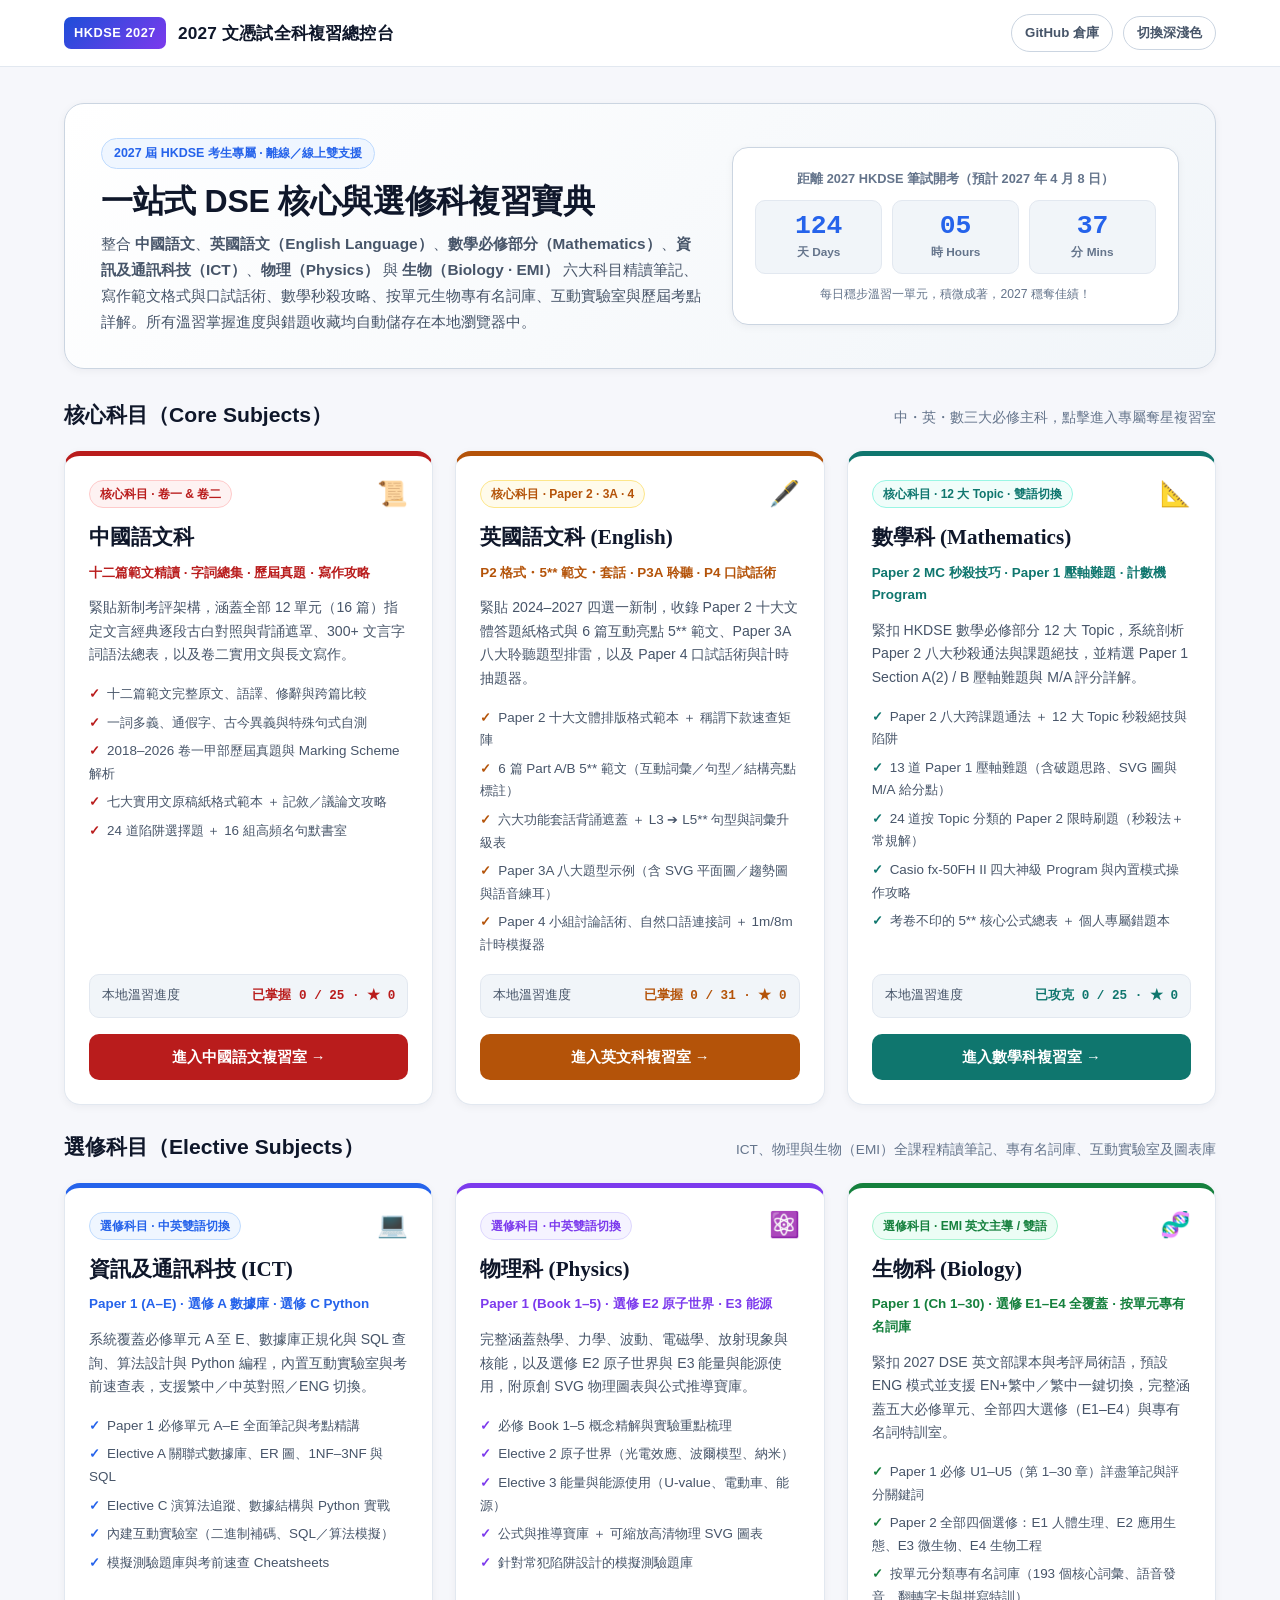
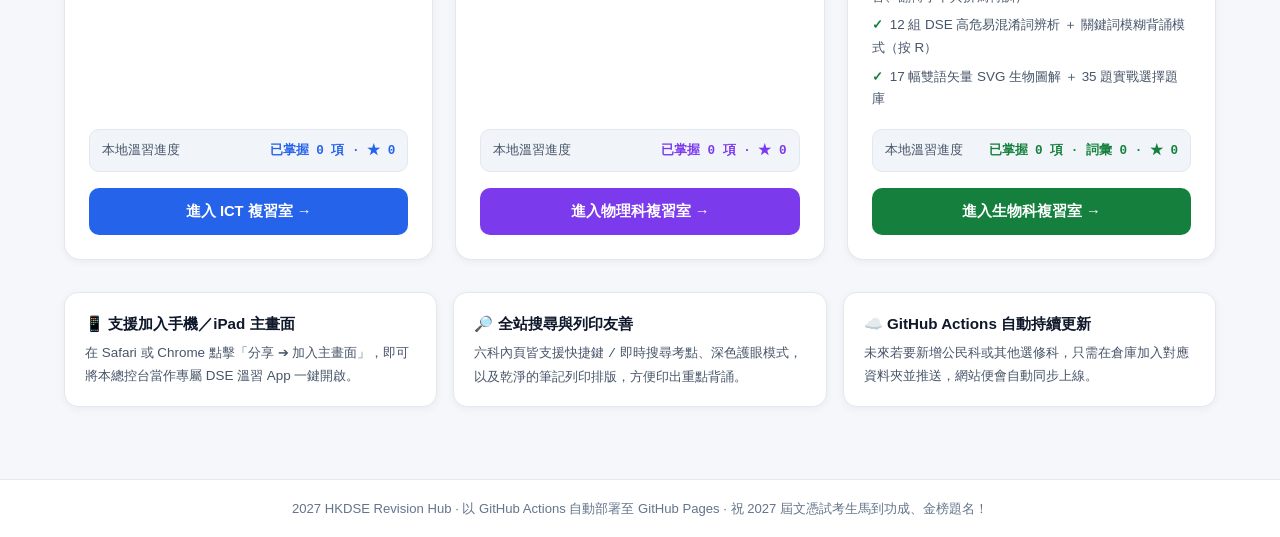
<file: index.html>
<!DOCTYPE html>
<html lang="zh-Hant" data-theme="light">
<head>
  <meta charset="UTF-8" />
  <meta name="viewport" content="width=device-width, initial-scale=1.0" />
  <title>2027 HKDSE 複習總控台 | 中國語文 · 英國語文 · 數學必修 · ICT · 物理 Physics · 生物 Biology</title>
  <style>
    :root {
      --bg: #f6f7fb;
      --surface: #ffffff;
      --surface-soft: #f1f5f9;
      --text: #0f172a;
      --text-secondary: #475569;
      --text-muted: #64748b;
      --border: #e2e8f0;
      --border-strong: #cbd5e1;

      --chi: #b91c1c;
      --chi-soft: #fef2f2;
      --chi-border: #fecaca;

      --eng: #b45309;
      --eng-soft: #fffbeb;
      --eng-border: #fde68a;

      --ict: #2563eb;
      --ict-soft: #eff6ff;
      --ict-border: #bfdbfe;

      --phy: #7c3aed;
      --phy-soft: #f5f3ff;
      --phy-border: #ddd6fe;

      --math: #0f766e;
      --math-soft: #f0fdfa;
      --math-border: #99f6e4;

      --bio: #15803d;
      --bio-soft: #ecfdf5;
      --bio-border: #a7f3d0;

      --emerald: #059669;
      --emerald-soft: #ecfdf5;

      --shadow-sm: 0 2px 8px rgba(15, 23, 42, 0.05);
      --shadow-md: 0 10px 28px rgba(15, 23, 42, 0.08);
      --shadow-lg: 0 18px 40px rgba(15, 23, 42, 0.12);

      --font-sans: "PingFang TC", "Hiragino Sans CNS", "Noto Sans TC", "Microsoft JhengHei", -apple-system, BlinkMacSystemFont, sans-serif;
      --font-serif: "Songti TC", "STSong", "Noto Serif TC", Georgia, serif;
      --font-mono: "JetBrains Mono", "SF Mono", Menlo, Consolas, monospace;
    }

    [data-theme="dark"] {
      --bg: #0b1120;
      --surface: #111827;
      --surface-soft: #1e293b;
      --text: #f8fafc;
      --text-secondary: #cbd5e1;
      --text-muted: #94a3b8;
      --border: #1e293b;
      --border-strong: #334155;

      --chi: #f87171;
      --chi-soft: rgba(185, 28, 28, 0.18);
      --chi-border: rgba(248, 113, 113, 0.35);

      --eng: #fbbf24;
      --eng-soft: rgba(217, 119, 6, 0.2);
      --eng-border: rgba(251, 191, 36, 0.38);

      --ict: #60a5fa;
      --ict-soft: rgba(37, 99, 235, 0.18);
      --ict-border: rgba(96, 165, 250, 0.35);

      --phy: #a78bfa;
      --phy-soft: rgba(124, 58, 237, 0.18);
      --phy-border: rgba(167, 139, 250, 0.35);

      --math: #2dd4bf;
      --math-soft: rgba(15, 118, 110, 0.2);
      --math-border: rgba(45, 212, 191, 0.35);

      --bio: #4ade80;
      --bio-soft: rgba(22, 163, 74, 0.18);
      --bio-border: rgba(74, 222, 128, 0.35);

      --emerald: #34d399;
      --emerald-soft: rgba(5, 150, 105, 0.18);
    }

    *, *::before, *::after { box-sizing: border-box; }
    body {
      margin: 0;
      font-family: var(--font-sans);
      background: var(--bg);
      color: var(--text);
      line-height: 1.68;
      min-height: 100vh;
      display: flex;
      flex-direction: column;
    }

    a { text-decoration: none; color: inherit; }

    /* Top Bar */
    .topbar {
      position: sticky;
      top: 0;
      z-index: 50;
      background: var(--surface);
      border-bottom: 1px solid var(--border);
      backdrop-filter: blur(10px);
    }
    .topbar-inner {
      max-width: 1200px;
      margin: 0 auto;
      padding: 14px 24px;
      display: flex;
      align-items: center;
      justify-content: space-between;
      gap: 16px;
    }
    .brand {
      display: flex;
      align-items: center;
      gap: 12px;
    }
    .brand-badge {
      background: linear-gradient(135deg, #1d4ed8, #7c3aed);
      color: #fff;
      font-weight: 800;
      font-size: 0.8rem;
      padding: 5px 10px;
      border-radius: 7px;
      letter-spacing: 0.04em;
    }
    .brand-title {
      font-weight: 800;
      font-size: 1.08rem;
      letter-spacing: 0.01em;
    }
    .topbar-actions {
      display: flex;
      align-items: center;
      gap: 10px;
    }
    .pill-btn {
      display: inline-flex;
      align-items: center;
      gap: 6px;
      padding: 7px 13px;
      border-radius: 999px;
      border: 1px solid var(--border-strong);
      background: var(--surface);
      color: var(--text-secondary);
      font-size: 0.83rem;
      font-weight: 600;
      cursor: pointer;
      transition: all 0.16s ease;
    }
    .pill-btn:hover {
      background: var(--surface-soft);
      color: var(--text);
    }

    /* Main Container */
    .container {
      max-width: 1200px;
      width: 100%;
      margin: 0 auto;
      padding: 36px 24px 72px;
      flex: 1;
    }

    /* Hero Banner */
    .hero {
      background: linear-gradient(135deg, var(--surface) 0%, var(--surface-soft) 100%);
      border: 1px solid var(--border-strong);
      border-radius: 20px;
      padding: 34px 36px;
      margin-bottom: 28px;
      box-shadow: var(--shadow-sm);
      display: grid;
      grid-template-columns: 1.35fr 1fr;
      gap: 28px;
      align-items: center;
    }
    .hero-eyebrow {
      display: inline-flex;
      align-items: center;
      gap: 7px;
      font-size: 0.78rem;
      font-weight: 700;
      color: var(--ict);
      background: var(--ict-soft);
      border: 1px solid var(--ict-border);
      padding: 4px 12px;
      border-radius: 999px;
      margin-bottom: 12px;
    }
    .hero h1 {
      margin: 0 0 10px;
      font-size: 2rem;
      line-height: 1.25;
      font-weight: 900;
      letter-spacing: -0.01em;
    }
    .hero p {
      margin: 0;
      color: var(--text-secondary);
      font-size: 0.96rem;
    }

    /* Countdown Box */
    .countdown-card {
      background: var(--surface);
      border: 1px solid var(--border-strong);
      border-radius: 16px;
      padding: 20px 22px;
      box-shadow: var(--shadow-sm);
      text-align: center;
    }
    .countdown-label {
      font-size: 0.8rem;
      font-weight: 700;
      color: var(--text-muted);
      margin-bottom: 10px;
    }
    .countdown-grid {
      display: grid;
      grid-template-columns: repeat(3, 1fr);
      gap: 10px;
    }
    .cd-unit {
      background: var(--surface-soft);
      border: 1px solid var(--border);
      border-radius: 10px;
      padding: 10px 6px;
    }
    .cd-num {
      font-family: var(--font-mono);
      font-size: 1.65rem;
      font-weight: 800;
      color: var(--ict);
      line-height: 1.15;
    }
    .cd-cap {
      font-size: 0.74rem;
      color: var(--text-muted);
      margin-top: 2px;
      font-weight: 600;
    }
    .countdown-note {
      margin-top: 10px;
      font-size: 0.76rem;
      color: var(--text-muted);
    }

    /* Subject Cards Grid */
    .section-head {
      display: flex;
      align-items: baseline;
      justify-content: space-between;
      flex-wrap: wrap;
      gap: 10px;
      margin: 8px 0 18px;
    }
    .section-head h2 {
      margin: 0;
      font-size: 1.32rem;
      font-weight: 800;
    }
    .section-head span {
      font-size: 0.85rem;
      color: var(--text-muted);
    }

    .subjects-grid {
      display: grid;
      grid-template-columns: repeat(3, minmax(0, 1fr));
      gap: 22px;
      margin-bottom: 32px;
    }
    .subjects-grid-core {
      display: grid;
      grid-template-columns: repeat(3, minmax(0, 1fr));
      gap: 22px;
      margin-bottom: 24px;
    }

    .subject-card {
      background: var(--surface);
      border: 1px solid var(--border);
      border-top: 5px solid var(--accent);
      border-radius: 16px;
      padding: 24px;
      display: flex;
      flex-direction: column;
      box-shadow: var(--shadow-sm);
      transition: transform 0.2s ease, box-shadow 0.2s ease, border-color 0.2s ease;
    }
    .subject-card:hover {
      transform: translateY(-4px);
      box-shadow: var(--shadow-lg);
    }
    .card-chi { --accent: var(--chi); --accent-soft: var(--chi-soft); --accent-border: var(--chi-border); }
    .card-eng { --accent: var(--eng); --accent-soft: var(--eng-soft); --accent-border: var(--eng-border); }
    .card-math { --accent: var(--math); --accent-soft: var(--math-soft); --accent-border: var(--math-border); }
    .card-ict { --accent: var(--ict); --accent-soft: var(--ict-soft); --accent-border: var(--ict-border); }
    .card-phy { --accent: var(--phy); --accent-soft: var(--phy-soft); --accent-border: var(--phy-border); }
    .card-bio { --accent: var(--bio); --accent-soft: var(--bio-soft); --accent-border: var(--bio-border); }

    .card-top {
      display: flex;
      align-items: center;
      justify-content: space-between;
      gap: 10px;
      margin-bottom: 12px;
    }
    .subject-tag {
      font-size: 0.75rem;
      font-weight: 800;
      padding: 3px 10px;
      border-radius: 999px;
      background: var(--accent-soft);
      color: var(--accent);
      border: 1px solid var(--accent-border);
    }
    .subject-icon {
      font-size: 1.55rem;
      line-height: 1;
    }
    .subject-card h3 {
      margin: 0 0 6px;
      font-size: 1.32rem;
      font-weight: 800;
      font-family: var(--font-serif);
    }
    .subject-sub {
      font-size: 0.84rem;
      font-weight: 600;
      color: var(--accent);
      margin-bottom: 12px;
    }
    .subject-desc {
      margin: 0 0 16px;
      font-size: 0.88rem;
      color: var(--text-secondary);
    }

    .feature-list {
      list-style: none;
      padding: 0;
      margin: 0 0 18px;
      display: flex;
      flex-direction: column;
      gap: 6px;
      font-size: 0.84rem;
      color: var(--text-secondary);
      flex: 1;
    }
    .feature-list li::before {
      content: "✓";
      color: var(--accent);
      font-weight: 800;
      margin-right: 7px;
    }

    .progress-mini {
      background: var(--surface-soft);
      border: 1px solid var(--border);
      border-radius: 10px;
      padding: 10px 12px;
      margin-bottom: 16px;
      font-size: 0.79rem;
      display: flex;
      justify-content: space-between;
      align-items: center;
      color: var(--text-secondary);
    }
    .progress-mini strong {
      color: var(--accent);
      font-family: var(--font-mono);
    }

    .enter-btn {
      display: flex;
      align-items: center;
      justify-content: center;
      gap: 8px;
      width: 100%;
      padding: 11px 16px;
      border-radius: 10px;
      background: var(--accent);
      color: #fff;
      font-weight: 700;
      font-size: 0.92rem;
      transition: filter 0.15s ease;
    }
    .enter-btn:hover {
      filter: brightness(1.08);
    }

    /* Feature Strip */
    .tips-grid {
      display: grid;
      grid-template-columns: repeat(3, minmax(0, 1fr));
      gap: 16px;
    }
    .tip-card {
      background: var(--surface);
      border: 1px solid var(--border);
      border-radius: 14px;
      padding: 18px 20px;
      box-shadow: var(--shadow-sm);
    }
    .tip-card h4 {
      margin: 0 0 6px;
      font-size: 0.95rem;
      font-weight: 800;
    }
    .tip-card p {
      margin: 0;
      font-size: 0.84rem;
      color: var(--text-secondary);
    }

    footer {
      border-top: 1px solid var(--border);
      background: var(--surface);
      padding: 18px 24px;
      text-align: center;
      font-size: 0.82rem;
      color: var(--text-muted);
    }

    @media (max-width: 1080px) {
      .subjects-grid-core, .subjects-grid {
        grid-template-columns: repeat(2, minmax(0, 1fr));
      }
    }
    @media (max-width: 960px) {
      .hero, .subjects-grid, .subjects-grid-core, .tips-grid {
        grid-template-columns: 1fr;
      }
      .hero { padding: 24px 22px; }
      .hero h1 { font-size: 1.65rem; }
    }
  </style>
</head>
<body>
  <header class="topbar">
    <div class="topbar-inner">
      <div class="brand">
        <span class="brand-badge">HKDSE 2027</span>
        <span class="brand-title">2027 文憑試全科複習總控台</span>
      </div>
      <div class="topbar-actions">
        <a class="pill-btn" href="https://github.com/mulv888/hkdse-2027" target="_blank" rel="noopener">GitHub 倉庫</a>
        <button class="pill-btn" id="themeBtn" type="button">切換深淺色</button>
      </div>
    </div>
  </header>

  <main class="container">
    <section class="hero">
      <div>
        <div class="hero-eyebrow">2027 屆 HKDSE 考生專屬 · 離線／線上雙支援</div>
        <h1>一站式 DSE 核心與選修科複習寶典</h1>
        <p>整合 <strong>中國語文</strong>、<strong>英國語文（English Language）</strong>、<strong>數學必修部分（Mathematics）</strong>、<strong>資訊及通訊科技（ICT）</strong>、<strong>物理（Physics）</strong> 與 <strong>生物（Biology · EMI）</strong> 六大科目精讀筆記、寫作範文格式與口試話術、數學秒殺攻略、按單元生物專有名詞庫、互動實驗室與歷屆考點詳解。所有溫習掌握進度與錯題收藏均自動儲存在本地瀏覽器中。</p>
      </div>
      <div class="countdown-card">
        <div class="countdown-label">距離 2027 HKDSE 筆試開考（預計 2027 年 4 月 8 日）</div>
        <div class="countdown-grid">
          <div class="cd-unit">
            <div class="cd-num" id="cdDays">--</div>
            <div class="cd-cap">天 Days</div>
          </div>
          <div class="cd-unit">
            <div class="cd-num" id="cdHours">--</div>
            <div class="cd-cap">時 Hours</div>
          </div>
          <div class="cd-unit">
            <div class="cd-num" id="cdMins">--</div>
            <div class="cd-cap">分 Mins</div>
          </div>
        </div>
        <div class="countdown-note">每日穩步溫習一單元，積微成著，2027 穩奪佳績！</div>
      </div>
    </section>

    <div class="section-head">
      <h2>核心科目（Core Subjects）</h2>
      <span>中・英・數三大必修主科，點擊進入專屬奪星複習室</span>
    </div>

    <section class="subjects-grid-core">
      <!-- Chinese -->
      <article class="subject-card card-chi">
        <div class="card-top">
          <span class="subject-tag">核心科目 · 卷一 &amp; 卷二</span>
          <span class="subject-icon">📜</span>
        </div>
        <h3>中國語文科</h3>
        <div class="subject-sub">十二篇範文精讀 · 字詞總集 · 歷屆真題 · 寫作攻略</div>
        <p class="subject-desc">緊貼新制考評架構，涵蓋全部 12 單元（16 篇）指定文言經典逐段古白對照與背誦遮罩、300+ 文言字詞語法總表，以及卷二實用文與長文寫作。</p>
        <ul class="feature-list">
          <li>十二篇範文完整原文、語譯、修辭與跨篇比較</li>
          <li>一詞多義、通假字、古今異義與特殊句式自測</li>
          <li>2018–2026 卷一甲部歷屆真題與 Marking Scheme 解析</li>
          <li>七大實用文原稿紙格式範本 ＋ 記敘／議論文攻略</li>
          <li>24 道陷阱選擇題 ＋ 16 組高頻名句默書室</li>
        </ul>
        <div class="progress-mini">
          <span>本地溫習進度</span>
          <strong id="progChi">已掌握 0 項 · ★ 0</strong>
        </div>
        <a class="enter-btn" href="./chinese/index.html">進入中國語文複習室 →</a>
      </article>

      <!-- English -->
      <article class="subject-card card-eng">
        <div class="card-top">
          <span class="subject-tag">核心科目 · Paper 2 · 3A · 4</span>
          <span class="subject-icon">🖋️</span>
        </div>
        <h3>英國語文科 (English)</h3>
        <div class="subject-sub">P2 格式・5** 範文・套話 · P3A 聆聽 · P4 口試話術</div>
        <p class="subject-desc">緊貼 2024–2027 四選一新制，收錄 Paper 2 十大文體答題紙格式與 6 篇互動亮點 5** 範文、Paper 3A 八大聆聽題型排雷，以及 Paper 4 口試話術與計時抽題器。</p>
        <ul class="feature-list">
          <li>Paper 2 十大文體排版格式範本 ＋ 稱謂下款速查矩陣</li>
          <li>6 篇 Part A/B 5** 範文（互動詞彙／句型／結構亮點標註）</li>
          <li>六大功能套話背誦遮蓋 ＋ L3 ➔ L5** 句型與詞彙升級表</li>
          <li>Paper 3A 八大題型示例（含 SVG 平面圖／趨勢圖與語音練耳）</li>
          <li>Paper 4 小組討論話術、自然口語連接詞 ＋ 1m/8m 計時模擬器</li>
        </ul>
        <div class="progress-mini">
          <span>本地溫習進度</span>
          <strong id="progEng">已掌握 0 / 31 · ★ 0</strong>
        </div>
        <a class="enter-btn" href="./english/index.html">進入英文科複習室 →</a>
      </article>

      <!-- Mathematics -->
      <article class="subject-card card-math">
        <div class="card-top">
          <span class="subject-tag">核心科目 · 12 大 Topic · 雙語切換</span>
          <span class="subject-icon">📐</span>
        </div>
        <h3>數學科 (Mathematics)</h3>
        <div class="subject-sub">Paper 2 MC 秒殺技巧 · Paper 1 壓軸難題 · 計數機 Program</div>
        <p class="subject-desc">緊扣 HKDSE 數學必修部分 12 大 Topic，系統剖析 Paper 2 八大秒殺通法與課題絕技，並精選 Paper 1 Section A(2) / B 壓軸難題與 M/A 評分詳解。</p>
        <ul class="feature-list">
          <li>Paper 2 八大跨課題通法 ＋ 12 大 Topic 秒殺絕技與陷阱</li>
          <li>13 道 Paper 1 壓軸難題（含破題思路、SVG 圖與 M/A 給分點）</li>
          <li>24 道按 Topic 分類的 Paper 2 限時刷題（秒殺法＋常規解）</li>
          <li>Casio fx-50FH II 四大神級 Program 與內置模式操作攻略</li>
          <li>考卷不印的 5** 核心公式總表 ＋ 個人專屬錯題本</li>
        </ul>
        <div class="progress-mini">
          <span>本地溫習進度</span>
          <strong id="progMath">已攻克 0 / 25 · ★ 0</strong>
        </div>
        <a class="enter-btn" href="./maths/index.html">進入數學科複習室 →</a>
      </article>
    </section>

    <div class="section-head">
      <h2>選修科目（Elective Subjects）</h2>
      <span>ICT、物理與生物（EMI）全課程精讀筆記、專有名詞庫、互動實驗室及圖表庫</span>
    </div>

    <section class="subjects-grid">

      <!-- ICT -->
      <article class="subject-card card-ict">
        <div class="card-top">
          <span class="subject-tag">選修科目 · 中英雙語切換</span>
          <span class="subject-icon">💻</span>
        </div>
        <h3>資訊及通訊科技 (ICT)</h3>
        <div class="subject-sub">Paper 1 (A–E) · 選修 A 數據庫 · 選修 C Python</div>
        <p class="subject-desc">系統覆蓋必修單元 A 至 E、數據庫正規化與 SQL 查詢、算法設計與 Python 編程，內置互動實驗室與考前速查表，支援繁中／中英對照／ENG 切換。</p>
        <ul class="feature-list">
          <li>Paper 1 必修單元 A–E 全面筆記與考點精講</li>
          <li>Elective A 關聯式數據庫、ER 圖、1NF–3NF 與 SQL</li>
          <li>Elective C 演算法追蹤、數據結構與 Python 實戰</li>
          <li>內建互動實驗室（二進制補碼、SQL／算法模擬）</li>
          <li>模擬測驗題庫與考前速查 Cheatsheets</li>
        </ul>
        <div class="progress-mini">
          <span>本地溫習進度</span>
          <strong id="progIct">已掌握 0 項 · ★ 0</strong>
        </div>
        <a class="enter-btn" href="./ict/index.html">進入 ICT 複習室 →</a>
      </article>

      <!-- Physics -->
      <article class="subject-card card-phy">
        <div class="card-top">
          <span class="subject-tag">選修科目 · 中英雙語切換</span>
          <span class="subject-icon">⚛️</span>
        </div>
        <h3>物理科 (Physics)</h3>
        <div class="subject-sub">Paper 1 (Book 1–5) · 選修 E2 原子世界 · E3 能源</div>
        <p class="subject-desc">完整涵蓋熱學、力學、波動、電磁學、放射現象與核能，以及選修 E2 原子世界與 E3 能量與能源使用，附原創 SVG 物理圖表與公式推導寶庫。</p>
        <ul class="feature-list">
          <li>必修 Book 1–5 概念精解與實驗重點梳理</li>
          <li>Elective 2 原子世界（光電效應、波爾模型、納米）</li>
          <li>Elective 3 能量與能源使用（U-value、電動車、能源）</li>
          <li>公式與推導寶庫 ＋ 可縮放高清物理 SVG 圖表</li>
          <li>針對常犯陷阱設計的模擬測驗題庫</li>
        </ul>
        <div class="progress-mini">
          <span>本地溫習進度</span>
          <strong id="progPhy">已掌握 0 項 · ★ 0</strong>
        </div>
        <a class="enter-btn" href="./physics/index.html">進入物理科複習室 →</a>
      </article>

      <!-- Biology -->
      <article class="subject-card card-bio">
        <div class="card-top">
          <span class="subject-tag">選修科目 · EMI 英文主導 / 雙語</span>
          <span class="subject-icon">🧬</span>
        </div>
        <h3>生物科 (Biology)</h3>
        <div class="subject-sub">Paper 1 (Ch 1–30) · 選修 E1–E4 全覆蓋 · 按單元專有名詞庫</div>
        <p class="subject-desc">緊扣 2027 DSE 英文部課本與考評局術語，預設 ENG 模式並支援 EN+繁中／繁中一鍵切換，完整涵蓋五大必修單元、全部四大選修（E1–E4）與專有名詞特訓室。</p>
        <ul class="feature-list">
          <li>Paper 1 必修 U1–U5（第 1–30 章）詳盡筆記與評分關鍵詞</li>
          <li>Paper 2 全部四個選修：E1 人體生理、E2 應用生態、E3 微生物、E4 生物工程</li>
          <li>按單元分類專有名詞庫（193 個核心詞彙、語音發音、翻轉字卡與拼寫特訓）</li>
          <li>12 組 DSE 高危易混淆詞辨析 ＋ 關鍵詞模糊背誦模式（按 R）</li>
          <li>17 幅雙語矢量 SVG 生物圖解 ＋ 35 題實戰選擇題庫</li>
        </ul>
        <div class="progress-mini">
          <span>本地溫習進度</span>
          <strong id="progBio">已掌握 0 項 · 詞彙 0</strong>
        </div>
        <a class="enter-btn" href="./biology/index.html">進入生物科複習室 →</a>
      </article>
    </section>

    <section class="tips-grid">
      <div class="tip-card">
        <h4>📱 支援加入手機／iPad 主畫面</h4>
        <p>在 Safari 或 Chrome 點擊「分享 ➔ 加入主畫面」，即可將本總控台當作專屬 DSE 溫習 App 一鍵開啟。</p>
      </div>
      <div class="tip-card">
        <h4>🔎 全站搜尋與列印友善</h4>
        <p>六科內頁皆支援快捷鍵 <code>/</code> 即時搜尋考點、深色護眼模式，以及乾淨的筆記列印排版，方便印出重點背誦。</p>
      </div>
      <div class="tip-card">
        <h4>☁️ GitHub Actions 自動持續更新</h4>
        <p>未來若要新增公民科或其他選修科，只需在倉庫加入對應資料夾並推送，網站便會自動同步上線。</p>
      </div>
    </section>
  </main>

  <footer>
    2027 HKDSE Revision Hub · 以 GitHub Actions 自動部署至 GitHub Pages · 祝 2027 屆文憑試考生馬到功成、金榜題名！
  </footer>

  <script>
    (function () {
      /* Theme Toggle */
      var savedTheme = localStorage.getItem("dse2027_hub_theme");
      if (savedTheme === "dark" || savedTheme === "light") {
        document.documentElement.setAttribute("data-theme", savedTheme);
      }
      document.getElementById("themeBtn").addEventListener("click", function () {
        var next = document.documentElement.getAttribute("data-theme") === "dark" ? "light" : "dark";
        document.documentElement.setAttribute("data-theme", next);
        try { localStorage.setItem("dse2027_hub_theme", next); } catch (e) {}
      });

      /* 2027 HKDSE Countdown (Estimated 2027-04-08 08:30 HKT) */
      var target = new Date("2027-04-08T08:30:00+08:00").getTime();
      function tick() {
        var diff = Math.max(0, target - Date.now());
        var days = Math.floor(diff / 86400000);
        var hours = Math.floor((diff % 86400000) / 3600000);
        var mins = Math.floor((diff % 3600000) / 60000);
        document.getElementById("cdDays").textContent = String(days);
        document.getElementById("cdHours").textContent = String(hours).padStart(2, "0");
        document.getElementById("cdMins").textContent = String(mins).padStart(2, "0");
      }
      tick();
      setInterval(tick, 30000);

      /* Read Real-time Progress Across All 5 Subjects from Shared Origin localStorage */
      function countObj(key) {
        try {
          var v = JSON.parse(localStorage.getItem(key) || "{}");
          return Array.isArray(v) ? v.length : Object.keys(v).length;
        } catch (e) { return 0; }
      }
      document.getElementById("progChi").textContent =
        "已掌握 " + countObj("dse2027_chi_done_v1") + " / 25 · ★ " + countObj("dse2027_chi_star_v1");
      document.getElementById("progEng").textContent =
        "已掌握 " + countObj("dse2027_eng_mastered") + " / 31 · ★ " + countObj("dse2027_eng_bookmarks");
      document.getElementById("progMath").textContent =
        "已攻克 " + countObj("dse2027_math_mastered") + " / 25 · ★ " + countObj("dse2027_math_bookmarks");
      document.getElementById("progIct").textContent =
        "已掌握 " + countObj("dse_ict_2027_mastered") + " 項 · ★ " + countObj("dse_ict_2027_bookmarks");
      document.getElementById("progPhy").textContent =
        "已掌握 " + countObj("dse2027_phy_mastered") + " 項 · ★ " + countObj("dse2027_phy_bookmarks");
      document.getElementById("progBio").textContent =
        "已掌握 " + countObj("dse2027_bio_mastered") + " 項 · 詞彙 " + countObj("dse2027_bio_vocab_mastered") + " · ★ " + countObj("dse2027_bio_bookmarks");
    })();
  </script>
</body>
</html>
</file>
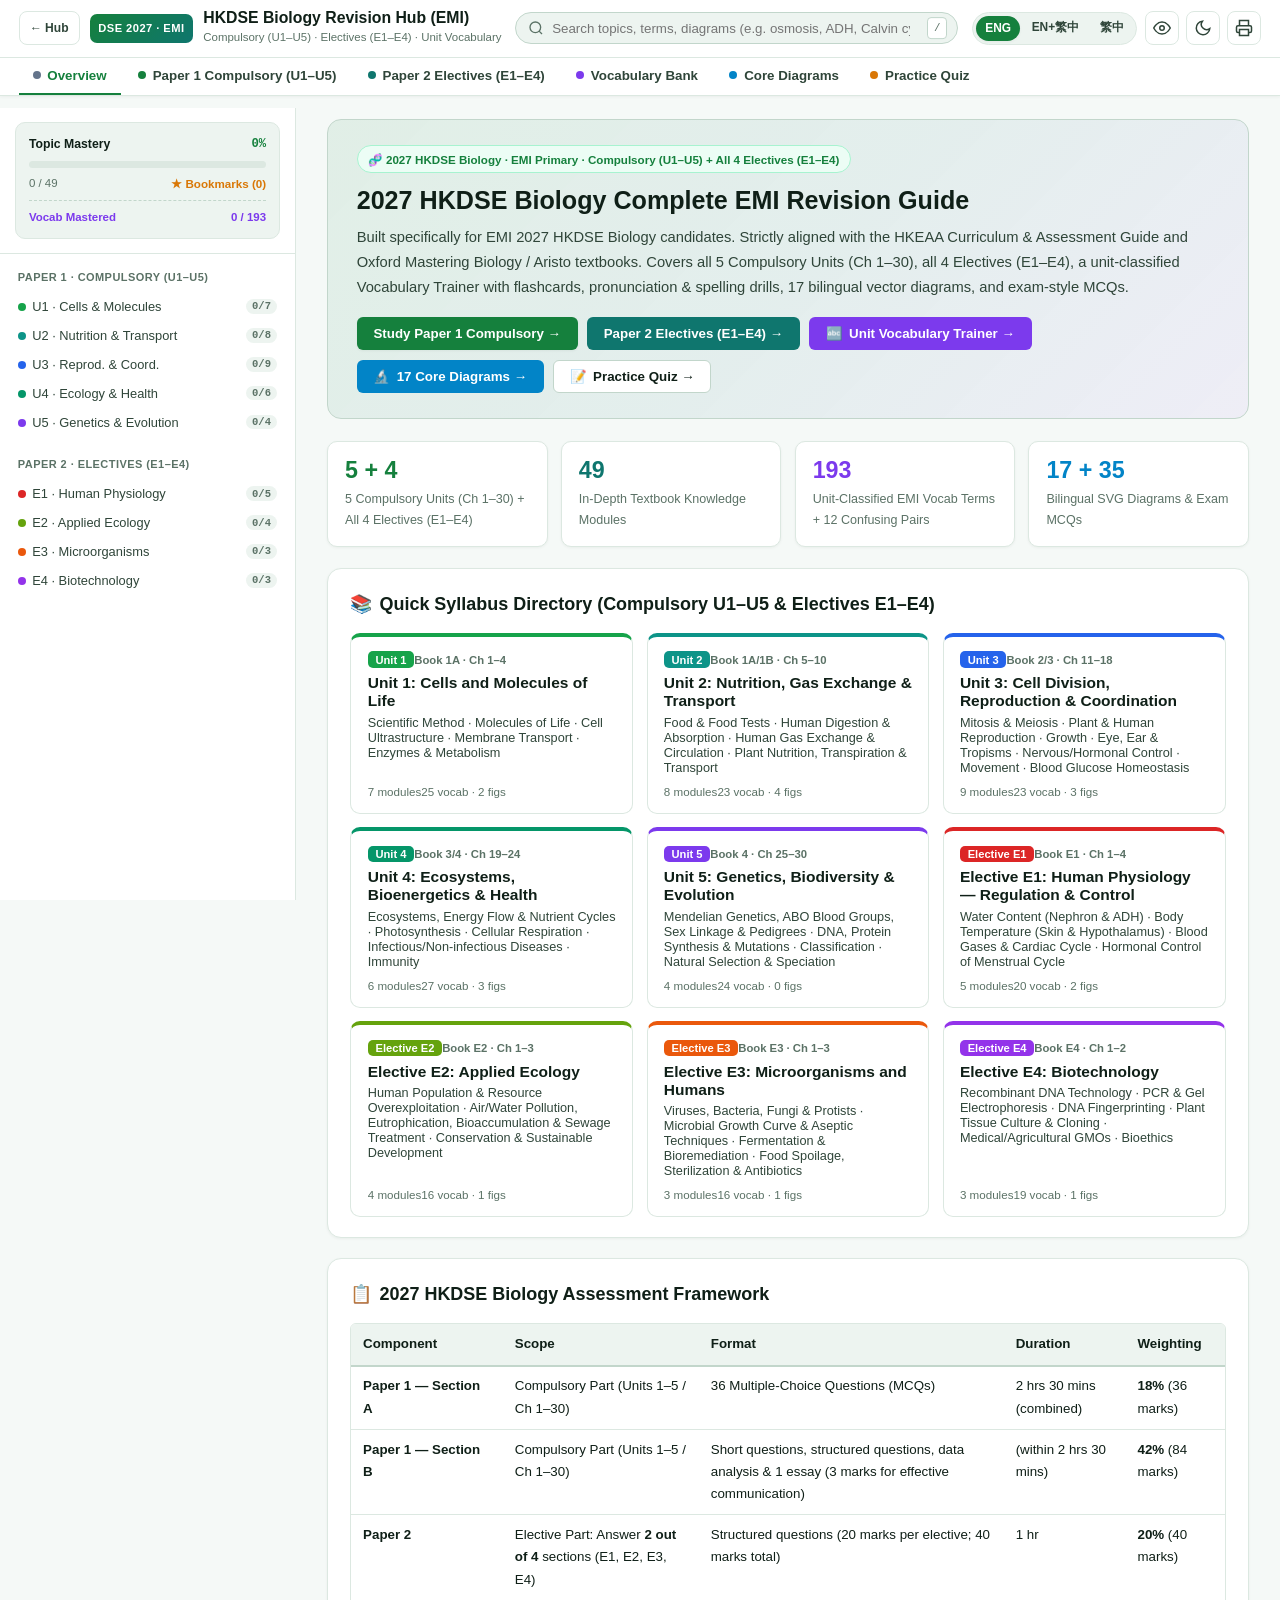
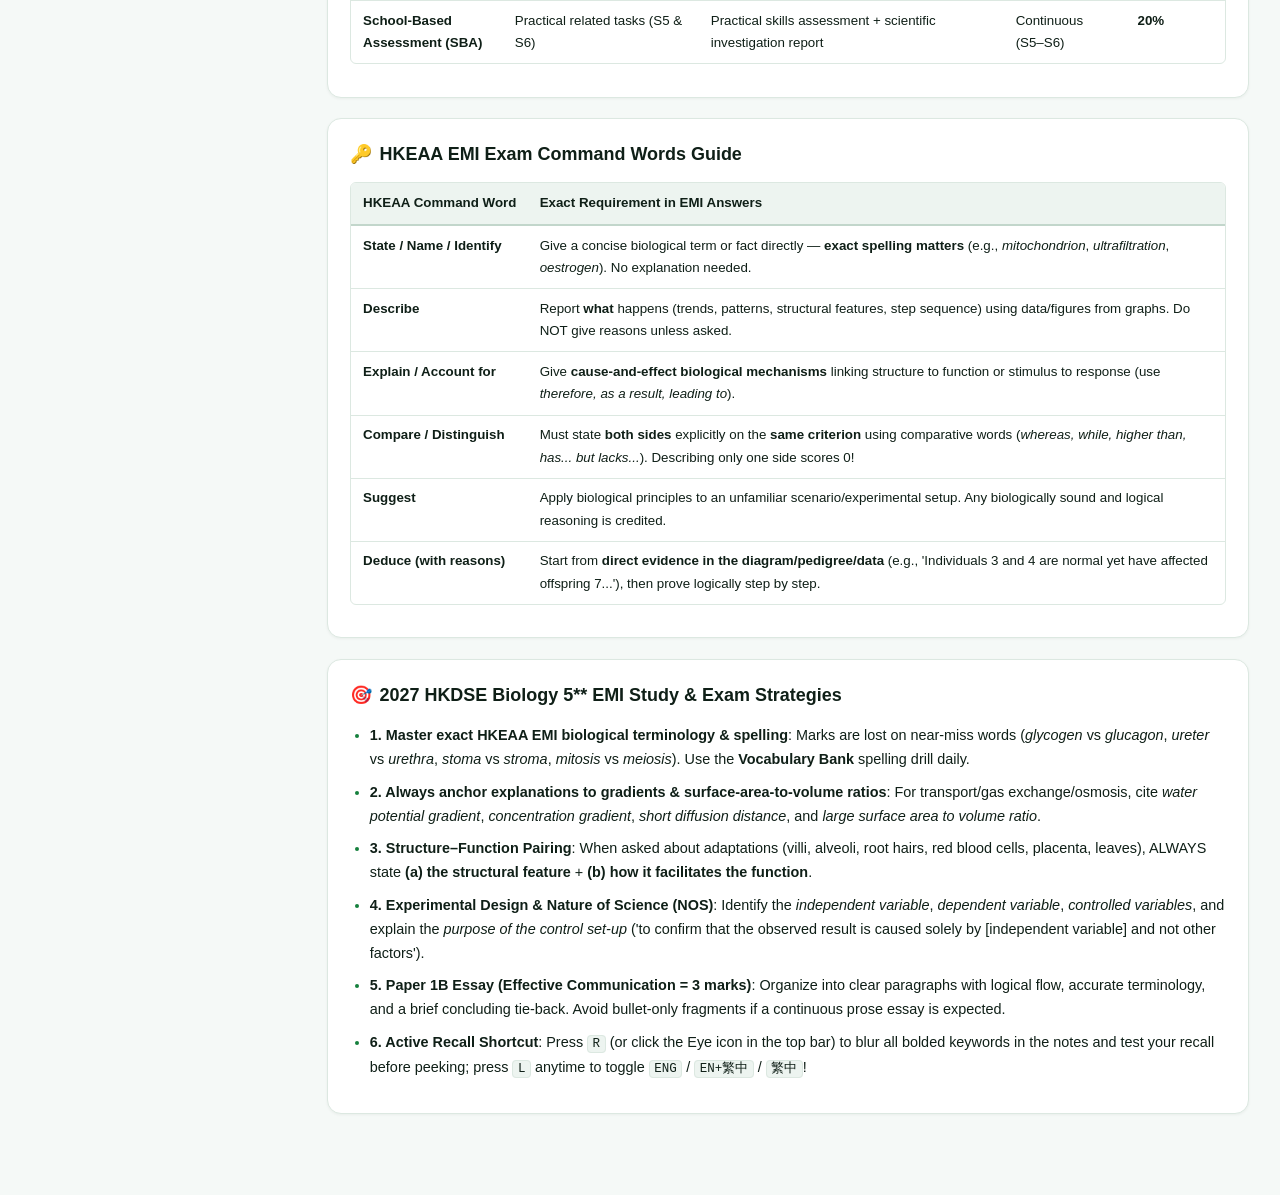
<file: biology/index.html>
<!DOCTYPE html>
<html lang="en" data-theme="light" data-lang="en">
<head>
  <meta charset="UTF-8" />
  <meta name="viewport" content="width=device-width, initial-scale=1.0" />
  <title>2027 HKDSE Biology Revision Hub (EMI) | Compulsory (U1–U5) · Electives (E1–E4) · Vocabulary</title>
  <link rel="stylesheet" href="css/styles.css" />
</head>
<body>
  <!-- Sticky Top Header -->
  <header class="topbar" id="topbar">
    <div class="topbar-inner">
      <div class="topbar-left">
        <button class="icon-btn mobile-menu-btn" id="mobileMenuBtn" aria-label="Toggle navigation menu" title="Menu / 目錄">
          <svg width="20" height="20" viewBox="0 0 24 24" fill="none" stroke="currentColor" stroke-width="2" stroke-linecap="round"><line x1="3" y1="6" x2="21" y2="6"/><line x1="3" y1="12" x2="21" y2="12"/><line x1="3" y1="18" x2="21" y2="18"/></svg>
        </button>
        <a href="../index.html" class="icon-btn back-hub-btn" title="Back to 2027 HKDSE Hub / 返回科目總覽">← Hub</a>
        <a href="#overview" class="brand" id="brandLink">
          <span class="brand-badge">DSE 2027 · EMI</span>
          <span class="brand-text">
            <span class="brand-title" data-i18n="siteTitle">HKDSE Biology Revision Hub</span>
            <span class="brand-sub" data-i18n="siteSub">Compulsory (Ch 1–30) · Electives E1–E4 · Unit Vocabulary</span>
          </span>
        </a>
      </div>

      <!-- Global Search -->
      <div class="search-wrap" id="searchWrap">
        <svg class="search-icon" width="16" height="16" viewBox="0 0 24 24" fill="none" stroke="currentColor" stroke-width="2"><circle cx="11" cy="11" r="8"/><line x1="21" y1="21" x2="16.65" y2="16.65"/></svg>
        <input type="search" id="globalSearch" class="search-input" autocomplete="off" placeholder="Search topics, terms, diagrams (e.g. osmosis, ADH, Calvin cycle, PCR, 滲透)..." />
        <kbd class="search-kbd">/</kbd>
        <div class="search-results" id="searchResults" hidden></div>
      </div>

      <!-- Header Controls -->
      <div class="topbar-right">
        <div class="lang-switch" role="group" aria-label="Language mode">
          <button class="lang-btn active" data-set-lang="en" title="English EMI Primary (Press L to switch)">ENG</button>
          <button class="lang-btn" data-set-lang="both" title="Bilingual EN + TC (Press L to switch)">EN+繁中</button>
          <button class="lang-btn" data-set-lang="zh" title="繁體中文（按 L 切換）">繁中</button>
        </div>
        <button class="icon-btn" id="recallToggle" aria-label="Toggle active recall blur" title="Active Recall Mode: Hide/Reveal bold keywords (Press R)">
          <svg width="18" height="18" viewBox="0 0 24 24" fill="none" stroke="currentColor" stroke-width="2"><path d="M1 12s4-8 11-8 11 8 11 8-4 8-11 8-11-8-11-8z"/><circle cx="12" cy="12" r="3"/></svg>
        </button>
        <button class="icon-btn" id="themeToggle" aria-label="Toggle dark mode" title="Toggle Dark/Light Theme">
          <svg class="icon-sun" width="18" height="18" viewBox="0 0 24 24" fill="none" stroke="currentColor" stroke-width="2"><circle cx="12" cy="12" r="5"/><line x1="12" y1="1" x2="12" y2="3"/><line x1="12" y1="21" x2="12" y2="23"/><line x1="4.22" y1="4.22" x2="5.64" y2="5.64"/><line x1="18.36" y1="18.36" x2="19.78" y2="19.78"/><line x1="1" y1="12" x2="3" y2="12"/><line x1="21" y1="12" x2="23" y2="12"/><line x1="4.22" y1="19.78" x2="5.64" y2="18.36"/><line x1="18.36" y1="5.64" x2="19.78" y2="4.22"/></svg>
          <svg class="icon-moon" width="18" height="18" viewBox="0 0 24 24" fill="none" stroke="currentColor" stroke-width="2"><path d="M21 12.79A9 9 0 1 1 11.21 3 7 7 0 0 0 21 12.79z"/></svg>
        </button>
        <button class="icon-btn print-btn" id="printBtn" aria-label="Print current page" title="Print Notes / Vocab List">
          <svg width="18" height="18" viewBox="0 0 24 24" fill="none" stroke="currentColor" stroke-width="2"><polyline points="6 9 6 2 18 2 18 9"/><path d="M6 18H4a2 2 0 0 1-2-2v-5a2 2 0 0 1 2-2h16a2 2 0 0 1 2 2v5a2 2 0 0 1-2 2h-2"/><rect x="6" y="14" width="12" height="8"/></svg>
        </button>
      </div>
    </div>

    <!-- Primary Section Tabs -->
    <nav class="section-tabs" id="sectionTabs" aria-label="Primary sections">
      <div class="section-tabs-inner">
        <button class="tab-btn active" data-view="overview" id="tab-overview">
          <span class="tab-dot dot-slate"></span>
          <span data-i18n="navOverview">Overview</span>
        </button>
        <button class="tab-btn" data-view="compulsory" id="tab-compulsory">
          <span class="tab-dot dot-core"></span>
          <span data-i18n="navCompulsory">Paper 1 Compulsory (U1–U5)</span>
        </button>
        <button class="tab-btn" data-view="electives" id="tab-electives">
          <span class="tab-dot dot-elec"></span>
          <span data-i18n="navElectives">Paper 2 Electives (E1–E4)</span>
        </button>
        <button class="tab-btn" data-view="vocab" id="tab-vocab">
          <span class="tab-dot dot-vocab"></span>
          <span data-i18n="navVocab">Vocabulary Bank</span>
        </button>
        <button class="tab-btn" data-view="diagrams" id="tab-diagrams">
          <span class="tab-dot dot-diag"></span>
          <span data-i18n="navDiagrams">Core Diagrams</span>
        </button>
        <button class="tab-btn" data-view="quiz" id="tab-quiz">
          <span class="tab-dot dot-quiz"></span>
          <span data-i18n="navQuiz">Practice Quiz</span>
        </button>
      </div>
    </nav>
  </header>

  <!-- Main Workspace Layout -->
  <div class="app-shell">
    <!-- Left Sidebar -->
    <aside class="sidebar" id="sidebar" aria-label="Syllabus navigation">
      <div class="sidebar-header">
        <div class="progress-widget">
          <div class="progress-row">
            <span class="progress-label" data-i18n="masteryProgress">Topic Mastery</span>
            <span class="progress-pct" id="masteryPct">0%</span>
          </div>
          <div class="progress-track">
            <div class="progress-fill" id="masteryFill" style="width: 0%"></div>
          </div>
          <div class="progress-meta">
            <span id="masteryCount">0 / 0</span>
            <button class="text-link-btn" id="filterBookmarksBtn">★ Bookmarks (0)</button>
          </div>
          <div class="progress-meta vocab-meta">
            <span data-i18n="vocabMastery">Vocab Mastered</span>
            <strong id="vocabMasteryCount">0 / 0</strong>
          </div>
        </div>
      </div>
      <div class="sidebar-nav" id="sidebarNav"></div>
    </aside>

    <!-- Mobile Backdrop -->
    <div class="sidebar-backdrop" id="sidebarBackdrop"></div>

    <!-- Main Content -->
    <main class="main-content" id="mainContent"></main>
  </div>

  <!-- Diagram Zoom Lightbox Modal -->
  <div class="modal-overlay" id="diagramModal" hidden aria-modal="true" role="dialog">
    <div class="modal-card">
      <div class="modal-header">
        <div class="modal-title-wrap" id="modalTitle"></div>
        <button class="icon-btn" id="closeModalBtn" aria-label="Close">
          <svg width="20" height="20" viewBox="0 0 24 24" fill="none" stroke="currentColor" stroke-width="2.2"><line x1="18" y1="6" x2="6" y2="18"/><line x1="6" y1="6" x2="18" y2="18"/></svg>
        </button>
      </div>
      <div class="modal-body" id="modalBody"></div>
    </div>
  </div>

  <!-- Back to top -->
  <button class="back-to-top" id="backToTop" aria-label="Back to top" title="Back to top">
    <svg width="18" height="18" viewBox="0 0 24 24" fill="none" stroke="currentColor" stroke-width="2.5"><polyline points="18 15 12 9 6 15"/></svg>
  </button>

  <!-- Global Data Registries (file:// friendly, zero CORS / zero external CDN) -->
  <script>
    window.BIO_META = {};
    window.BIO_UNITS = [];
    window.BIO_VOCAB = [];
    window.BIO_CONFUSING_PAIRS = [];
    window.BIO_DIAGRAMS_DATA = [];
    window.BIO_QUIZZES = [];
  </script>

  <!-- Offline Text & SVG Diagram Engines -->
  <script src="js/text.js"></script>
  <script src="js/diagrams.js"></script>

  <!-- Metadata & Syllabus Data Modules -->
  <script src="data/meta.js"></script>
  <script src="data/unit1_cells.js"></script>
  <script src="data/unit2_organisms.js"></script>
  <script src="data/unit3_coordination.js"></script>
  <script src="data/unit4_ecology_health.js"></script>
  <script src="data/unit5_genetics_evo.js"></script>
  <script src="data/elective_e1.js"></script>
  <script src="data/elective_e2.js"></script>
  <script src="data/elective_e3.js"></script>
  <script src="data/elective_e4.js"></script>

  <!-- Vocabulary, Diagrams Metadata & Quizzes -->
  <script src="data/vocab_core.js"></script>
  <script src="data/vocab_electives.js"></script>
  <script src="data/diagrams_data.js"></script>
  <script src="data/quizzes.js"></script>

  <!-- Interactive Modules & Main SPA Controller -->
  <script src="js/vocab.js"></script>
  <script src="js/quiz.js"></script>
  <script src="js/app.js"></script>
</body>
</html>
</file>
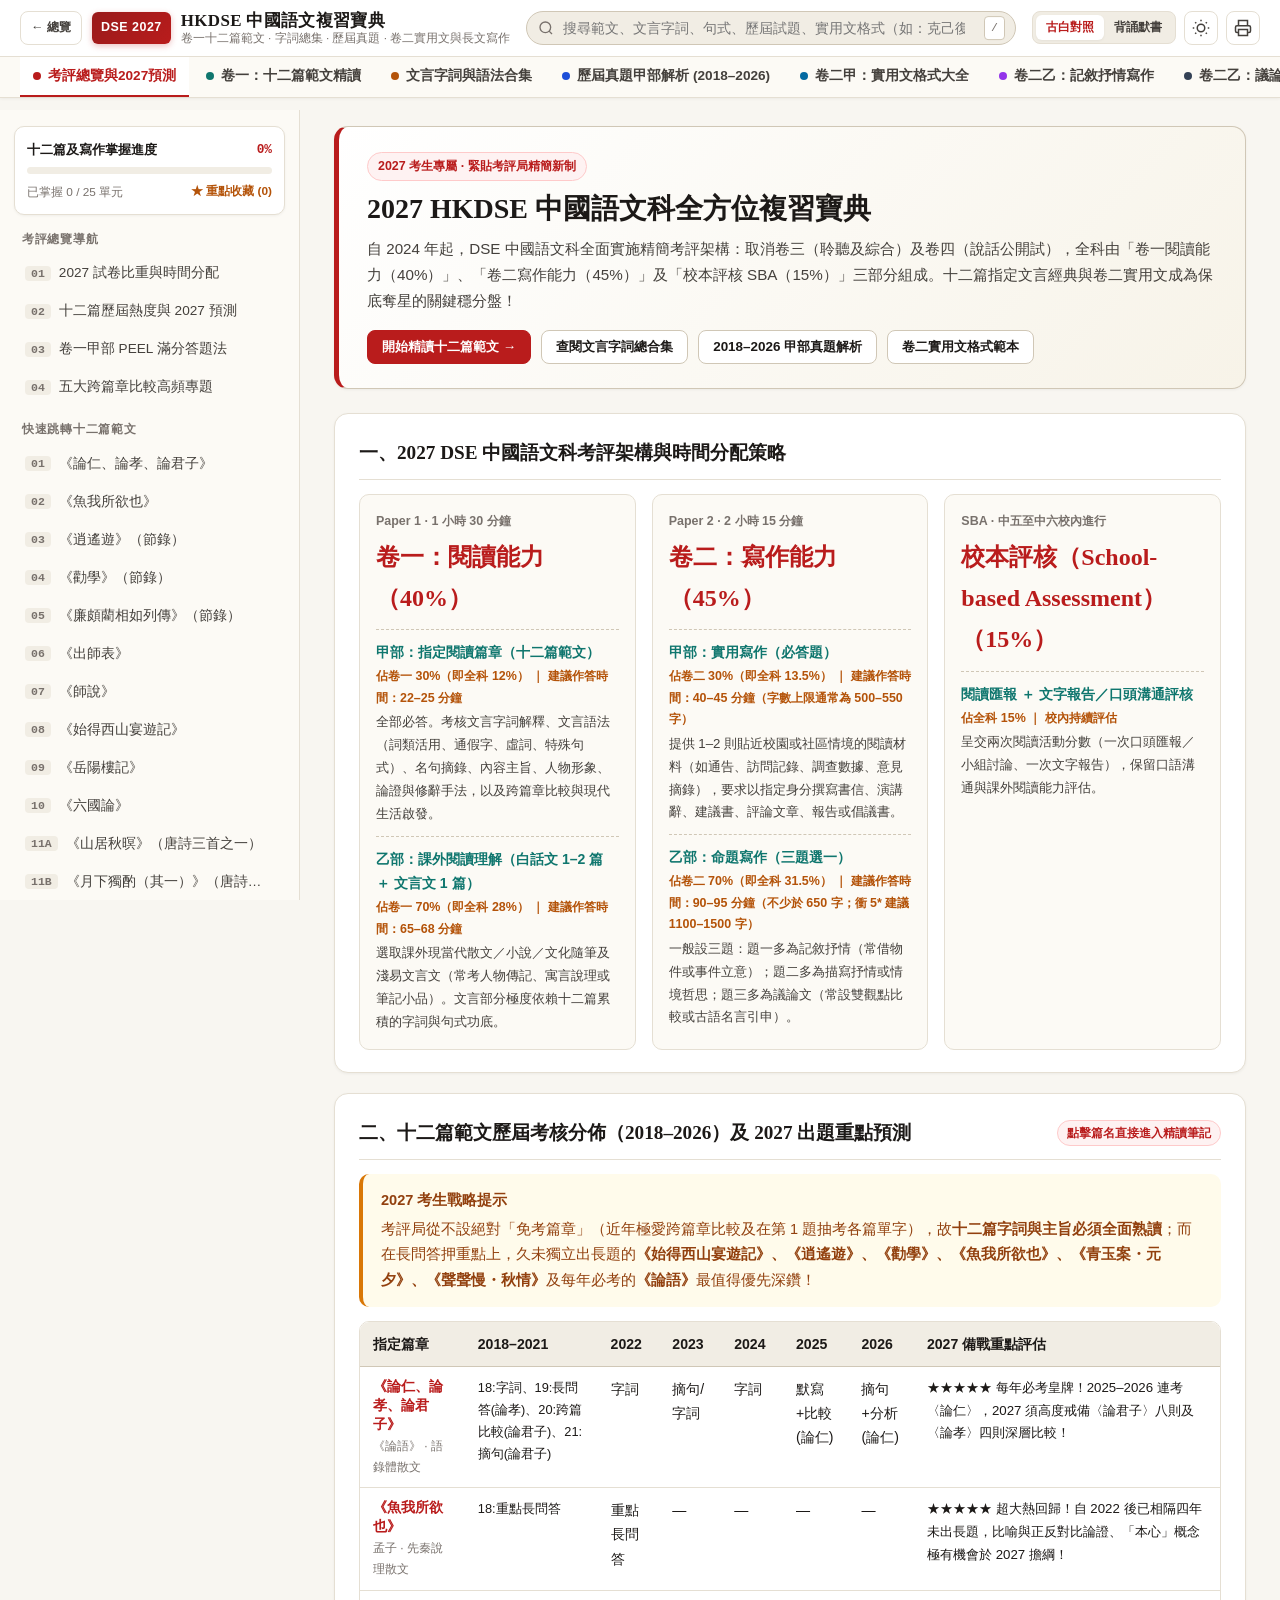
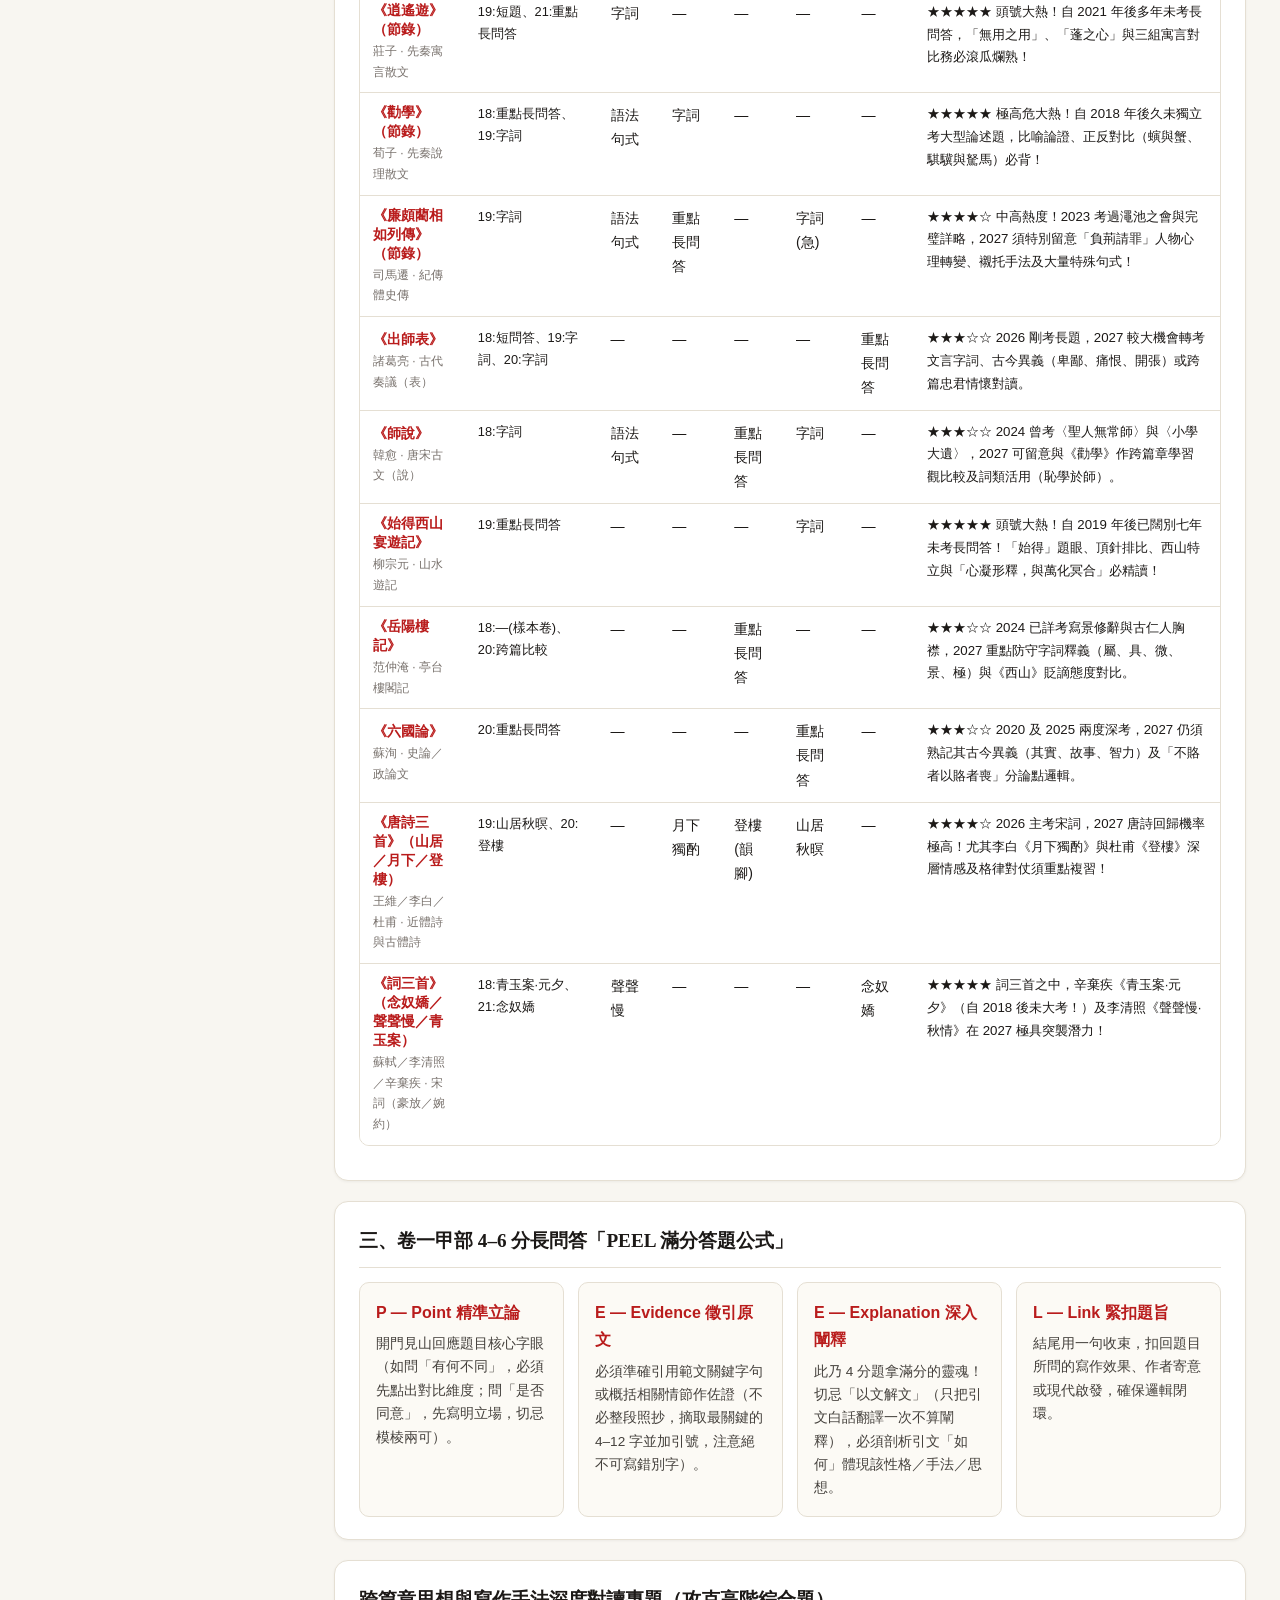
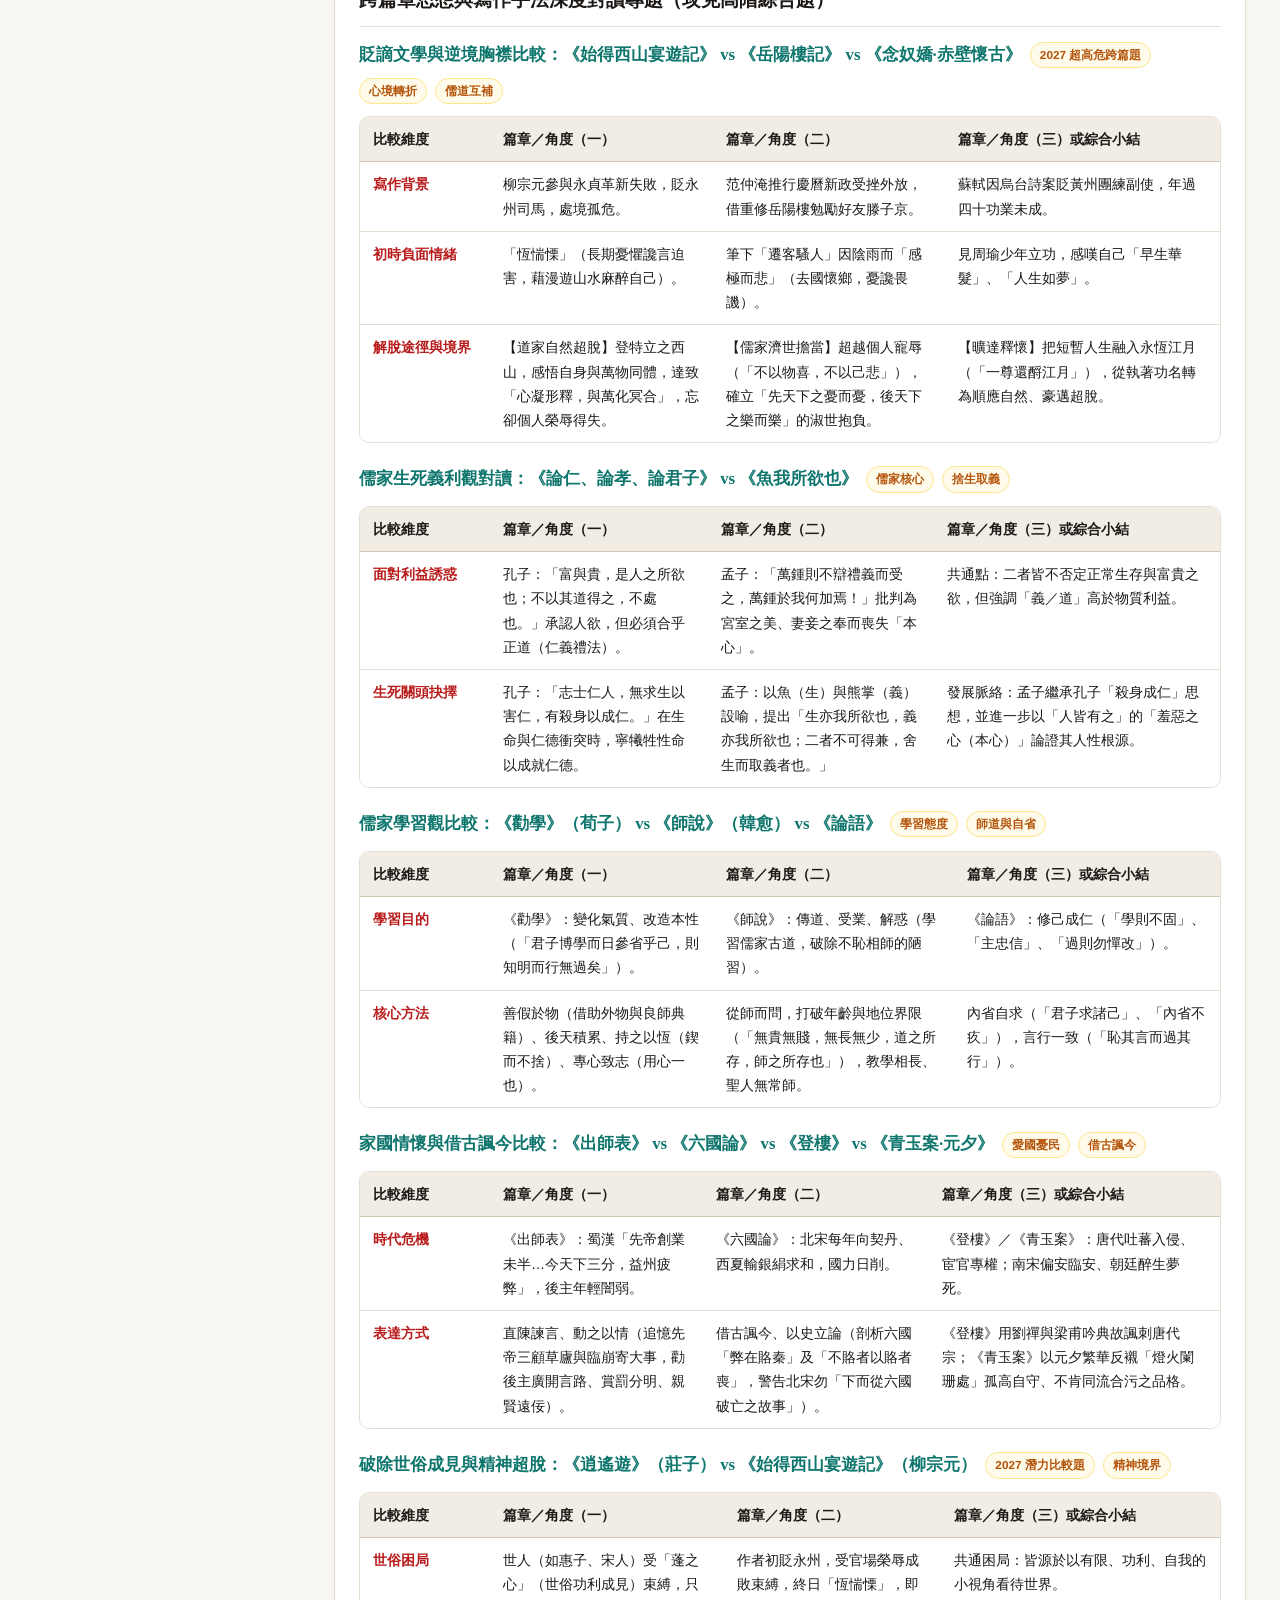
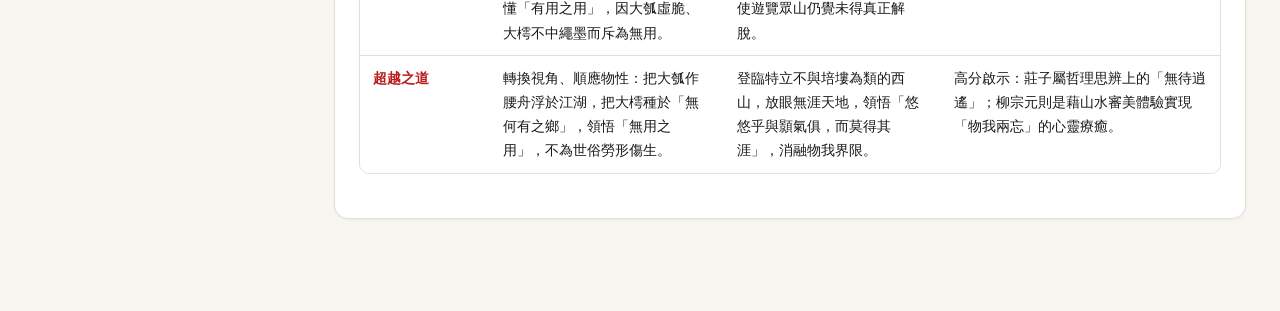
<file: chinese/index.html>
<!DOCTYPE html>
<html lang="zh-Hant" data-theme="light" data-readmode="parallel">
<head>
  <meta charset="UTF-8" />
  <meta name="viewport" content="width=device-width, initial-scale=1.0" />
  <title>2027 HKDSE 中國語文複習全攻略 | 十二篇範文精讀 · 文言字詞合集 · 歷屆真題 · 卷二實用文與命題寫作</title>
  <link rel="stylesheet" href="css/styles.css" />
</head>
<body>
  <!-- Sticky Top Header -->
  <header class="topbar" id="topbar">
    <div class="topbar-inner">
      <div class="topbar-left">
        <button class="icon-btn mobile-menu-btn" id="mobileMenuBtn" aria-label="開啟目錄選單" title="目錄選單">
          <svg width="20" height="20" viewBox="0 0 24 24" fill="none" stroke="currentColor" stroke-width="2" stroke-linecap="round"><line x1="3" y1="6" x2="21" y2="6"/><line x1="3" y1="12" x2="21" y2="12"/><line x1="3" y1="18" x2="21" y2="18"/></svg>
        </button>
        <a href="../index.html" class="icon-btn" style="width:auto;padding:0 10px;font-size:0.78rem;font-weight:700;gap:4px;text-decoration:none;" title="返回 2027 DSE 科目總覽">← 總覽</a>
        <a href="#overview" class="brand" id="brandLink">
          <span class="brand-badge">DSE 2027</span>
          <span class="brand-text">
            <span class="brand-title">HKDSE 中國語文複習寶典</span>
            <span class="brand-sub">卷一十二篇範文 · 字詞總集 · 歷屆真題 · 卷二實用文與長文寫作</span>
          </span>
        </a>
      </div>

      <!-- Global Instant Search -->
      <div class="search-wrap" id="searchWrap">
        <svg class="search-icon" width="16" height="16" viewBox="0 0 24 24" fill="none" stroke="currentColor" stroke-width="2"><circle cx="11" cy="11" r="8"/><line x1="21" y1="21" x2="16.65" y2="16.65"/></svg>
        <input type="search" id="globalSearch" class="search-input" autocomplete="off" placeholder="搜尋範文、文言字詞、句式、歷屆試題、實用文格式（如：克己復禮、陟罰臧否、建議書、駁論）..." />
        <kbd class="search-kbd">/</kbd>
        <div class="search-results" id="searchResults" hidden></div>
      </div>

      <!-- Header Controls -->
      <div class="topbar-right">
        <div class="mode-switch" role="group" aria-label="範文閱讀模式">
          <button class="mode-btn active" data-set-mode="parallel" title="古文與白話語譯並列對照">古白對照</button>
          <button class="mode-btn" data-set-mode="recite" title="隱藏語譯，方便背誦與自我測試">背誦默書</button>
        </div>
        <button class="icon-btn" id="themeToggle" aria-label="切換深色或淺色模式" title="切換深色／淺色護眼模式">
          <svg class="icon-sun" width="18" height="18" viewBox="0 0 24 24" fill="none" stroke="currentColor" stroke-width="2"><circle cx="12" cy="12" r="5"/><line x1="12" y1="1" x2="12" y2="3"/><line x1="12" y1="21" x2="12" y2="23"/><line x1="4.22" y1="4.22" x2="5.64" y2="5.64"/><line x1="18.36" y1="18.36" x2="19.78" y2="19.78"/><line x1="1" y1="12" x2="3" y2="12"/><line x1="21" y1="12" x2="23" y2="12"/><line x1="4.22" y1="19.78" x2="5.64" y2="18.36"/><line x1="18.36" y1="5.64" x2="19.78" y2="4.22"/></svg>
          <svg class="icon-moon" width="18" height="18" viewBox="0 0 24 24" fill="none" stroke="currentColor" stroke-width="2"><path d="M21 12.79A9 9 0 1 1 11.21 3 7 7 0 0 0 21 12.79z"/></svg>
        </button>
        <button class="icon-btn print-btn" id="printBtn" aria-label="列印當前溫習筆記" title="列印當前溫習筆記">
          <svg width="18" height="18" viewBox="0 0 24 24" fill="none" stroke="currentColor" stroke-width="2"><polyline points="6 9 6 2 18 2 18 9"/><path d="M6 18H4a2 2 0 0 1-2-2v-5a2 2 0 0 1 2-2h16a2 2 0 0 1 2 2v5a2 2 0 0 1-2 2h-2"/><rect x="6" y="14" width="12" height="8"/></svg>
        </button>
      </div>
    </div>

    <!-- Primary Section Navigation Tabs -->
    <nav class="section-tabs" id="sectionTabs" aria-label="主要複習單元">
      <div class="section-tabs-inner">
        <button class="tab-btn active" data-view="overview" id="tab-overview">
          <span class="tab-dot dot-vermilion"></span>
          <span>考評總覽與2027預測</span>
        </button>
        <button class="tab-btn" data-view="classics" id="tab-classics">
          <span class="tab-dot dot-jade"></span>
          <span>卷一：十二篇範文精讀</span>
        </button>
        <button class="tab-btn" data-view="lexicon" id="tab-lexicon">
          <span class="tab-dot dot-amber"></span>
          <span>文言字詞與語法合集</span>
        </button>
        <button class="tab-btn" data-view="pastpapers" id="tab-pastpapers">
          <span class="tab-dot dot-indigo"></span>
          <span>歷屆真題甲部解析 (2018–2026)</span>
        </button>
        <button class="tab-btn" data-view="practical" id="tab-practical">
          <span class="tab-dot dot-cyan"></span>
          <span>卷二甲：實用文格式大全</span>
        </button>
        <button class="tab-btn" data-view="narrative" id="tab-narrative">
          <span class="tab-dot dot-plum"></span>
          <span>卷二乙：記敘抒情寫作</span>
        </button>
        <button class="tab-btn" data-view="argumentative" id="tab-argumentative">
          <span class="tab-dot dot-slate"></span>
          <span>卷二乙：議論文思辨攻略</span>
        </button>
        <button class="tab-btn" data-view="quiz" id="tab-quiz">
          <span class="tab-dot dot-emerald"></span>
          <span>自測題庫與名句默書</span>
        </button>
      </div>
    </nav>
  </header>

  <!-- Main Workspace Layout -->
  <div class="app-shell">
    <!-- Left Context Sidebar -->
    <aside class="sidebar" id="sidebar" aria-label="章節導航">
      <div class="sidebar-header">
        <div class="progress-widget">
          <div class="progress-row">
            <span class="progress-label">十二篇及寫作掌握進度</span>
            <span class="progress-pct" id="masteryPct">0%</span>
          </div>
          <div class="progress-track">
            <div class="progress-fill" id="masteryFill" style="width: 0%"></div>
          </div>
          <div class="progress-meta">
            <span id="masteryCount">已掌握 0 / 0 個核心單元</span>
            <button class="text-link-btn" id="filterBookmarksBtn">★ 重點收藏 (0)</button>
          </div>
        </div>
      </div>
      <div class="sidebar-nav" id="sidebarNav"></div>
    </aside>

    <!-- Mobile Drawer Backdrop -->
    <div class="sidebar-backdrop" id="sidebarBackdrop"></div>

    <!-- Main Dynamic View -->
    <main class="main-content" id="mainContent"></main>
  </div>

  <!-- Back to top button -->
  <button class="back-to-top" id="backToTop" aria-label="回到頂部" title="回到頂部">
    <svg width="18" height="18" viewBox="0 0 24 24" fill="none" stroke="currentColor" stroke-width="2.5"><polyline points="18 15 12 9 6 15"/></svg>
  </button>

  <!-- Global Data Registries (100% offline file:// compatible, zero external CDN) -->
  <script>
    window.CHI_META = {};
    window.CHI_CLASSICS = [];
    window.CHI_COMPARISONS = [];
    window.CHI_LEXICON = {};
    window.CHI_PASTPAPERS = [];
    window.CHI_PRACTICAL = {};
    window.CHI_NARRATIVE = {};
    window.CHI_ARGUMENTATIVE = {};
    window.CHI_QUIZZES = {};
  </script>

  <!-- Data Modules -->
  <script src="data/meta.js"></script>
  <script src="data/classics_1_preqin.js"></script>
  <script src="data/classics_2_hanhan.js"></script>
  <script src="data/classics_3_tangsong.js"></script>
  <script src="data/classics_4_poetry.js"></script>
  <script src="data/lexicon.js"></script>
  <script src="data/pastpapers.js"></script>
  <script src="data/paper2_practical.js"></script>
  <script src="data/paper2_narrative.js"></script>
  <script src="data/paper2_argumentative.js"></script>
  <script src="data/quizzes.js"></script>

  <!-- Interactive Application Scripts -->
  <script src="js/quiz.js"></script>
  <script src="js/app.js"></script>
</body>
</html>
</file>
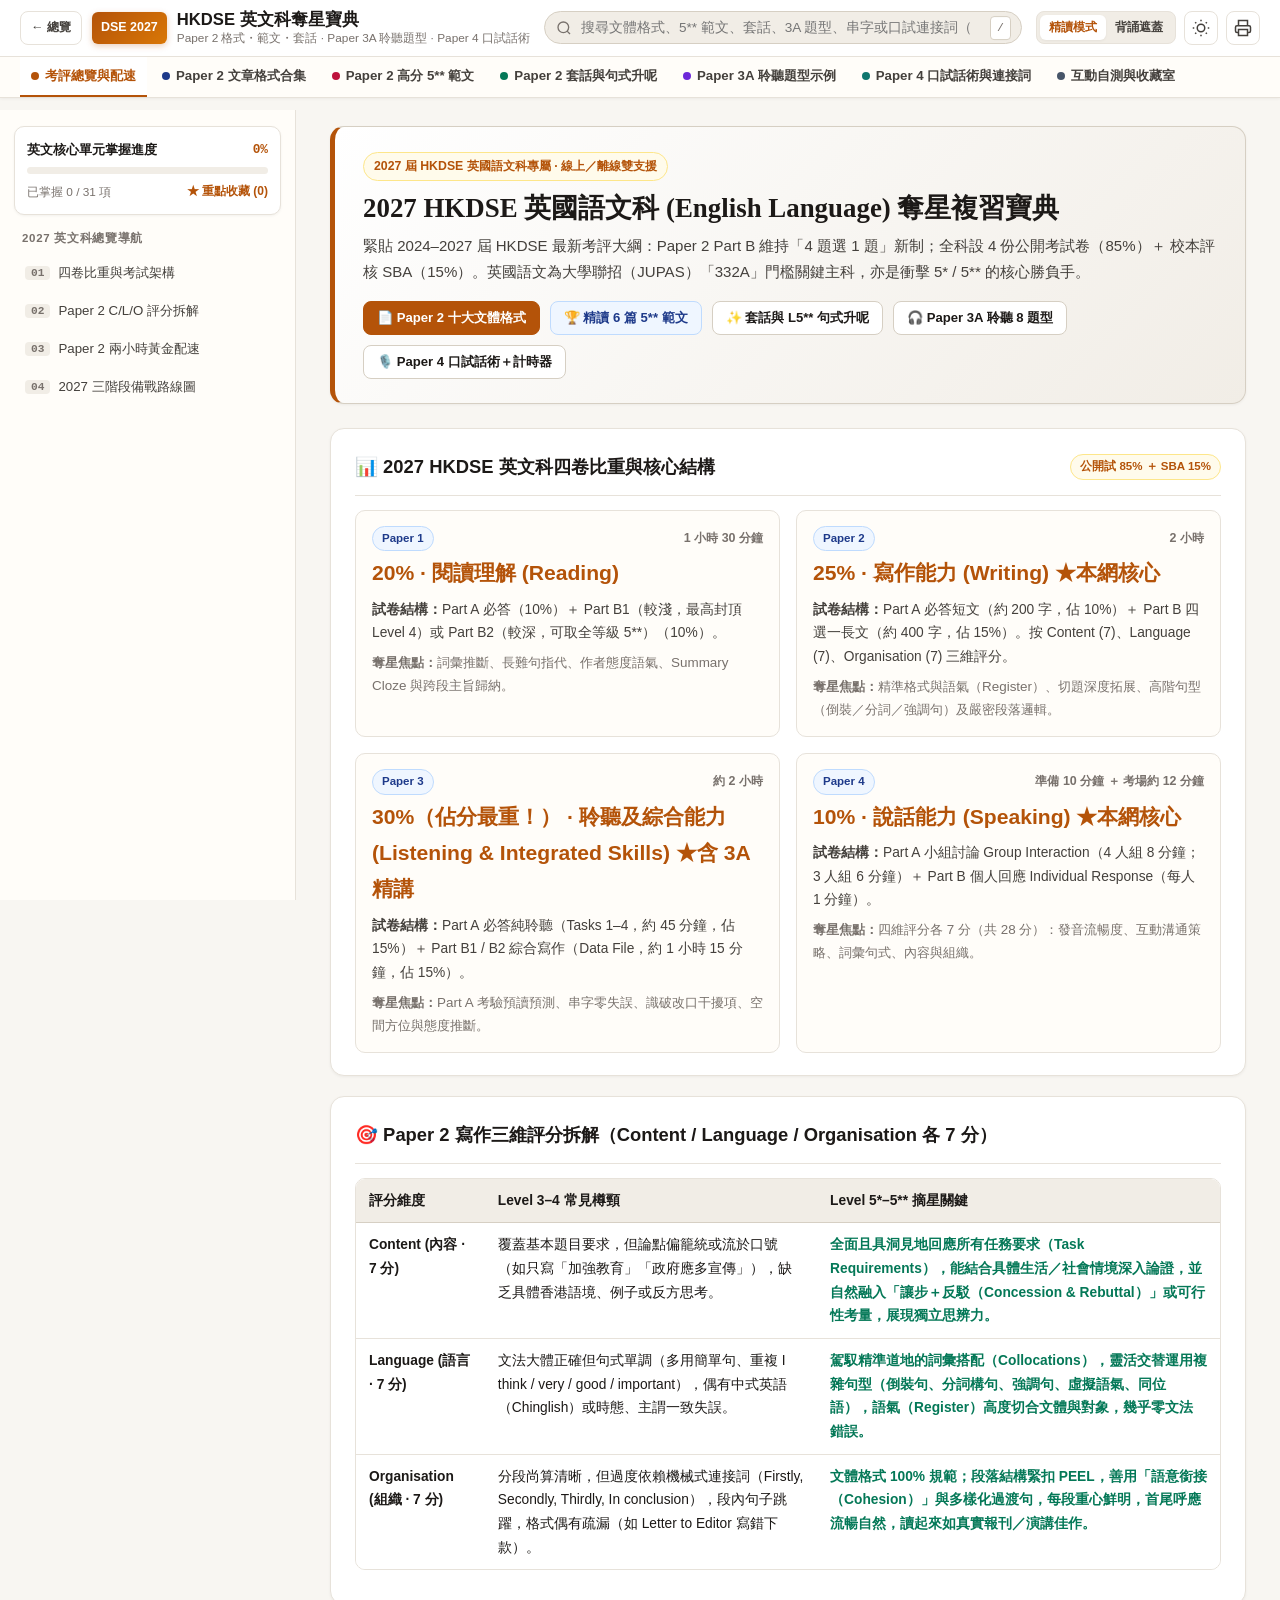
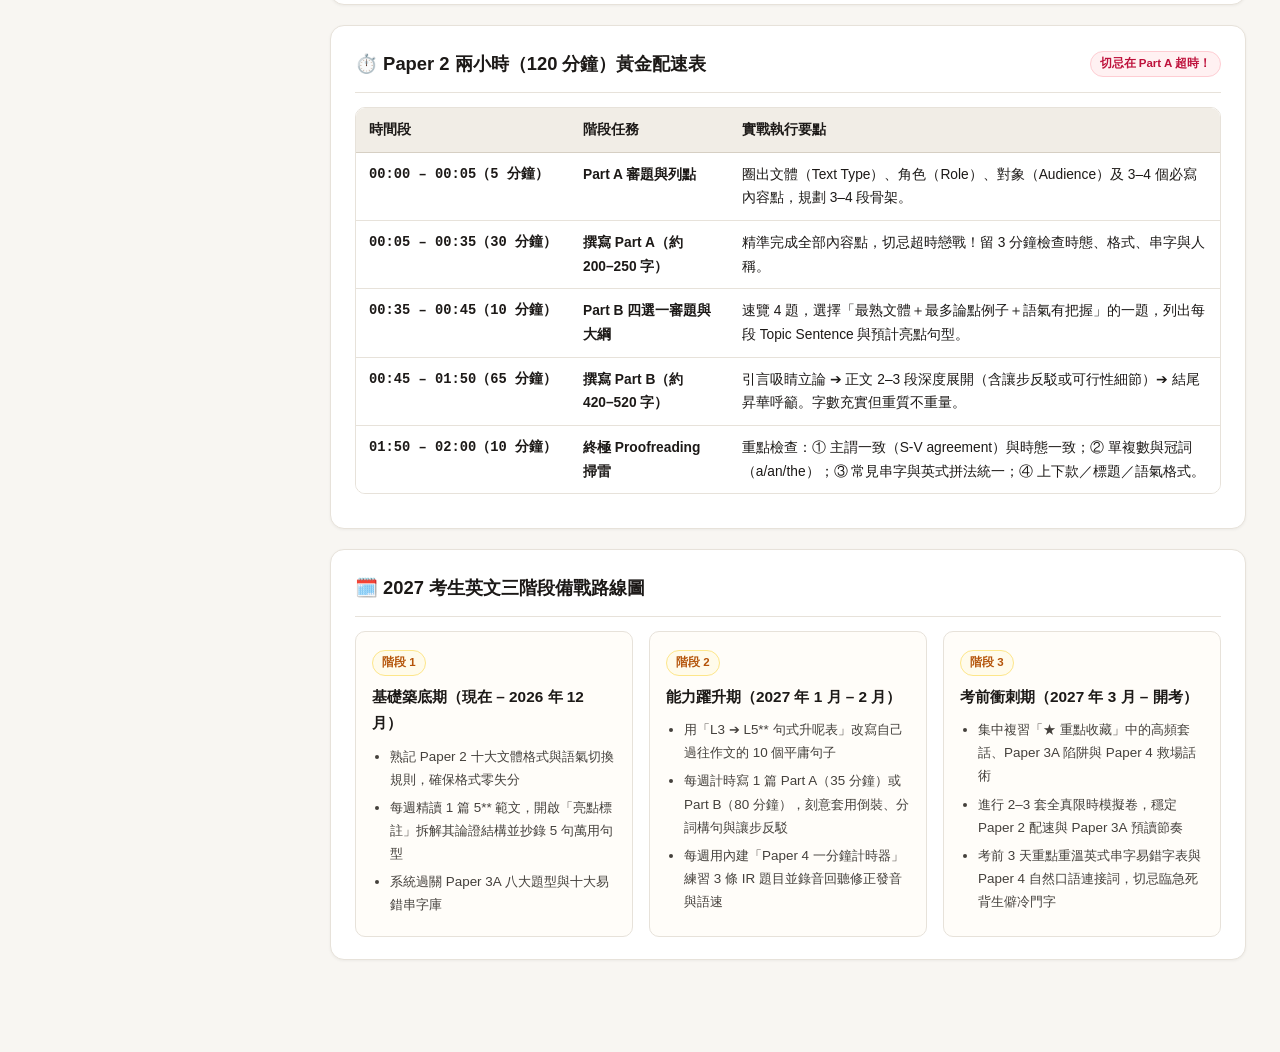
<file: english/index.html>
<!DOCTYPE html>
<html lang="zh-Hant" data-theme="light" data-cloze="off">
<head>
  <meta charset="UTF-8" />
  <meta name="viewport" content="width=device-width, initial-scale=1.0" />
  <title>2027 HKDSE 英國語文科複習寶典 | Paper 2 格式・5** 範文・套話 · Paper 3A 聆聽題型 · Paper 4 口試話術</title>
  <link rel="stylesheet" href="css/styles.css" />
</head>
<body>
  <!-- Sticky Top Header -->
  <header class="topbar" id="topbar">
    <div class="topbar-inner">
      <div class="topbar-left">
        <button class="icon-btn mobile-menu-btn" id="mobileMenuBtn" aria-label="開啟目錄選單" title="目錄選單">
          <svg width="20" height="20" viewBox="0 0 24 24" fill="none" stroke="currentColor" stroke-width="2" stroke-linecap="round"><line x1="3" y1="6" x2="21" y2="6"/><line x1="3" y1="12" x2="21" y2="12"/><line x1="3" y1="18" x2="21" y2="18"/></svg>
        </button>
        <a href="../index.html" class="icon-btn back-hub-btn" title="返回 2027 DSE 全科複習總控台">← 總覽</a>
        <a href="#overview" class="brand" id="brandLink">
          <span class="brand-badge">DSE 2027</span>
          <span class="brand-text">
            <span class="brand-title">HKDSE 英文科奪星寶典</span>
            <span class="brand-sub">Paper 2 格式・範文・套話 · Paper 3A 聆聽題型 · Paper 4 口試話術</span>
          </span>
        </a>
      </div>

      <!-- Global Instant Search -->
      <div class="search-wrap" id="searchWrap">
        <svg class="search-icon" width="16" height="16" viewBox="0 0 24 24" fill="none" stroke="currentColor" stroke-width="2"><circle cx="11" cy="11" r="8"/><line x1="21" y1="21" x2="16.65" y2="16.65"/></svg>
        <input type="search" id="globalSearch" class="search-input" autocomplete="off" placeholder="搜尋文體格式、5** 範文、套話、3A 題型、串字或口試連接詞（如：Editor、Proposal、倒裝、Sceptical、Having said that）..." />
        <kbd class="search-kbd">/</kbd>
        <div class="search-results" id="searchResults" hidden></div>
      </div>

      <!-- Header Controls -->
      <div class="topbar-right">
        <div class="mode-switch" role="group" aria-label="套話與話術背誦模式">
          <button class="mode-btn active" data-set-cloze="off" title="完整顯示所有英文例句與搭配">精讀模式</button>
          <button class="mode-btn" data-set-cloze="on" title="遮蓋高分關鍵詞，點擊逐項揭曉自測">背誦遮蓋</button>
        </div>
        <button class="icon-btn" id="themeToggle" aria-label="切換深淺色模式" title="切換深色／淺色護眼模式">
          <svg class="icon-sun" width="18" height="18" viewBox="0 0 24 24" fill="none" stroke="currentColor" stroke-width="2"><circle cx="12" cy="12" r="5"/><line x1="12" y1="1" x2="12" y2="3"/><line x1="12" y1="21" x2="12" y2="23"/><line x1="4.22" y1="4.22" x2="5.64" y2="5.64"/><line x1="18.36" y1="18.36" x2="19.78" y2="19.78"/><line x1="1" y1="12" x2="3" y2="12"/><line x1="21" y1="12" x2="23" y2="12"/><line x1="4.22" y1="19.78" x2="5.64" y2="18.36"/><line x1="18.36" y1="5.64" x2="19.78" y2="4.22"/></svg>
          <svg class="icon-moon" width="18" height="18" viewBox="0 0 24 24" fill="none" stroke="currentColor" stroke-width="2"><path d="M21 12.79A9 9 0 1 1 11.21 3 7 7 0 0 0 21 12.79z"/></svg>
        </button>
        <button class="icon-btn print-btn" id="printBtn" aria-label="列印當前筆記" title="列印當前溫習筆記">
          <svg width="18" height="18" viewBox="0 0 24 24" fill="none" stroke="currentColor" stroke-width="2"><polyline points="6 9 6 2 18 2 18 9"/><path d="M6 18H4a2 2 0 0 1-2-2v-5a2 2 0 0 1 2-2h16a2 2 0 0 1 2 2v5a2 2 0 0 1-2 2h-2"/><rect x="6" y="14" width="12" height="8"/></svg>
        </button>
      </div>
    </div>

    <!-- Primary Section Tabs -->
    <nav class="section-tabs" id="sectionTabs" aria-label="英文科主要複習單元">
      <div class="section-tabs-inner">
        <button class="tab-btn active" data-view="overview" id="tab-overview">
          <span class="tab-dot dot-amber"></span>
          <span>考評總覽與配速</span>
        </button>
        <button class="tab-btn" data-view="p2formats" id="tab-p2formats">
          <span class="tab-dot dot-navy"></span>
          <span>Paper 2 文章格式合集</span>
        </button>
        <button class="tab-btn" data-view="p2essays" id="tab-p2essays">
          <span class="tab-dot dot-crimson"></span>
          <span>Paper 2 高分 5** 範文</span>
        </button>
        <button class="tab-btn" data-view="p2phrases" id="tab-p2phrases">
          <span class="tab-dot dot-emerald"></span>
          <span>Paper 2 套話與句式升呢</span>
        </button>
        <button class="tab-btn" data-view="p3a" id="tab-p3a">
          <span class="tab-dot dot-violet"></span>
          <span>Paper 3A 聆聽題型示例</span>
        </button>
        <button class="tab-btn" data-view="p4" id="tab-p4">
          <span class="tab-dot dot-teal"></span>
          <span>Paper 4 口試話術與連接詞</span>
        </button>
        <button class="tab-btn" data-view="practice" id="tab-practice">
          <span class="tab-dot dot-slate"></span>
          <span>互動自測與收藏室</span>
        </button>
      </div>
    </nav>
  </header>

  <!-- Main Workspace Layout -->
  <div class="app-shell">
    <!-- Left Context Sidebar -->
    <aside class="sidebar" id="sidebar" aria-label="章節導航">
      <div class="sidebar-header">
        <div class="progress-widget">
          <div class="progress-row">
            <span class="progress-label">英文核心單元掌握進度</span>
            <span class="progress-pct" id="masteryPct">0%</span>
          </div>
          <div class="progress-track">
            <div class="progress-fill" id="masteryFill" style="width: 0%"></div>
          </div>
          <div class="progress-meta">
            <span id="masteryCount">已掌握 0 / 31 項</span>
            <button class="text-link-btn" id="openBookmarksBtn">★ 重點收藏 (0)</button>
          </div>
        </div>
      </div>
      <div class="sidebar-nav" id="sidebarNav"></div>
    </aside>

    <!-- Mobile Backdrop -->
    <div class="sidebar-backdrop" id="sidebarBackdrop"></div>

    <!-- Main Dynamic View -->
    <main class="main-content" id="mainContent"></main>
  </div>

  <!-- Toast Notification -->
  <div class="toast" id="toast" role="status" aria-live="polite"></div>

  <!-- Back to top -->
  <button class="back-to-top" id="backToTop" aria-label="回到頂部" title="回到頂部">
    <svg width="18" height="18" viewBox="0 0 24 24" fill="none" stroke="currentColor" stroke-width="2.5"><polyline points="18 15 12 9 6 15"/></svg>
  </button>

  <!-- Global Data Registries (100% offline file:// compatible) -->
  <script>
    window.ENG_META = {};
    window.ENG_P2_FORMATS = {};
    window.ENG_P2_ESSAYS = [];
    window.ENG_P2_PHRASES = {};
    window.ENG_P3A = {};
    window.ENG_P4 = {};
    window.ENG_QUIZZES = [];
  </script>

  <!-- Data Modules -->
  <script src="data/meta.js"></script>
  <script src="data/p2_formats.js"></script>
  <script src="data/p2_essays.js"></script>
  <script src="data/p2_phrases.js"></script>
  <script src="data/p3a_listening.js"></script>
  <script src="data/p4_speaking.js"></script>
  <script src="data/quizzes.js"></script>

  <!-- Interactive App & Practice Controllers -->
  <script src="js/practice.js"></script>
  <script src="js/app.js"></script>
</body>
</html>
</file>
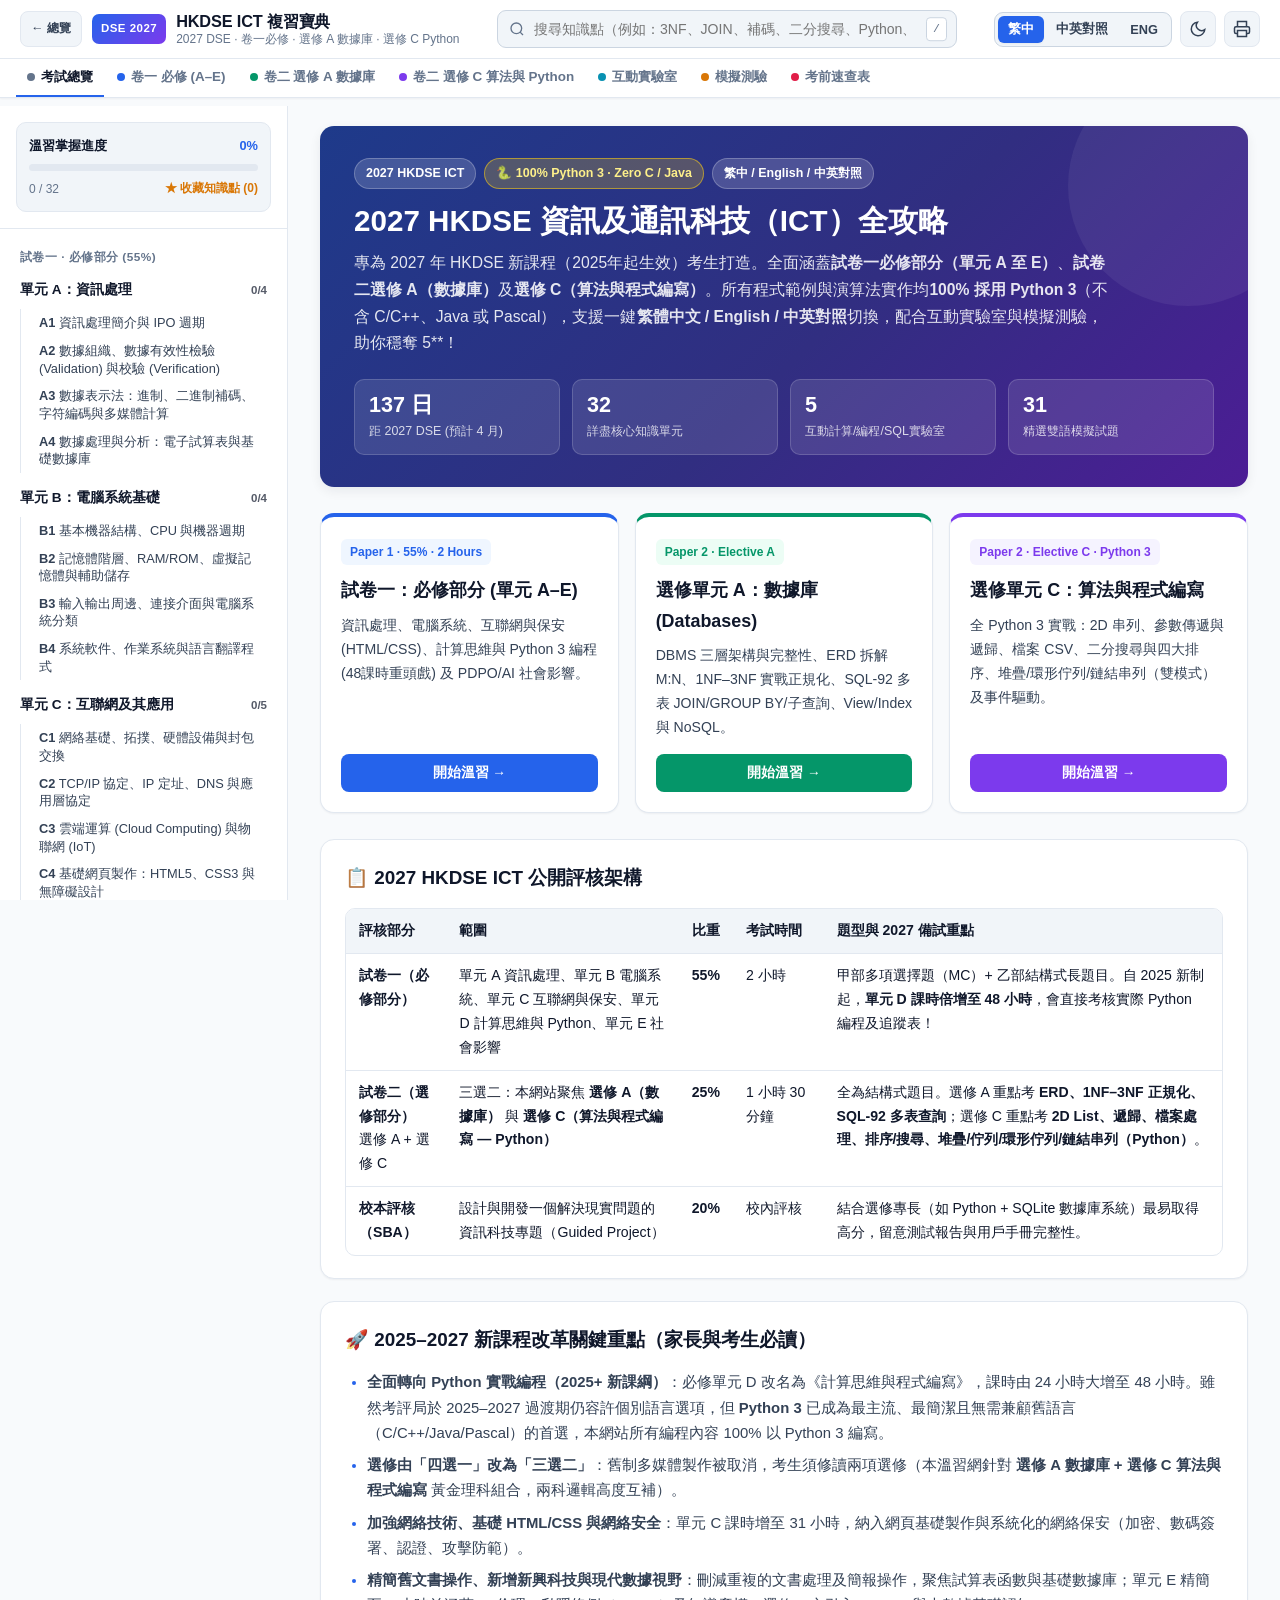
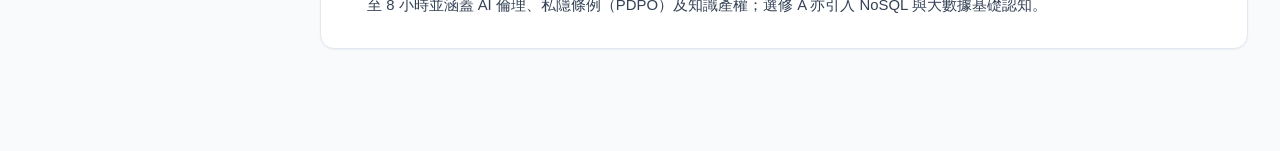
<file: ict/index.html>
<!DOCTYPE html>
<html lang="zh-Hant" data-theme="light" data-lang="zh">
<head>
  <meta charset="UTF-8" />
  <meta name="viewport" content="width=device-width, initial-scale=1.0" />
  <title>2027 HKDSE ICT 複習全攻略 | Paper 1 · Elective A · Elective C (Python)</title>
  <link rel="stylesheet" href="css/styles.css" />
</head>
<body>
  <!-- Top Sticky Header -->
  <header class="topbar" id="topbar">
    <div class="topbar-inner">
      <div class="topbar-left">
        <button class="icon-btn mobile-menu-btn" id="mobileMenuBtn" aria-label="Toggle navigation menu" title="Menu">
          <svg width="20" height="20" viewBox="0 0 24 24" fill="none" stroke="currentColor" stroke-width="2" stroke-linecap="round"><line x1="3" y1="6" x2="21" y2="6"/><line x1="3" y1="12" x2="21" y2="12"/><line x1="3" y1="18" x2="21" y2="18"/></svg>
        </button>
        <a href="../index.html" class="icon-btn" style="width:auto;padding:0 10px;font-size:0.78rem;font-weight:700;gap:4px;text-decoration:none;" title="返回 2027 DSE 科目總覽 / Back to Hub">← 總覽</a>
        <a href="#overview" class="brand" id="brandLink">
          <span class="brand-badge">DSE 2027</span>
          <span class="brand-text">
            <span class="brand-title" data-i18n="siteTitle">HKDSE ICT 複習寶典</span>
            <span class="brand-sub" data-i18n="siteSub">Paper 1 · 選修 A 數據庫 · 選修 C Python</span>
          </span>
        </a>
      </div>

      <!-- Search Box -->
      <div class="search-wrap" id="searchWrap">
        <svg class="search-icon" width="16" height="16" viewBox="0 0 24 24" fill="none" stroke="currentColor" stroke-width="2"><circle cx="11" cy="11" r="8"/><line x1="21" y1="21" x2="16.65" y2="16.65"/></svg>
        <input type="search" id="globalSearch" class="search-input" autocomplete="off" placeholder="搜尋知識點 / Search topics (e.g. 3NF, JOIN, Python, 補碼)..." />
        <kbd class="search-kbd">/</kbd>
        <div class="search-results" id="searchResults" hidden></div>
      </div>

      <!-- Controls -->
      <div class="topbar-right">
        <!-- Bilingual Switcher -->
        <div class="lang-switch" role="group" aria-label="Language mode">
          <button class="lang-btn active" data-set-lang="zh" title="繁體中文 (按 L 切換)">繁中</button>
          <button class="lang-btn" data-set-lang="both" title="中英對照 (按 L 切換)">中英對照</button>
          <button class="lang-btn" data-set-lang="en" title="English (Press L to switch)">ENG</button>
        </div>
        <!-- Theme Toggle -->
        <button class="icon-btn" id="themeToggle" aria-label="Toggle dark mode" title="切換深色/淺色模式">
          <svg class="icon-sun" width="18" height="18" viewBox="0 0 24 24" fill="none" stroke="currentColor" stroke-width="2"><circle cx="12" cy="12" r="5"/><line x1="12" y1="1" x2="12" y2="3"/><line x1="12" y1="21" x2="12" y2="23"/><line x1="4.22" y1="4.22" x2="5.64" y2="5.64"/><line x1="18.36" y1="18.36" x2="19.78" y2="19.78"/><line x1="1" y1="12" x2="3" y2="12"/><line x1="21" y1="12" x2="23" y2="12"/><line x1="4.22" y1="19.78" x2="5.64" y2="18.36"/><line x1="18.36" y1="5.64" x2="19.78" y2="4.22"/></svg>
          <svg class="icon-moon" width="18" height="18" viewBox="0 0 24 24" fill="none" stroke="currentColor" stroke-width="2"><path d="M21 12.79A9 9 0 1 1 11.21 3 7 7 0 0 0 21 12.79z"/></svg>
        </button>
        <!-- Print Button -->
        <button class="icon-btn print-btn" id="printBtn" aria-label="Print current notes" title="列印當前筆記 / Print Notes">
          <svg width="18" height="18" viewBox="0 0 24 24" fill="none" stroke="currentColor" stroke-width="2"><polyline points="6 9 6 2 18 2 18 9"/><path d="M6 18H4a2 2 0 0 1-2-2v-5a2 2 0 0 1 2-2h16a2 2 0 0 1 2 2v5a2 2 0 0 1-2 2h-2"/><rect x="6" y="14" width="12" height="8"/></svg>
        </button>
      </div>
    </div>

    <!-- Primary Section Tabs -->
    <nav class="section-tabs" id="sectionTabs" aria-label="Primary sections">
      <div class="section-tabs-inner">
        <button class="tab-btn active" data-view="overview" id="tab-overview">
          <span class="tab-dot dot-slate"></span>
          <span data-i18n="navOverview">考試總覽</span>
        </button>
        <button class="tab-btn" data-view="paper1" id="tab-paper1">
          <span class="tab-dot dot-p1"></span>
          <span data-i18n="navPaper1">卷一 必修 (A–E)</span>
        </button>
        <button class="tab-btn" data-view="electiveA" id="tab-electiveA">
          <span class="tab-dot dot-ea"></span>
          <span data-i18n="navElectiveA">卷二 選修 A 數據庫</span>
        </button>
        <button class="tab-btn" data-view="electiveC" id="tab-electiveC">
          <span class="tab-dot dot-ec"></span>
          <span data-i18n="navElectiveC">卷二 選修 C 算法與 Python</span>
        </button>
        <button class="tab-btn" data-view="labs" id="tab-labs">
          <span class="tab-dot dot-lab"></span>
          <span data-i18n="navLabs">互動實驗室</span>
        </button>
        <button class="tab-btn" data-view="quiz" id="tab-quiz">
          <span class="tab-dot dot-quiz"></span>
          <span data-i18n="navQuiz">模擬測驗</span>
        </button>
        <button class="tab-btn" data-view="cheatsheets" id="tab-cheatsheets">
          <span class="tab-dot dot-cheat"></span>
          <span data-i18n="navCheat">考前速查表</span>
        </button>
      </div>
    </nav>
  </header>

  <!-- Main Workspace Layout -->
  <div class="app-shell">
    <!-- Left Sidebar -->
    <aside class="sidebar" id="sidebar" aria-label="Syllabus navigation">
      <div class="sidebar-header">
        <div class="progress-widget">
          <div class="progress-row">
            <span class="progress-label" data-i18n="masteryProgress">溫習掌握進度</span>
            <span class="progress-pct" id="masteryPct">0%</span>
          </div>
          <div class="progress-track">
            <div class="progress-fill" id="masteryFill" style="width: 0%"></div>
          </div>
          <div class="progress-meta">
            <span id="masteryCount">0 / 0</span>
            <button class="text-link-btn" id="filterBookmarksBtn" data-i18n="viewBookmarks">★ 查看收藏 (0)</button>
          </div>
        </div>
      </div>
      <div class="sidebar-nav" id="sidebarNav"></div>
    </aside>

    <!-- Backdrop for mobile drawer -->
    <div class="sidebar-backdrop" id="sidebarBackdrop"></div>

    <!-- Main Content Area -->
    <main class="main-content" id="mainContent">
      <!-- Dynamically rendered view -->
    </main>
  </div>

  <!-- Back to top button -->
  <button class="back-to-top" id="backToTop" aria-label="Back to top" title="回到頂部">
    <svg width="18" height="18" viewBox="0 0 24 24" fill="none" stroke="currentColor" stroke-width="2.5"><polyline points="18 15 12 9 6 15"/></svg>
  </button>

  <!-- Initialize Global Registries -->
  <script>
    window.ICT_META = {};
    window.ICT_MODULES = [];
    window.ICT_QUIZZES = [];
  </script>

  <!-- Data Modules (loaded as regular scripts so file:// double-click works seamlessly without CORS) -->
  <script src="data/meta.js"></script>
  <script src="data/paper1_a.js"></script>
  <script src="data/paper1_b.js"></script>
  <script src="data/paper1_c.js"></script>
  <script src="data/paper1_d.js"></script>
  <script src="data/paper1_e.js"></script>
  <script src="data/elective_a.js"></script>
  <script src="data/elective_c.js"></script>
  <script src="data/quizzes.js"></script>

  <!-- Interactive App Scripts -->
  <script src="js/labs.js"></script>
  <script src="js/quiz.js"></script>
  <script src="js/app.js"></script>
</body>
</html>
</file>
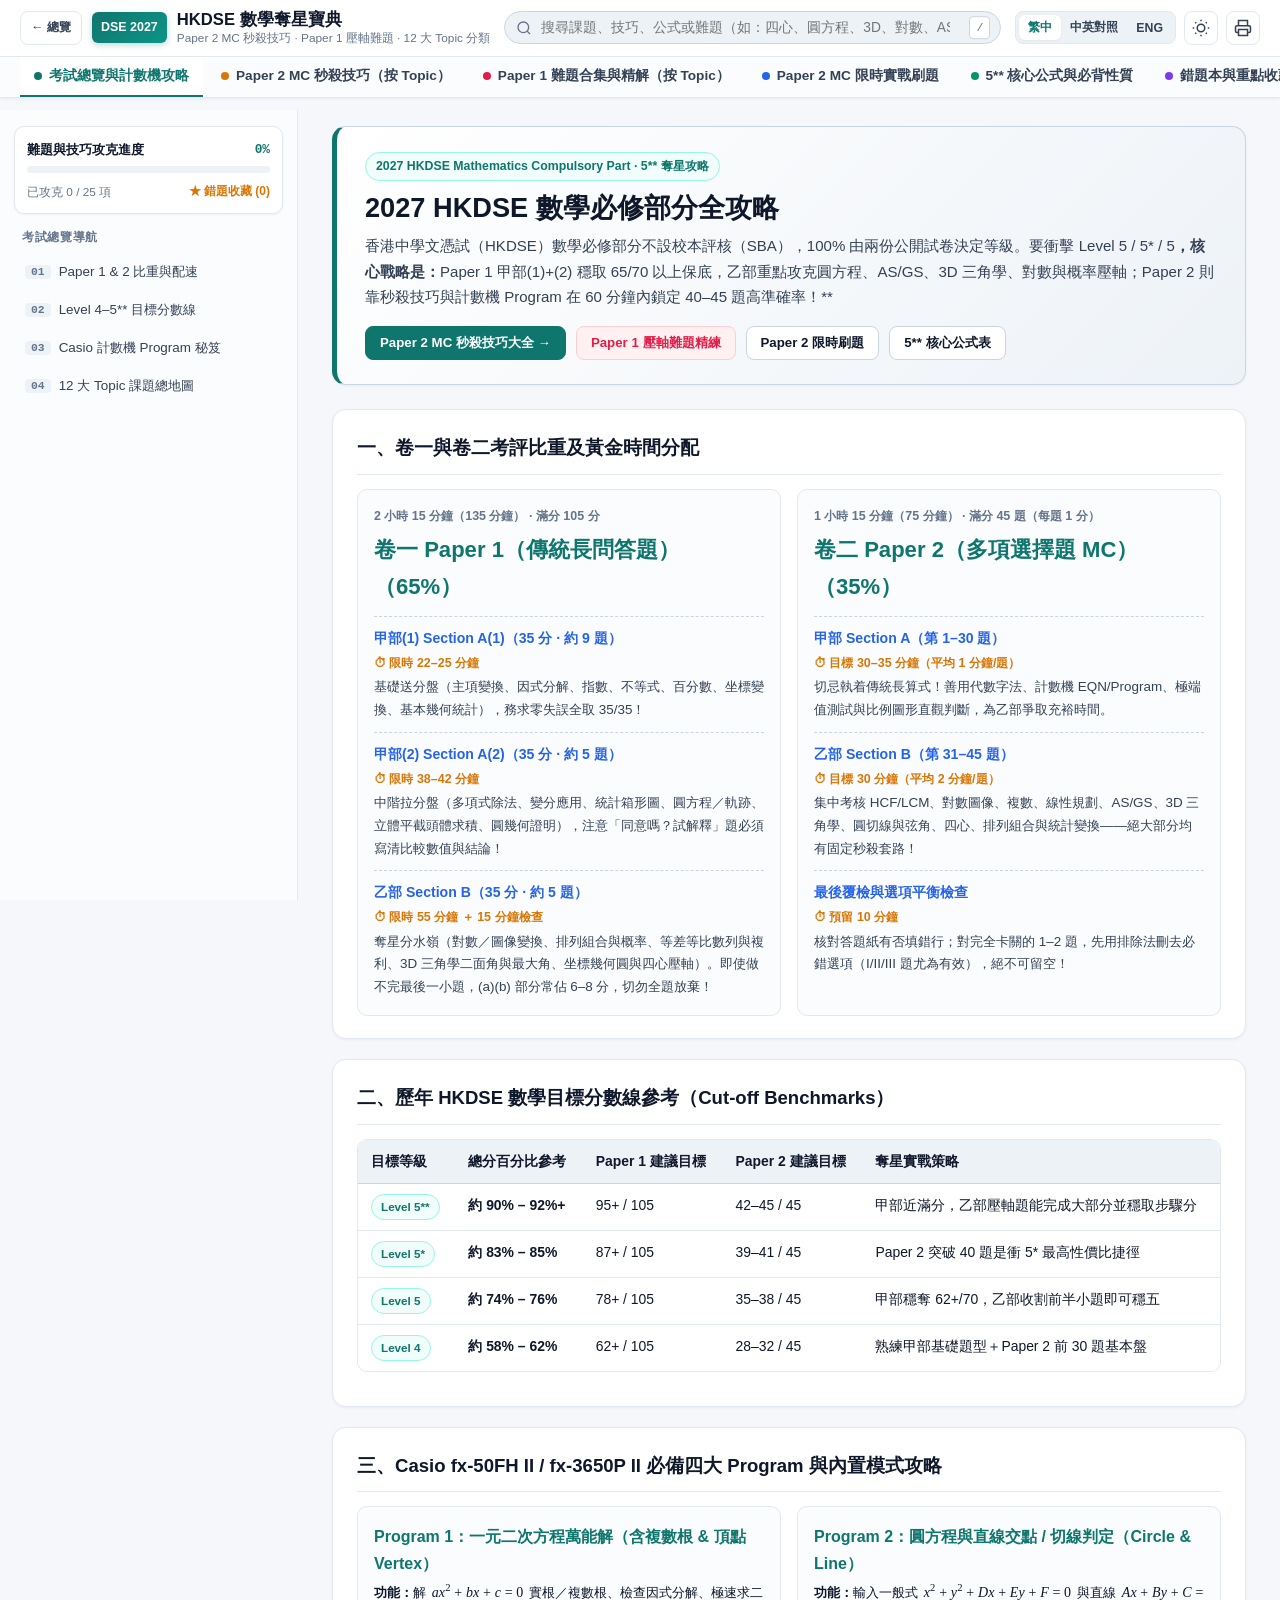
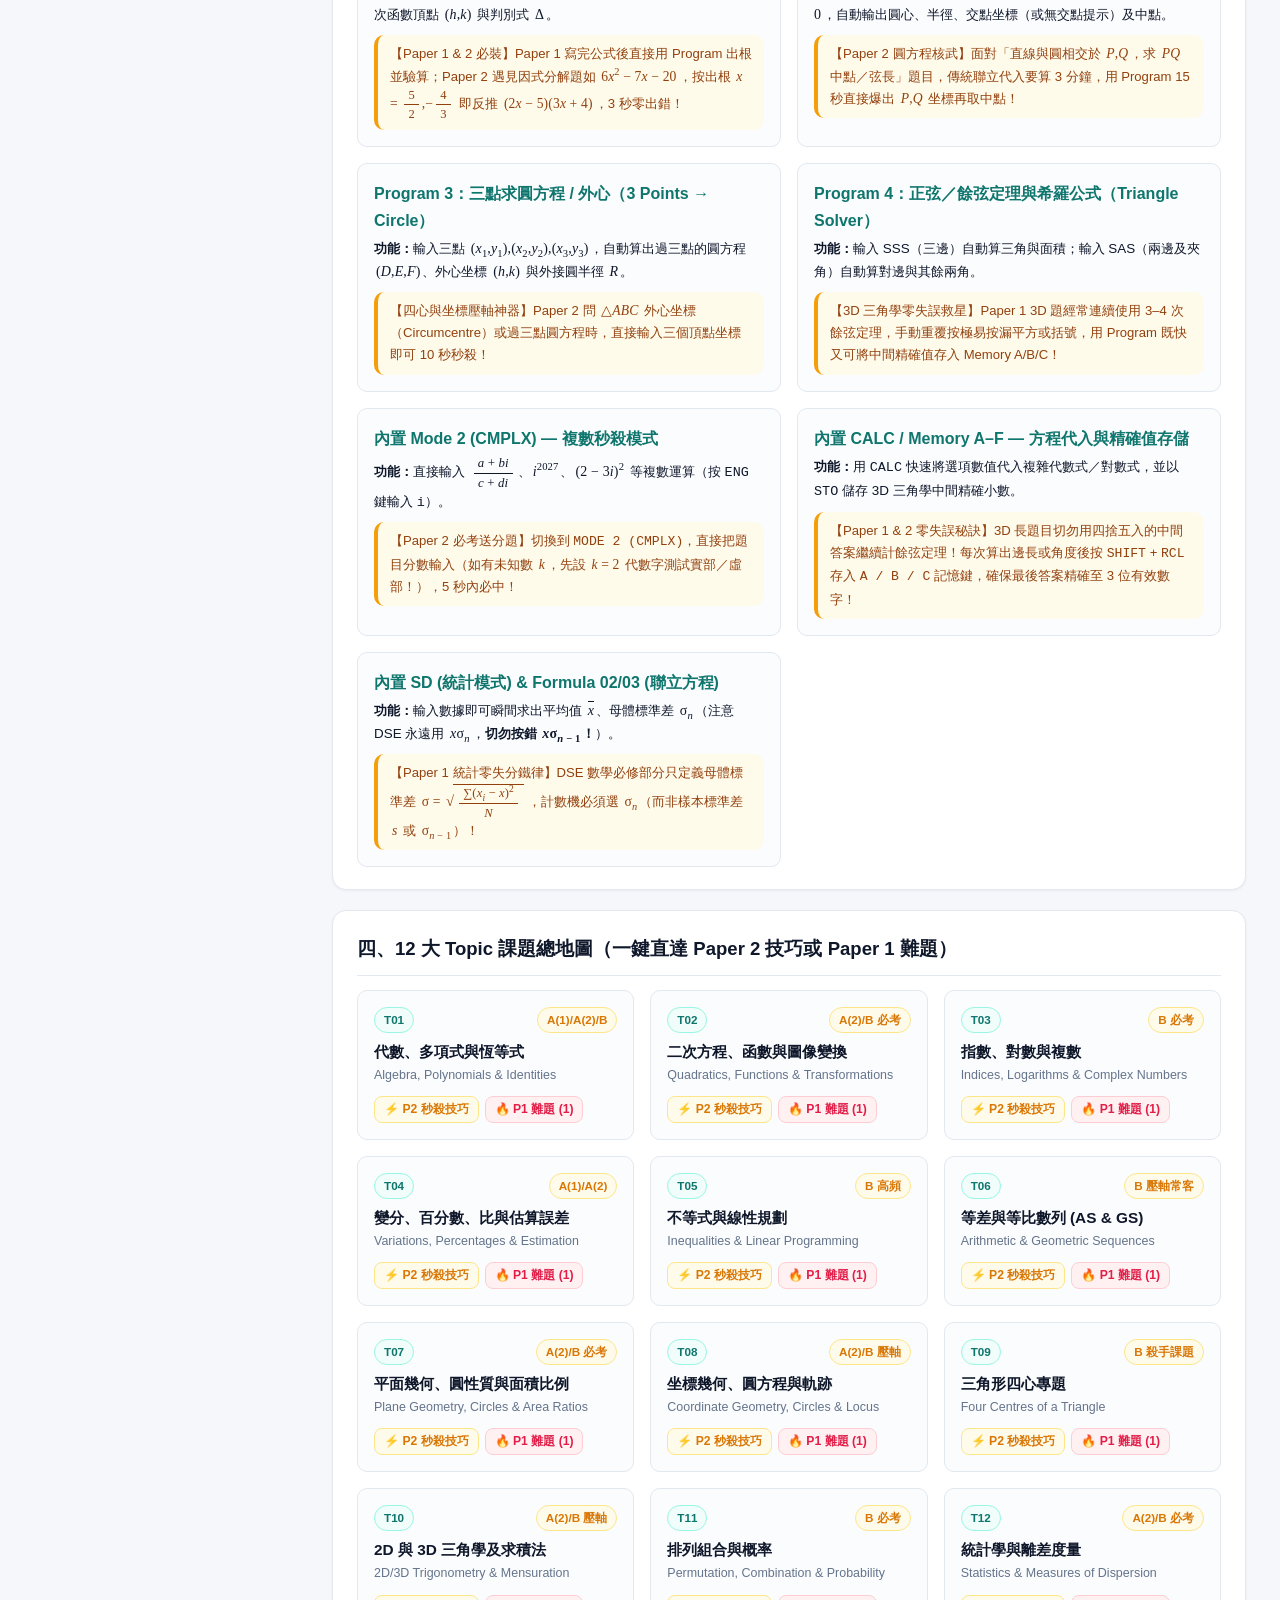
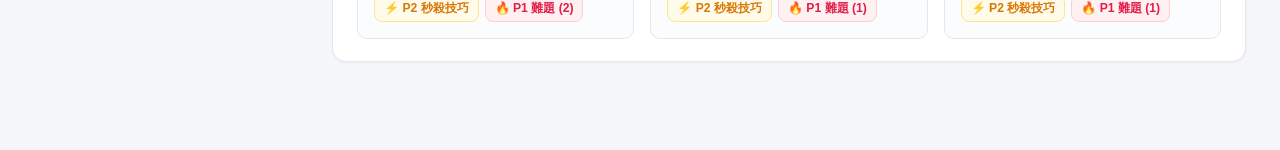
<file: maths/index.html>
<!DOCTYPE html>
<html lang="zh-Hant" data-theme="light" data-lang="zh">
<head>
  <meta charset="UTF-8" />
  <meta name="viewport" content="width=device-width, initial-scale=1.0" />
  <title>2027 HKDSE 數學必修複習全攻略 | Paper 2 MC 秒殺技巧 · Paper 1 難題精練 · 按 Topic 分類</title>
  <link rel="stylesheet" href="css/styles.css" />
</head>
<body>
  <!-- Sticky Top Header -->
  <header class="topbar" id="topbar">
    <div class="topbar-inner">
      <div class="topbar-left">
        <button class="icon-btn mobile-menu-btn" id="mobileMenuBtn" aria-label="開啟目錄選單" title="目錄 / Menu">
          <svg width="20" height="20" viewBox="0 0 24 24" fill="none" stroke="currentColor" stroke-width="2" stroke-linecap="round"><line x1="3" y1="6" x2="21" y2="6"/><line x1="3" y1="12" x2="21" y2="12"/><line x1="3" y1="18" x2="21" y2="18"/></svg>
        </button>
        <a href="../index.html" class="icon-btn" style="width:auto;padding:0 10px;font-size:0.78rem;font-weight:700;gap:4px;text-decoration:none;" title="返回 2027 DSE 科目總覽 / Back to Hub">← 總覽</a>
        <a href="#overview" class="brand" id="brandLink">
          <span class="brand-badge">DSE 2027</span>
          <span class="brand-text">
            <span class="brand-title" data-i18n="siteTitle">HKDSE 數學奪星寶典</span>
            <span class="brand-sub" data-i18n="siteSub">Paper 2 MC 秒殺技巧 · Paper 1 壓軸難題 · 12 大 Topic 分類</span>
          </span>
        </a>
      </div>

      <!-- Global Search -->
      <div class="search-wrap" id="searchWrap">
        <svg class="search-icon" width="16" height="16" viewBox="0 0 24 24" fill="none" stroke="currentColor" stroke-width="2"><circle cx="11" cy="11" r="8"/><line x1="21" y1="21" x2="16.65" y2="16.65"/></svg>
        <input type="search" id="globalSearch" class="search-input" autocomplete="off" placeholder="搜尋課題、技巧、公式或難題（如：四心、圓方程、3D、對數、AS/GS、代數字）..." />
        <kbd class="search-kbd">/</kbd>
        <div class="search-results" id="searchResults" hidden></div>
      </div>

      <!-- Header Controls -->
      <div class="topbar-right">
        <div class="lang-switch" role="group" aria-label="語言切換">
          <button class="lang-btn active" data-set-lang="zh" title="繁體中文（按 L 切換）">繁中</button>
          <button class="lang-btn" data-set-lang="both" title="中英對照（按 L 切換）">中英對照</button>
          <button class="lang-btn" data-set-lang="en" title="English Terms (Press L)">ENG</button>
        </div>
        <button class="icon-btn" id="themeToggle" aria-label="切換深淺色模式" title="切換深色／淺色護眼模式">
          <svg class="icon-sun" width="18" height="18" viewBox="0 0 24 24" fill="none" stroke="currentColor" stroke-width="2"><circle cx="12" cy="12" r="5"/><line x1="12" y1="1" x2="12" y2="3"/><line x1="12" y1="21" x2="12" y2="23"/><line x1="4.22" y1="4.22" x2="5.64" y2="5.64"/><line x1="18.36" y1="18.36" x2="19.78" y2="19.78"/><line x1="1" y1="12" x2="3" y2="12"/><line x1="21" y1="12" x2="23" y2="12"/><line x1="4.22" y1="19.78" x2="5.64" y2="18.36"/><line x1="18.36" y1="5.64" x2="19.78" y2="4.22"/></svg>
          <svg class="icon-moon" width="18" height="18" viewBox="0 0 24 24" fill="none" stroke="currentColor" stroke-width="2"><path d="M21 12.79A9 9 0 1 1 11.21 3 7 7 0 0 0 21 12.79z"/></svg>
        </button>
        <button class="icon-btn print-btn" id="printBtn" aria-label="列印當前筆記" title="列印當前筆記或題庫">
          <svg width="18" height="18" viewBox="0 0 24 24" fill="none" stroke="currentColor" stroke-width="2"><polyline points="6 9 6 2 18 2 18 9"/><path d="M6 18H4a2 2 0 0 1-2-2v-5a2 2 0 0 1 2-2h16a2 2 0 0 1 2 2v5a2 2 0 0 1-2 2h-2"/><rect x="6" y="14" width="12" height="8"/></svg>
        </button>
      </div>
    </div>

    <!-- Primary Section Tabs -->
    <nav class="section-tabs" id="sectionTabs" aria-label="主要學習分區">
      <div class="section-tabs-inner">
        <button class="tab-btn active" data-view="overview" id="tab-overview">
          <span class="tab-dot dot-teal"></span>
          <span>考試總覽與計數機攻略</span>
        </button>
        <button class="tab-btn" data-view="p2skills" id="tab-p2skills">
          <span class="tab-dot dot-amber"></span>
          <span>Paper 2 MC 秒殺技巧（按 Topic）</span>
        </button>
        <button class="tab-btn" data-view="p1hard" id="tab-p1hard">
          <span class="tab-dot dot-crimson"></span>
          <span>Paper 1 難題合集與精解（按 Topic）</span>
        </button>
        <button class="tab-btn" data-view="p2drill" id="tab-p2drill">
          <span class="tab-dot dot-indigo"></span>
          <span>Paper 2 MC 限時實戰刷題</span>
        </button>
        <button class="tab-btn" data-view="formulas" id="tab-formulas">
          <span class="tab-dot dot-emerald"></span>
          <span>5** 核心公式與必背性質</span>
        </button>
        <button class="tab-btn" data-view="bookmarks" id="tab-bookmarks">
          <span class="tab-dot dot-violet"></span>
          <span>錯題本與重點收藏</span>
        </button>
      </div>
    </nav>
  </header>

  <!-- Main Workspace Layout -->
  <div class="app-shell">
    <!-- Left Context Sidebar -->
    <aside class="sidebar" id="sidebar" aria-label="課題導航">
      <div class="sidebar-header">
        <div class="progress-widget">
          <div class="progress-row">
            <span class="progress-label">難題與技巧攻克進度</span>
            <span class="progress-pct" id="masteryPct">0%</span>
          </div>
          <div class="progress-track">
            <div class="progress-fill" id="masteryFill" style="width: 0%"></div>
          </div>
          <div class="progress-meta">
            <span id="masteryCount">已攻克 0 / 0 項</span>
            <button class="text-link-btn" id="openBookmarksBtn">★ 錯題收藏 (0)</button>
          </div>
        </div>
      </div>
      <div class="sidebar-nav" id="sidebarNav"></div>
    </aside>

    <!-- Mobile Backdrop -->
    <div class="sidebar-backdrop" id="sidebarBackdrop"></div>

    <!-- Main Dynamic Content -->
    <main class="main-content" id="mainContent"></main>
  </div>

  <!-- Back to top -->
  <button class="back-to-top" id="backToTop" aria-label="回到頂部" title="回到頂部">
    <svg width="18" height="18" viewBox="0 0 24 24" fill="none" stroke="currentColor" stroke-width="2.5"><polyline points="18 15 12 9 6 15"/></svg>
  </button>

  <!-- Global Data Registries (100% offline file:// compatible) -->
  <script>
    window.MATH_META = {};
    window.MATH_TOPICS = [];
    window.MATH_P2_UNIVERSAL = [];
    window.MATH_P2_TOPICS = [];
    window.MATH_P1_HARD = [];
    window.MATH_P2_DRILL = [];
    window.MATH_FORMULAS = [];
  </script>

  <!-- Offline Math Typesetting & SVG Geometry Engine -->
  <script src="js/math.js"></script>
  <script src="js/diagrams.js"></script>

  <!-- Syllabus & Question Data Modules -->
  <script src="data/meta.js"></script>
  <script src="data/p2_skills.js"></script>
  <script src="data/p1_hard_algebra.js"></script>
  <script src="data/p1_hard_geometry.js"></script>
  <script src="data/p2_drill.js"></script>
  <script src="data/formulas.js"></script>

  <!-- App Logic -->
  <script src="js/drill.js"></script>
  <script src="js/app.js"></script>
</body>
</html>
</file>
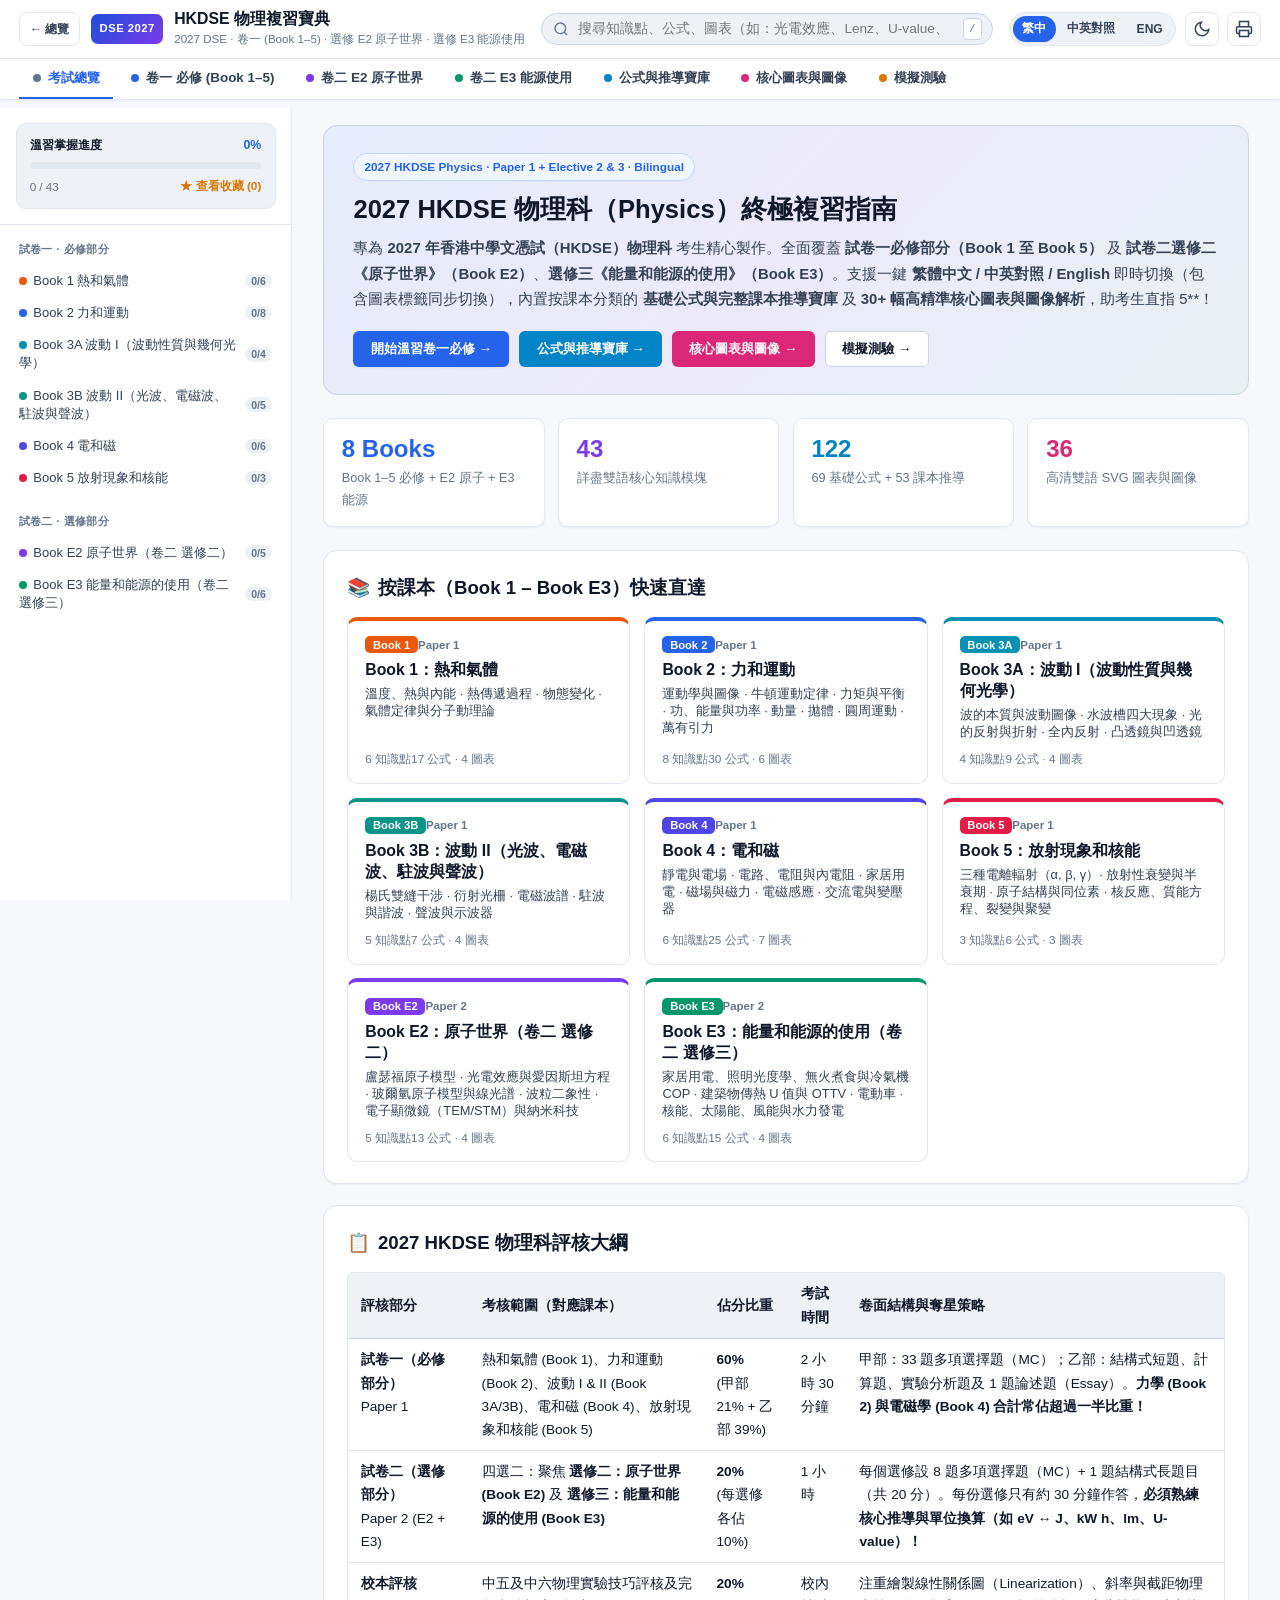
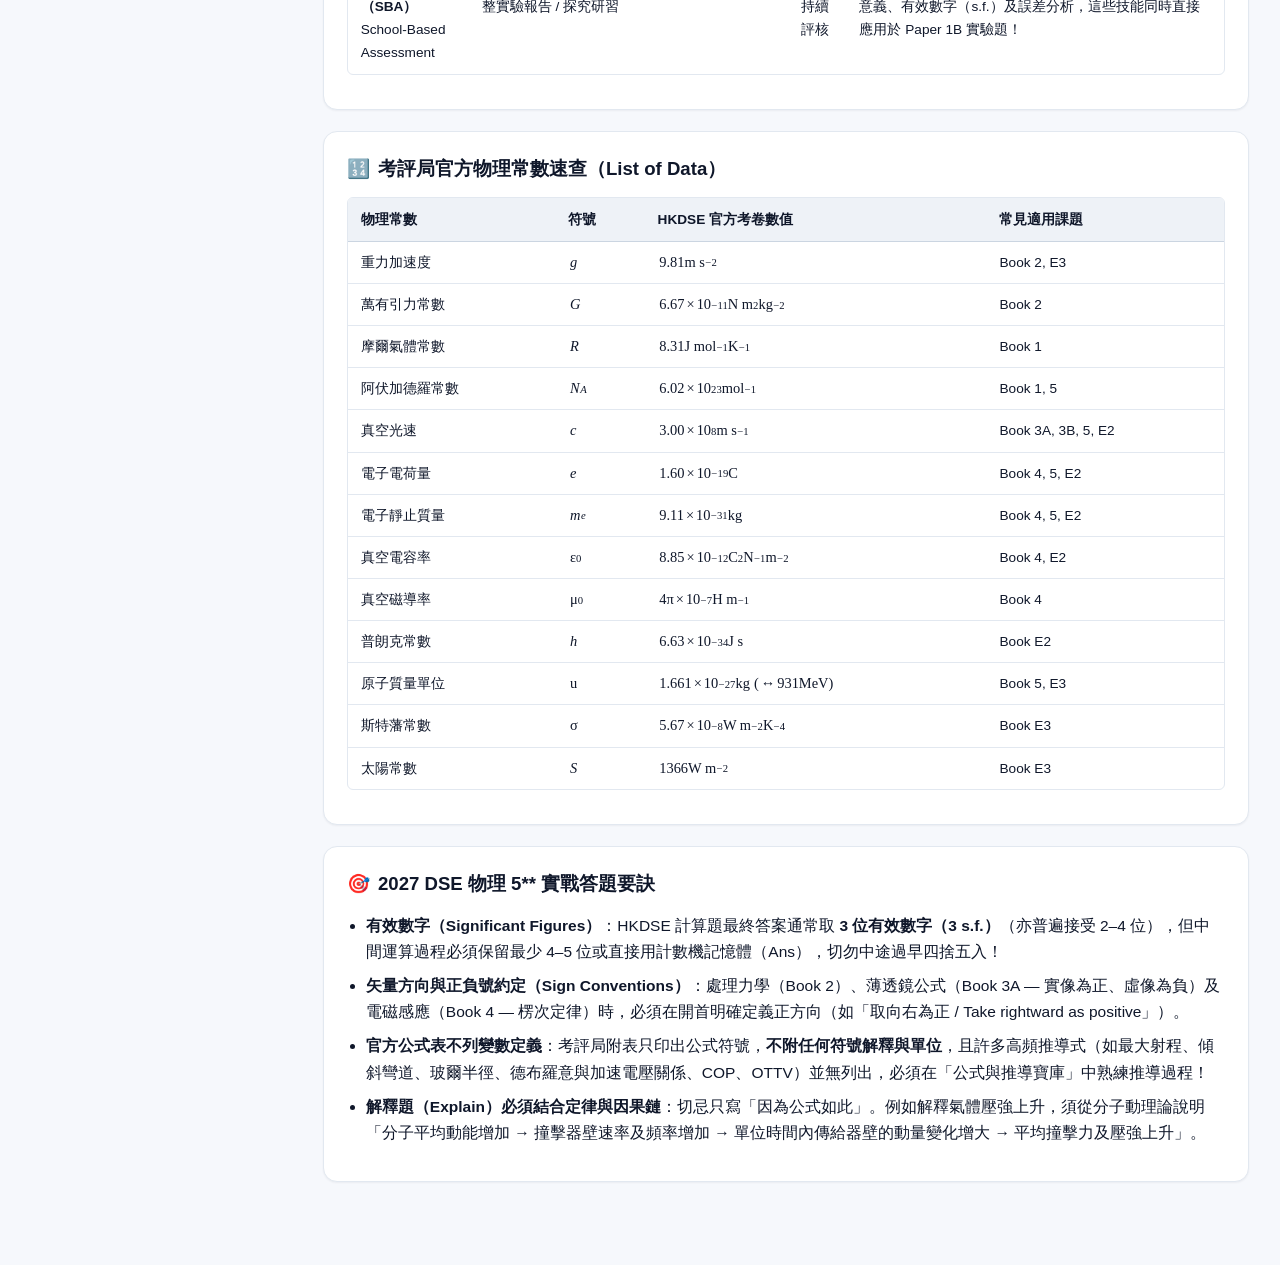
<file: physics/index.html>
<!DOCTYPE html>
<html lang="zh-Hant" data-theme="light" data-lang="zh">
<head>
  <meta charset="UTF-8" />
  <meta name="viewport" content="width=device-width, initial-scale=1.0" />
  <title>2027 HKDSE 物理複習全攻略 | Paper 1 (Book 1–5) · Elective 2 原子世界 · Elective 3 能量與能源</title>
  <link rel="stylesheet" href="css/styles.css" />
</head>
<body>
  <!-- Sticky Top Header -->
  <header class="topbar" id="topbar">
    <div class="topbar-inner">
      <div class="topbar-left">
        <button class="icon-btn mobile-menu-btn" id="mobileMenuBtn" aria-label="Toggle navigation menu" title="目錄 / Menu">
          <svg width="20" height="20" viewBox="0 0 24 24" fill="none" stroke="currentColor" stroke-width="2" stroke-linecap="round"><line x1="3" y1="6" x2="21" y2="6"/><line x1="3" y1="12" x2="21" y2="12"/><line x1="3" y1="18" x2="21" y2="18"/></svg>
        </button>
        <a href="../index.html" class="icon-btn" style="width:auto;padding:0 10px;font-size:0.78rem;font-weight:700;gap:4px;text-decoration:none;" title="返回 2027 DSE 科目總覽 / Back to Hub">← 總覽</a>
        <a href="#overview" class="brand" id="brandLink">
          <span class="brand-badge">DSE 2027</span>
          <span class="brand-text">
            <span class="brand-title" data-i18n="siteTitle">HKDSE 物理複習寶典</span>
            <span class="brand-sub" data-i18n="siteSub">Paper 1 (Book 1–5) · 選修 E2 原子世界 · 選修 E3 能源使用</span>
          </span>
        </a>
      </div>

      <!-- Global Search -->
      <div class="search-wrap" id="searchWrap">
        <svg class="search-icon" width="16" height="16" viewBox="0 0 24 24" fill="none" stroke="currentColor" stroke-width="2"><circle cx="11" cy="11" r="8"/><line x1="21" y1="21" x2="16.65" y2="16.65"/></svg>
        <input type="search" id="globalSearch" class="search-input" autocomplete="off" placeholder="搜尋知識點、公式、圖表（如：光電效應、Lenz、U-value、pV=nRT）..." />
        <kbd class="search-kbd">/</kbd>
        <div class="search-results" id="searchResults" hidden></div>
      </div>

      <!-- Header Controls -->
      <div class="topbar-right">
        <div class="lang-switch" role="group" aria-label="Language mode">
          <button class="lang-btn active" data-set-lang="zh" title="繁體中文（按 L 切換）">繁中</button>
          <button class="lang-btn" data-set-lang="both" title="中英對照（按 L 切換）">中英對照</button>
          <button class="lang-btn" data-set-lang="en" title="English (Press L to switch)">ENG</button>
        </div>
        <button class="icon-btn" id="themeToggle" aria-label="Toggle dark mode" title="切換深色/淺色模式">
          <svg class="icon-sun" width="18" height="18" viewBox="0 0 24 24" fill="none" stroke="currentColor" stroke-width="2"><circle cx="12" cy="12" r="5"/><line x1="12" y1="1" x2="12" y2="3"/><line x1="12" y1="21" x2="12" y2="23"/><line x1="4.22" y1="4.22" x2="5.64" y2="5.64"/><line x1="18.36" y1="18.36" x2="19.78" y2="19.78"/><line x1="1" y1="12" x2="3" y2="12"/><line x1="21" y1="12" x2="23" y2="12"/><line x1="4.22" y1="19.78" x2="5.64" y2="18.36"/><line x1="18.36" y1="5.64" x2="19.78" y2="4.22"/></svg>
          <svg class="icon-moon" width="18" height="18" viewBox="0 0 24 24" fill="none" stroke="currentColor" stroke-width="2"><path d="M21 12.79A9 9 0 1 1 11.21 3 7 7 0 0 0 21 12.79z"/></svg>
        </button>
        <button class="icon-btn print-btn" id="printBtn" aria-label="Print current page" title="列印筆記 / 公式表">
          <svg width="18" height="18" viewBox="0 0 24 24" fill="none" stroke="currentColor" stroke-width="2"><polyline points="6 9 6 2 18 2 18 9"/><path d="M6 18H4a2 2 0 0 1-2-2v-5a2 2 0 0 1 2-2h16a2 2 0 0 1 2 2v5a2 2 0 0 1-2 2h-2"/><rect x="6" y="14" width="12" height="8"/></svg>
        </button>
      </div>
    </div>

    <!-- Primary Section Tabs -->
    <nav class="section-tabs" id="sectionTabs" aria-label="Primary sections">
      <div class="section-tabs-inner">
        <button class="tab-btn active" data-view="overview" id="tab-overview">
          <span class="tab-dot dot-slate"></span>
          <span data-i18n="navOverview">考試總覽</span>
        </button>
        <button class="tab-btn" data-view="paper1" id="tab-paper1">
          <span class="tab-dot dot-p1"></span>
          <span data-i18n="navPaper1">卷一 必修 (Book 1–5)</span>
        </button>
        <button class="tab-btn" data-view="elective2" id="tab-elective2">
          <span class="tab-dot dot-e2"></span>
          <span data-i18n="navE2">卷二 選修 E2 原子世界</span>
        </button>
        <button class="tab-btn" data-view="elective3" id="tab-elective3">
          <span class="tab-dot dot-e3"></span>
          <span data-i18n="navE3">卷二 選修 E3 能源使用</span>
        </button>
        <button class="tab-btn" data-view="formulas" id="tab-formulas">
          <span class="tab-dot dot-formula"></span>
          <span data-i18n="navFormulas">公式與推導寶庫</span>
        </button>
        <button class="tab-btn" data-view="diagrams" id="tab-diagrams">
          <span class="tab-dot dot-diagram"></span>
          <span data-i18n="navDiagrams">核心圖表與圖像</span>
        </button>
        <button class="tab-btn" data-view="quiz" id="tab-quiz">
          <span class="tab-dot dot-quiz"></span>
          <span data-i18n="navQuiz">模擬測驗</span>
        </button>
      </div>
    </nav>
  </header>

  <!-- Main Workspace Layout -->
  <div class="app-shell">
    <!-- Left Sidebar -->
    <aside class="sidebar" id="sidebar" aria-label="Syllabus navigation">
      <div class="sidebar-header">
        <div class="progress-widget">
          <div class="progress-row">
            <span class="progress-label" data-i18n="masteryProgress">溫習掌握進度</span>
            <span class="progress-pct" id="masteryPct">0%</span>
          </div>
          <div class="progress-track">
            <div class="progress-fill" id="masteryFill" style="width: 0%"></div>
          </div>
          <div class="progress-meta">
            <span id="masteryCount">0 / 0</span>
            <button class="text-link-btn" id="filterBookmarksBtn" data-i18n="viewBookmarks">★ 查看收藏 (0)</button>
          </div>
        </div>
      </div>
      <div class="sidebar-nav" id="sidebarNav"></div>
    </aside>

    <!-- Mobile Backdrop -->
    <div class="sidebar-backdrop" id="sidebarBackdrop"></div>

    <!-- Main Content -->
    <main class="main-content" id="mainContent"></main>
  </div>

  <!-- Diagram Zoom Lightbox Modal -->
  <div class="modal-overlay" id="diagramModal" hidden aria-modal="true" role="dialog">
    <div class="modal-card">
      <div class="modal-header">
        <div class="modal-title-wrap" id="modalTitle"></div>
        <button class="icon-btn" id="closeModalBtn" aria-label="Close">
          <svg width="20" height="20" viewBox="0 0 24 24" fill="none" stroke="currentColor" stroke-width="2.2"><line x1="18" y1="6" x2="6" y2="18"/><line x1="6" y1="6" x2="18" y2="18"/></svg>
        </button>
      </div>
      <div class="modal-body" id="modalBody"></div>
    </div>
  </div>

  <!-- Back to top -->
  <button class="back-to-top" id="backToTop" aria-label="Back to top" title="回到頂部">
    <svg width="18" height="18" viewBox="0 0 24 24" fill="none" stroke="currentColor" stroke-width="2.5"><polyline points="18 15 12 9 6 15"/></svg>
  </button>

  <!-- Global Data Registries (file:// friendly, zero CORS / zero external CDN) -->
  <script>
    window.PHY_META = {};
    window.PHY_BOOKS = [];
    window.PHY_FORMULAS = [];
    window.PHY_DIAGRAMS_DATA = [];
    window.PHY_QUIZZES = [];
  </script>

  <!-- Offline Math & SVG Diagram Engines -->
  <script src="js/math.js"></script>
  <script src="js/diagrams.js"></script>

  <!-- Syllabus Data Modules -->
  <script src="data/meta.js"></script>
  <script src="data/book1_heat.js"></script>
  <script src="data/book2_mech.js"></script>
  <script src="data/book3a_wave1.js"></script>
  <script src="data/book3b_wave2.js"></script>
  <script src="data/book4_em.js"></script>
  <script src="data/book5_nuclear.js"></script>
  <script src="data/book_e2_atomic.js"></script>
  <script src="data/book_e3_energy.js"></script>

  <!-- Formulas, Diagrams Explanations & Quizzes -->
  <script src="data/formulas.js"></script>
  <script src="data/diagrams_data.js"></script>
  <script src="data/quizzes.js"></script>

  <!-- App Logic -->
  <script src="js/quiz.js"></script>
  <script src="js/app.js"></script>
</body>
</html>
</file>
<file: biology/css/styles.css>
/* ==========================================================================
   2027 HKDSE Biology Revision Hub (EMI) — Botanical Editorial Design System
   English-primary bilingual layout, unit vocabulary trainer, SVG diagrams,
   active recall blur mode, dark mode, print-friendly
   ========================================================================== */

:root {
  --bg: #f5f9f7;
  --bg-elevated: #ffffff;
  --bg-subtle: #edf4f0;
  --bg-panel: #f8fbf9;
  --text: #0f1f17;
  --text-secondary: #2f4539;
  --text-muted: #5b7266;
  --border: #dce8e1;
  --border-strong: #c2d6cb;

  /* Primary Biology Brand Accents */
  --core: #15803d;
  --core-soft: #ecfdf5;
  --core-border: #a7f3d0;

  --elec: #0f766e;
  --elec-soft: #f0fdfa;
  --elec-border: #99f6e4;

  --vocab: #7c3aed;
  --vocab-soft: #f5f3ff;
  --vocab-border: #ddd6fe;

  --diag: #0284c7;
  --diag-soft: #f0f9ff;
  --diag-border: #bae6fd;

  --quiz: #d97706;
  --quiz-soft: #fffbeb;
  --quiz-border: #fde68a;

  /* Unit-Specific Accents */
  --u1: #16a34a;
  --u2: #0d9488;
  --u3: #2563eb;
  --u4: #059669;
  --u5: #7c3aed;
  --e1: #dc2626;
  --e2: #65a30d;
  --e3: #ea580c;
  --e4: #9333ea;

  /* Callouts */
  --tip-bg: #ecfdf5;
  --tip-border: #10b981;
  --tip-text: #065f46;

  --trap-bg: #fef2f2;
  --trap-border: #ef4444;
  --trap-text: #991b1b;

  --exam-bg: #fffbeb;
  --exam-border: #f59e0b;
  --exam-text: #92400e;

  --exp-bg: #eff6ff;
  --exp-border: #3b82f6;
  --exp-text: #1e40af;

  /* SVG Diagram Theme Variables */
  --svg-bg: #ffffff;
  --svg-grid: #e2e8f0;
  --svg-axis: #334155;
  --svg-ink: #0f172a;
  --svg-muted: #64748b;
  --svg-green: #15803d;
  --svg-teal: #0f766e;
  --svg-blue: #2563eb;
  --svg-red: #dc2626;
  --svg-amber: #d97706;
  --svg-purple: #7c3aed;
  --svg-pink: #db2777;
  --svg-fill-green: #dcfce7;
  --svg-fill-blue: #dbeafe;
  --svg-fill-red: #fee2e2;
  --svg-fill-amber: #fef3c7;
  --svg-fill-purple: #f3e8ff;
  --svg-fill-teal: #ccfbf1;

  --shadow-sm: 0 1px 3px rgba(15, 31, 23, 0.05);
  --shadow-md: 0 6px 16px rgba(15, 31, 23, 0.08);
  --shadow-lg: 0 16px 36px rgba(15, 31, 23, 0.14);

  --radius-sm: 6px;
  --radius-md: 10px;
  --radius-lg: 14px;

  --font-sans: "Inter", -apple-system, BlinkMacSystemFont, "Segoe UI", "PingFang TC", "Hiragino Sans CNS", "Noto Sans TC", "Microsoft JhengHei", sans-serif;
  --font-mono: "JetBrains Mono", "SF Mono", Menlo, Monaco, Consolas, monospace;

  --header-h: 108px;
  --sidebar-w: 296px;
}

[data-theme="dark"] {
  --bg: #08120e;
  --bg-elevated: #0f1c16;
  --bg-subtle: #162920;
  --bg-panel: #12221b;
  --text: #edf7f1;
  --text-secondary: #c2d6cb;
  --text-muted: #86a394;
  --border: #1e352a;
  --border-strong: #2d4c3d;

  --core: #4ade80;
  --core-soft: rgba(22, 163, 74, 0.16);
  --core-border: rgba(74, 222, 128, 0.35);

  --elec: #2dd4bf;
  --elec-soft: rgba(15, 118, 110, 0.18);
  --elec-border: rgba(45, 212, 191, 0.35);

  --vocab: #a78bfa;
  --vocab-soft: rgba(124, 58, 237, 0.18);
  --vocab-border: rgba(167, 139, 250, 0.35);

  --diag: #38bdf8;
  --diag-soft: rgba(2, 132, 199, 0.16);
  --diag-border: rgba(56, 189, 248, 0.35);

  --quiz: #fbbf24;
  --quiz-soft: rgba(217, 119, 6, 0.18);
  --quiz-border: rgba(251, 191, 36, 0.35);

  --tip-bg: rgba(16, 185, 129, 0.12);
  --tip-border: #34d399;
  --tip-text: #6ee7b7;

  --trap-bg: rgba(239, 68, 68, 0.14);
  --trap-border: #f87171;
  --trap-text: #fca5a5;

  --exam-bg: rgba(245, 158, 11, 0.14);
  --exam-border: #fbbf24;
  --exam-text: #fde68a;

  --exp-bg: rgba(59, 130, 246, 0.14);
  --exp-border: #60a5fa;
  --exp-text: #bfdbfe;

  --svg-bg: #0c1712;
  --svg-grid: #1e352a;
  --svg-axis: #cbd5e1;
  --svg-ink: #f1f5f9;
  --svg-muted: #94a3b8;
  --svg-green: #4ade80;
  --svg-teal: #2dd4bf;
  --svg-blue: #60a5fa;
  --svg-red: #f87171;
  --svg-amber: #fbbf24;
  --svg-purple: #a78bfa;
  --svg-pink: #f472b6;
  --svg-fill-green: rgba(22, 163, 74, 0.22);
  --svg-fill-blue: rgba(37, 99, 235, 0.22);
  --svg-fill-red: rgba(220, 38, 38, 0.22);
  --svg-fill-amber: rgba(217, 119, 6, 0.22);
  --svg-fill-purple: rgba(124, 58, 237, 0.22);
  --svg-fill-teal: rgba(15, 118, 110, 0.22);
}

/* Base & Reset */
*, *::before, *::after { box-sizing: border-box; }
html { scroll-behavior: smooth; font-size: 15.5px; }
body {
  margin: 0;
  font-family: var(--font-sans);
  background: var(--bg);
  color: var(--text);
  line-height: 1.68;
  -webkit-font-smoothing: antialiased;
}
a { color: var(--core); text-decoration: none; }
button { font-family: inherit; cursor: pointer; }
code {
  font-family: var(--font-mono);
  font-size: 0.87em;
  background: var(--bg-subtle);
  padding: 0.08em 0.36em;
  border-radius: 4px;
  border: 1px solid var(--border);
}
sub, sup { font-size: 0.74em; line-height: 0; }

/* ==========================================================================
   EMI-First Bilingual Visibility Engine (EN Primary, ZH Supporting)
   ========================================================================== */
[data-lang="en"] .bi-zh { display: none !important; }
[data-lang="zh"] .bi-en { display: none !important; }
[data-lang="both"] .bi-wrap {
  display: flex;
  flex-direction: column;
  gap: 0.24rem;
}
[data-lang="both"] .bi-zh {
  color: var(--text-secondary);
  font-size: 0.92em;
  padding-left: 0.62rem;
  border-left: 2.5px solid var(--core-border);
}
[data-lang="both"] .bi-inline { display: inline; }
[data-lang="both"] .bi-inline .bi-zh {
  display: inline;
  border-left: none;
  padding-left: 0.38rem;
  color: var(--text-muted);
  font-size: 0.88em;
  font-weight: 500;
}
[data-lang="both"] .pill-btn.active .bi-zh,
[data-lang="both"] .filter-chip.active .bi-zh,
[data-lang="both"] .btn-primary .bi-zh,
[data-lang="both"] .btn-vocab .bi-zh,
[data-lang="both"] .btn-diag .bi-zh,
[data-lang="both"] .btn-elec .bi-zh,
[data-lang="both"] .unit-tag .bi-zh,
[data-lang="both"] .mini-btn.active-master .bi-zh,
[data-lang="both"] .mini-btn.active-bm .bi-zh {
  color: rgba(255, 255, 255, 0.92) !important;
}
[data-lang="both"] .callout .bi-zh,
[data-lang="both"] .tag-high .bi-zh,
[data-lang="both"] .hero-kicker .bi-zh,
[data-lang="both"] .sb-item.active .bi-zh {
  color: inherit !important;
  opacity: 0.9;
}

/* Active Recall Blur Mode (Blur bold keywords in notes, click to reveal) */
body.recall-mode .topic-body strong,
body.recall-mode .topic-body b {
  filter: blur(5px);
  background: var(--core-soft);
  border-radius: 4px;
  padding: 0 3px;
  cursor: pointer;
  transition: filter 0.16s ease, background 0.16s ease;
  user-select: none;
}
body.recall-mode .topic-body strong:hover,
body.recall-mode .topic-body strong.revealed,
body.recall-mode .topic-body b:hover,
body.recall-mode .topic-body b.revealed {
  filter: none;
  background: transparent;
}
.icon-btn.recall-active {
  background: var(--core);
  color: #fff;
  border-color: var(--core);
}

/* ==========================================================================
   Top Sticky Header
   ========================================================================== */
.topbar {
  position: sticky;
  top: 0;
  z-index: 100;
  background: var(--bg-elevated);
  border-bottom: 1px solid var(--border);
  box-shadow: var(--shadow-sm);
}
.topbar-inner {
  max-width: 1540px;
  margin: 0 auto;
  padding: 0.6rem 1.2rem;
  display: flex;
  align-items: center;
  gap: 0.9rem;
  justify-content: space-between;
}
.topbar-left {
  display: flex;
  align-items: center;
  gap: 0.65rem;
  min-width: 0;
}
.back-hub-btn {
  width: auto !important;
  padding: 0 10px !important;
  font-size: 0.78rem;
  font-weight: 700;
  gap: 4px;
  white-space: nowrap;
}
.brand {
  display: flex;
  align-items: center;
  gap: 0.65rem;
  color: var(--text);
  min-width: 0;
}
.brand-badge {
  background: linear-gradient(135deg, #15803d, #0f766e);
  color: #fff;
  font-size: 0.72rem;
  font-weight: 800;
  letter-spacing: 0.04em;
  padding: 0.32rem 0.56rem;
  border-radius: 7px;
  white-space: nowrap;
}
.brand-text { display: flex; flex-direction: column; min-width: 0; }
.brand-title { font-weight: 800; font-size: 1.02rem; line-height: 1.2; white-space: nowrap; }
.brand-sub { font-size: 0.74rem; color: var(--text-muted); white-space: nowrap; overflow: hidden; text-overflow: ellipsis; }

/* Search */
.search-wrap {
  position: relative;
  flex: 1 1 340px;
  max-width: 470px;
}
.search-icon {
  position: absolute;
  left: 0.8rem;
  top: 50%;
  transform: translateY(-50%);
  color: var(--text-muted);
  pointer-events: none;
}
.search-input {
  width: 100%;
  padding: 0.48rem 2.2rem 0.48rem 2.3rem;
  border-radius: 999px;
  border: 1px solid var(--border-strong);
  background: var(--bg-subtle);
  color: var(--text);
  font-size: 0.86rem;
  outline: none;
  transition: border-color 0.15s, background 0.15s, box-shadow 0.15s;
}
.search-input:focus {
  background: var(--bg-elevated);
  border-color: var(--core);
  box-shadow: 0 0 0 3px var(--core-soft);
}
.search-kbd {
  position: absolute;
  right: 0.7rem;
  top: 50%;
  transform: translateY(-50%);
  font-family: var(--font-mono);
  font-size: 0.7rem;
  color: var(--text-muted);
  background: var(--bg-elevated);
  border: 1px solid var(--border-strong);
  border-radius: 4px;
  padding: 0.05rem 0.36rem;
  pointer-events: none;
}
.search-results {
  position: absolute;
  top: calc(100% + 8px);
  left: 0;
  right: 0;
  max-height: 480px;
  overflow-y: auto;
  background: var(--bg-elevated);
  border: 1px solid var(--border-strong);
  border-radius: var(--radius-md);
  box-shadow: var(--shadow-lg);
  z-index: 200;
  padding: 0.4rem;
}
.search-item {
  display: flex;
  flex-direction: column;
  gap: 0.14rem;
  width: 100%;
  text-align: left;
  padding: 0.58rem 0.75rem;
  border: none;
  border-radius: var(--radius-sm);
  background: transparent;
  color: var(--text);
}
.search-item:hover { background: var(--bg-subtle); }
.search-item-head { display: flex; align-items: center; gap: 0.45rem; flex-wrap: wrap; }
.search-kind {
  font-size: 0.67rem;
  font-weight: 700;
  padding: 0.1rem 0.42rem;
  border-radius: 4px;
  background: var(--core-soft);
  color: var(--core);
}
.search-kind.kind-vocab { background: var(--vocab-soft); color: var(--vocab); }
.search-kind.kind-diag { background: var(--diag-soft); color: var(--diag); }
.search-item-title { font-weight: 700; font-size: 0.89rem; }
.search-item-sub { font-size: 0.77rem; color: var(--text-muted); }

/* Right Controls */
.topbar-right { display: flex; align-items: center; gap: 0.48rem; }
.lang-switch {
  display: inline-flex;
  background: var(--bg-subtle);
  border: 1px solid var(--border);
  border-radius: 999px;
  padding: 3px;
  gap: 2px;
}
.lang-btn {
  border: none;
  background: transparent;
  color: var(--text-secondary);
  font-size: 0.77rem;
  font-weight: 700;
  padding: 0.27rem 0.6rem;
  border-radius: 999px;
  transition: all 0.15s;
  white-space: nowrap;
}
.lang-btn.active {
  background: var(--core);
  color: #fff;
  box-shadow: var(--shadow-sm);
}
.icon-btn {
  display: inline-flex;
  align-items: center;
  justify-content: center;
  width: 34px;
  height: 34px;
  border-radius: 8px;
  border: 1px solid var(--border);
  background: var(--bg-elevated);
  color: var(--text-secondary);
  transition: background 0.15s, color 0.15s;
}
.icon-btn:hover { background: var(--bg-subtle); color: var(--text); }
.mobile-menu-btn { display: none; }
[data-theme="light"] .icon-sun { display: none; }
[data-theme="dark"] .icon-moon { display: none; }

/* Section Tabs */
.section-tabs {
  border-top: 1px solid var(--border);
  background: var(--bg-elevated);
  overflow-x: auto;
  scrollbar-width: none;
}
.section-tabs::-webkit-scrollbar { display: none; }
.section-tabs-inner {
  max-width: 1540px;
  margin: 0 auto;
  padding: 0 1.2rem;
  display: flex;
  gap: 0.22rem;
}
.tab-btn {
  display: inline-flex;
  align-items: center;
  gap: 0.44rem;
  border: none;
  background: transparent;
  color: var(--text-secondary);
  font-size: 0.86rem;
  font-weight: 700;
  padding: 0.64rem 0.9rem;
  border-bottom: 2.5px solid transparent;
  white-space: nowrap;
  transition: color 0.15s, border-color 0.15s, background 0.15s;
}
.tab-btn:hover { color: var(--text); background: var(--bg-subtle); }
.tab-btn.active { color: var(--core); border-bottom-color: var(--core); }
.tab-dot { width: 8px; height: 8px; border-radius: 50%; flex-shrink: 0; }
.dot-slate { background: #64748b; }
.dot-core { background: var(--core); }
.dot-elec { background: var(--elec); }
.dot-vocab { background: var(--vocab); }
.dot-diag { background: var(--diag); }
.dot-quiz { background: var(--quiz); }

/* ==========================================================================
   App Shell & Sidebar
   ========================================================================== */
.app-shell {
  max-width: 1540px;
  margin: 0 auto;
  display: flex;
  min-height: calc(100vh - var(--header-h));
}
.sidebar {
  width: var(--sidebar-w);
  flex-shrink: 0;
  border-right: 1px solid var(--border);
  background: var(--bg-elevated);
  position: sticky;
  top: var(--header-h);
  height: calc(100vh - var(--header-h));
  display: flex;
  flex-direction: column;
  overflow: hidden;
}
.sidebar-header {
  padding: 0.9rem 0.95rem;
  border-bottom: 1px solid var(--border);
}
.progress-widget {
  background: var(--bg-subtle);
  border: 1px solid var(--border);
  border-radius: var(--radius-md);
  padding: 0.7rem 0.85rem;
}
.progress-row { display: flex; justify-content: space-between; align-items: center; font-size: 0.79rem; font-weight: 700; margin-bottom: 0.4rem; }
.progress-pct { color: var(--core); font-family: var(--font-mono); }
.progress-track { height: 7px; border-radius: 999px; background: var(--border); overflow: hidden; }
.progress-fill { height: 100%; border-radius: 999px; background: linear-gradient(90deg, var(--core), var(--elec)); transition: width 0.3s ease; }
.progress-meta {
  display: flex;
  justify-content: space-between;
  align-items: center;
  margin-top: 0.44rem;
  font-size: 0.74rem;
  color: var(--text-muted);
}
.vocab-meta {
  padding-top: 0.4rem;
  border-top: 1px dashed var(--border-strong);
  color: var(--vocab);
  font-weight: 600;
}
.text-link-btn {
  border: none;
  background: transparent;
  color: var(--quiz);
  font-size: 0.75rem;
  font-weight: 700;
  padding: 0;
}
.text-link-btn:hover { text-decoration: underline; }
.sidebar-nav {
  flex: 1;
  overflow-y: auto;
  padding: 0.6rem 0.55rem 1.5rem;
}
.sb-group { margin-bottom: 0.85rem; }
.sb-group-title {
  font-size: 0.71rem;
  font-weight: 800;
  text-transform: uppercase;
  letter-spacing: 0.04em;
  color: var(--text-muted);
  padding: 0.35rem 0.6rem;
}
.sb-item {
  display: flex;
  align-items: center;
  justify-content: space-between;
  gap: 0.4rem;
  width: 100%;
  text-align: left;
  border: none;
  background: transparent;
  color: var(--text-secondary);
  font-size: 0.83rem;
  padding: 0.45rem 0.62rem;
  border-radius: var(--radius-sm);
  transition: background 0.14s, color 0.14s;
}
.sb-item:hover { background: var(--bg-subtle); color: var(--text); }
.sb-item.active {
  background: var(--core-soft);
  color: var(--core);
  font-weight: 700;
}
.sb-sub {
  padding-left: 1.55rem;
  font-size: 0.78rem;
}
.sb-badge {
  font-size: 0.68rem;
  font-weight: 700;
  padding: 0.08rem 0.38rem;
  border-radius: 999px;
  background: var(--bg-subtle);
  color: var(--text-muted);
  flex-shrink: 0;
  font-family: var(--font-mono);
}
.sb-item.active .sb-badge { background: var(--core); color: #fff; }
.sidebar-backdrop { display: none; }

/* Main Content */
.main-content {
  flex: 1;
  min-width: 0;
  padding: 1.5rem 2rem 4rem;
  max-width: 1200px;
}

/* ==========================================================================
   Hero, Buttons, Overview Cards
   ========================================================================== */
.hero-card {
  background: linear-gradient(135deg, rgba(21,128,61,0.09), rgba(15,118,110,0.08), rgba(124,58,237,0.06));
  border: 1px solid var(--border-strong);
  border-radius: var(--radius-lg);
  padding: 1.65rem 1.85rem;
  margin-bottom: 1.4rem;
}
.hero-kicker {
  display: inline-flex;
  align-items: center;
  gap: 0.4rem;
  font-size: 0.75rem;
  font-weight: 800;
  color: var(--core);
  background: var(--core-soft);
  border: 1px solid var(--core-border);
  padding: 0.2rem 0.65rem;
  border-radius: 999px;
  margin-bottom: 0.7rem;
}
.hero-title { margin: 0 0 0.6rem; font-size: 1.62rem; line-height: 1.28; font-weight: 800; }
.hero-desc { margin: 0 0 1.15rem; color: var(--text-secondary); font-size: 0.95rem; }
.hero-actions { display: flex; flex-wrap: wrap; gap: 0.6rem; }

.btn {
  display: inline-flex;
  align-items: center;
  gap: 0.4rem;
  padding: 0.52rem 1.02rem;
  border-radius: var(--radius-sm);
  font-size: 0.86rem;
  font-weight: 700;
  border: 1px solid transparent;
  transition: transform 0.12s, box-shadow 0.15s, background 0.15s;
}
.btn:hover { transform: translateY(-1px); }
.btn-primary { background: var(--core); color: #fff; box-shadow: var(--shadow-sm); }
.btn-elec { background: var(--elec); color: #fff; }
.btn-vocab { background: var(--vocab); color: #fff; }
.btn-diag { background: var(--diag); color: #fff; }
.btn-secondary { background: var(--bg-elevated); color: var(--text); border-color: var(--border-strong); }
.btn-secondary:hover { background: var(--bg-subtle); }

.stats-grid {
  display: grid;
  grid-template-columns: repeat(auto-fit, minmax(175px, 1fr));
  gap: 0.85rem;
  margin-bottom: 1.4rem;
}
.stat-card {
  background: var(--bg-elevated);
  border: 1px solid var(--border);
  border-radius: var(--radius-md);
  padding: 0.95rem 1.1rem;
  box-shadow: var(--shadow-sm);
}
.stat-num { font-size: 1.5rem; font-weight: 800; color: var(--core); line-height: 1.2; }
.stat-label { font-size: 0.81rem; color: var(--text-muted); margin-top: 0.25rem; }

.section-card {
  background: var(--bg-elevated);
  border: 1px solid var(--border);
  border-radius: var(--radius-lg);
  padding: 1.3rem 1.45rem;
  margin-bottom: 1.3rem;
  box-shadow: var(--shadow-sm);
}
.section-card h2 {
  margin: 0 0 0.85rem;
  font-size: 1.16rem;
  font-weight: 800;
  display: flex;
  align-items: center;
  gap: 0.45rem;
}

.units-grid {
  display: grid;
  grid-template-columns: repeat(auto-fill, minmax(265px, 1fr));
  gap: 0.85rem;
}
.unit-card {
  display: flex;
  flex-direction: column;
  text-align: left;
  background: var(--bg-elevated);
  border: 1px solid var(--border);
  border-top: 4px solid var(--core);
  border-radius: var(--radius-md);
  padding: 0.95rem 1.05rem;
  transition: transform 0.14s, box-shadow 0.14s;
  color: var(--text);
}
.unit-card:hover { transform: translateY(-2px); box-shadow: var(--shadow-md); }
.unit-card-top { display: flex; justify-content: space-between; align-items: center; margin-bottom: 0.4rem; }
.unit-tag {
  font-size: 0.72rem;
  font-weight: 800;
  padding: 0.15rem 0.5rem;
  border-radius: 5px;
  color: #fff;
}
.unit-card-title { font-weight: 800; font-size: 1rem; margin-bottom: 0.3rem; }
.unit-card-desc { font-size: 0.82rem; color: var(--text-secondary); margin-bottom: 0.65rem; flex: 1; }
.unit-card-meta { font-size: 0.75rem; color: var(--text-muted); display: flex; justify-content: space-between; }

/* Unit Selector Pills */
.unit-pills {
  display: flex;
  flex-wrap: wrap;
  gap: 0.42rem;
  margin-bottom: 1.15rem;
}
.pill-btn {
  display: inline-flex;
  align-items: center;
  gap: 0.36rem;
  padding: 0.42rem 0.8rem;
  border-radius: 999px;
  border: 1px solid var(--border-strong);
  background: var(--bg-elevated);
  color: var(--text-secondary);
  font-size: 0.81rem;
  font-weight: 700;
  transition: all 0.15s;
}
.pill-btn:hover { background: var(--bg-subtle); color: var(--text); }
.pill-btn.active { background: var(--core); border-color: var(--core); color: #fff; }
.pill-dot { width: 8px; height: 8px; border-radius: 50%; flex-shrink: 0; }

.page-head {
  display: flex;
  flex-wrap: wrap;
  justify-content: space-between;
  align-items: flex-start;
  gap: 1rem;
  margin-bottom: 1.2rem;
  padding-bottom: 0.95rem;
  border-bottom: 1px solid var(--border);
}
.page-head h1 { margin: 0.25rem 0 0.3rem; font-size: 1.5rem; line-height: 1.25; }
.page-head-sub { color: var(--text-secondary); font-size: 0.9rem; margin: 0; }
.page-head-actions { display: flex; gap: 0.45rem; flex-wrap: wrap; }

/* ==========================================================================
   Chapter & Topic Knowledge Cards
   ========================================================================== */
.chapter-block { margin-bottom: 1.75rem; }
.chapter-banner {
  display: flex;
  align-items: center;
  justify-content: space-between;
  gap: 0.75rem;
  padding: 0.7rem 1rem;
  background: var(--bg-subtle);
  border-left: 4px solid var(--core);
  border-radius: var(--radius-sm);
  margin-bottom: 0.85rem;
}
.chapter-banner h2 { margin: 0; font-size: 1.08rem; font-weight: 800; }

.topic-card {
  background: var(--bg-elevated);
  border: 1px solid var(--border);
  border-radius: var(--radius-md);
  margin-bottom: 0.95rem;
  box-shadow: var(--shadow-sm);
  overflow: hidden;
  transition: border-color 0.15s;
}
.topic-card.is-mastered { border-left: 4px solid #10b981; }
.topic-card.is-highlighted { box-shadow: 0 0 0 3px var(--core-soft); border-color: var(--core); }
.topic-head {
  display: flex;
  align-items: flex-start;
  justify-content: space-between;
  gap: 0.8rem;
  padding: 0.9rem 1.1rem;
  cursor: pointer;
  user-select: none;
}
.topic-head:hover { background: var(--bg-subtle); }
.topic-title-wrap { flex: 1; min-width: 0; }
.topic-code-row { display: flex; align-items: center; gap: 0.45rem; flex-wrap: wrap; margin-bottom: 0.2rem; }
.topic-code {
  font-family: var(--font-mono);
  font-size: 0.72rem;
  font-weight: 700;
  color: var(--core);
  background: var(--core-soft);
  padding: 0.08rem 0.45rem;
  border-radius: 4px;
}
.tag-high {
  font-size: 0.68rem;
  font-weight: 800;
  color: #b45309;
  background: #fef3c7;
  padding: 0.08rem 0.42rem;
  border-radius: 4px;
}
[data-theme="dark"] .tag-high { background: rgba(245,158,11,0.2); color: #fcd34d; }
.topic-title { margin: 0; font-size: 1.04rem; font-weight: 800; line-height: 1.35; }
.topic-actions { display: flex; align-items: center; gap: 0.35rem; flex-shrink: 0; }
.mini-btn {
  border: 1px solid var(--border);
  background: var(--bg-elevated);
  color: var(--text-secondary);
  font-size: 0.74rem;
  font-weight: 700;
  padding: 0.26rem 0.54rem;
  border-radius: 6px;
  white-space: nowrap;
}
.mini-btn:hover { background: var(--bg-subtle); color: var(--text); }
.mini-btn.active-master { background: #10b981; border-color: #10b981; color: #fff; }
.mini-btn.active-bm { background: #f59e0b; border-color: #f59e0b; color: #fff; }

.topic-body {
  padding: 0 1.15rem 1.15rem;
  border-top: 1px solid var(--border);
}
.topic-card.collapsed .topic-body { display: none; }
.topic-summary {
  margin: 0.85rem 0;
  padding: 0.72rem 0.95rem;
  background: var(--bg-panel);
  border-left: 3px solid var(--core);
  border-radius: 0 var(--radius-sm) var(--radius-sm) 0;
  font-size: 0.94rem;
}

.kp-list {
  margin: 0.65rem 0 0.85rem;
  padding-left: 1.25rem;
}
.kp-list li {
  margin-bottom: 0.52rem;
  font-size: 0.93rem;
}
.kp-list li::marker { color: var(--core); font-weight: 800; }

/* Tables */
.table-wrap {
  overflow-x: auto;
  margin: 0.8rem 0;
  border: 1px solid var(--border);
  border-radius: var(--radius-sm);
}
.bio-table {
  width: 100%;
  border-collapse: collapse;
  font-size: 0.86rem;
}
.bio-table th {
  background: var(--bg-subtle);
  color: var(--text);
  font-weight: 800;
  text-align: left;
  padding: 0.6rem 0.75rem;
  border-bottom: 2px solid var(--border-strong);
  white-space: nowrap;
}
.bio-table td {
  padding: 0.56rem 0.75rem;
  border-bottom: 1px solid var(--border);
  vertical-align: top;
}
.bio-table tr:last-child td { border-bottom: none; }
.bio-table tbody tr:hover { background: var(--bg-panel); }

/* Callouts */
.callout {
  margin-top: 0.72rem;
  padding: 0.7rem 0.95rem;
  border-radius: var(--radius-sm);
  border-left: 4px solid;
  font-size: 0.88rem;
}
.callout-title {
  font-weight: 800;
  font-size: 0.82rem;
  margin-bottom: 0.25rem;
}
.callout-tip { background: var(--tip-bg); border-color: var(--tip-border); color: var(--tip-text); }
.callout-trap { background: var(--trap-bg); border-color: var(--trap-border); color: var(--trap-text); }
.callout-exam { background: var(--exam-bg); border-color: var(--exam-border); color: var(--exam-text); }
.callout-exp { background: var(--exp-bg); border-color: var(--exp-border); color: var(--exp-text); }

/* Equation Box */
.eq-box {
  margin: 0.75rem 0;
  padding: 0.65rem 1rem;
  background: var(--bg-subtle);
  border: 1px solid var(--border-strong);
  border-radius: var(--radius-sm);
  font-family: var(--font-mono);
  font-size: 0.9rem;
  font-weight: 700;
  text-align: center;
  color: var(--core);
  overflow-x: auto;
}

/* Inline Diagram Box inside Topic Card */
.inline-diagram-box {
  margin: 0.85rem 0;
  border: 1px solid var(--diag-border);
  border-radius: var(--radius-md);
  background: var(--bg-panel);
  overflow: hidden;
}
.inline-diagram-head {
  display: flex;
  justify-content: space-between;
  align-items: center;
  padding: 0.55rem 0.9rem;
  background: var(--diag-soft);
  color: var(--diag);
  font-weight: 800;
  font-size: 0.84rem;
}
.inline-diagram-svg {
  background: var(--svg-bg);
  padding: 0.75rem;
  display: flex;
  justify-content: center;
  cursor: zoom-in;
}
.inline-diagram-svg svg { width: 100%; max-width: 680px; height: auto; display: block; }
.inline-diagram-cap {
  padding: 0.65rem 0.95rem;
  font-size: 0.84rem;
  border-top: 1px solid var(--border);
}

/* ==========================================================================
   Dedicated Unit-Classified Vocabulary Hub
   ========================================================================== */
.vocab-mode-bar {
  display: flex;
  flex-wrap: wrap;
  justify-content: space-between;
  align-items: center;
  gap: 0.7rem;
  margin-bottom: 1rem;
  padding: 0.7rem 0.95rem;
  background: var(--bg-elevated);
  border: 1px solid var(--border);
  border-radius: var(--radius-md);
}
.vocab-mode-tabs {
  display: flex;
  flex-wrap: wrap;
  gap: 0.4rem;
}
.filter-chip {
  border: 1px solid var(--border-strong);
  background: var(--bg-elevated);
  color: var(--text-secondary);
  font-size: 0.8rem;
  font-weight: 700;
  padding: 0.38rem 0.76rem;
  border-radius: 999px;
  transition: all 0.15s;
}
.filter-chip:hover { background: var(--bg-subtle); color: var(--text); }
.filter-chip.active { background: var(--vocab); border-color: var(--vocab); color: #fff; }

.vocab-toolbar {
  display: flex;
  flex-wrap: wrap;
  align-items: center;
  gap: 0.55rem;
  margin-bottom: 1rem;
}
.vocab-search {
  flex: 1 1 220px;
  padding: 0.46rem 0.85rem;
  border-radius: 8px;
  border: 1px solid var(--border-strong);
  background: var(--bg-elevated);
  color: var(--text);
  font-size: 0.86rem;
}
.vocab-search:focus { outline: none; border-color: var(--vocab); box-shadow: 0 0 0 3px var(--vocab-soft); }

.vocab-grid {
  display: grid;
  grid-template-columns: repeat(auto-fill, minmax(320px, 1fr));
  gap: 0.8rem;
}
.vocab-card {
  background: var(--bg-elevated);
  border: 1px solid var(--border);
  border-left: 4px solid var(--vocab);
  border-radius: var(--radius-md);
  padding: 0.85rem 1rem;
  display: flex;
  flex-direction: column;
  gap: 0.42rem;
  box-shadow: var(--shadow-sm);
  transition: transform 0.14s, box-shadow 0.14s;
}
.vocab-card:hover { transform: translateY(-1px); box-shadow: var(--shadow-md); }
.vocab-card.is-mastered { border-left-color: #10b981; background: var(--bg-panel); }
.vocab-card-top {
  display: flex;
  justify-content: space-between;
  align-items: flex-start;
  gap: 0.5rem;
}
.vocab-en-row {
  display: flex;
  align-items: center;
  gap: 0.4rem;
  flex-wrap: wrap;
}
.vocab-en {
  font-size: 1.03rem;
  font-weight: 800;
  color: var(--text);
}
.vocab-zh {
  font-size: 0.92rem;
  font-weight: 700;
  color: var(--vocab);
}
.vocab-def {
  font-size: 0.85rem;
  color: var(--text-secondary);
  line-height: 1.55;
}
.vocab-tip {
  font-size: 0.78rem;
  color: var(--exam-text);
  background: var(--exam-bg);
  padding: 0.35rem 0.58rem;
  border-radius: 6px;
}
.vocab-meta-row {
  display: flex;
  justify-content: space-between;
  align-items: center;
  gap: 0.4rem;
  margin-top: auto;
  padding-top: 0.35rem;
  border-top: 1px dashed var(--border);
  font-size: 0.73rem;
  color: var(--text-muted);
}
.tts-btn {
  border: 1px solid var(--border);
  background: var(--bg-subtle);
  color: var(--text-secondary);
  border-radius: 6px;
  padding: 0.14rem 0.42rem;
  font-size: 0.75rem;
  font-weight: 700;
}
.tts-btn:hover { background: var(--vocab-soft); color: var(--vocab); border-color: var(--vocab-border); }

/* Vocab Blur Masks */
.mask-en .vocab-en { filter: blur(6px); cursor: pointer; user-select: none; }
.mask-zh .vocab-zh { filter: blur(6px); cursor: pointer; user-select: none; }
.mask-def .vocab-def { filter: blur(5px); cursor: pointer; user-select: none; }
.vocab-card:hover .vocab-en,
.vocab-card:hover .vocab-zh,
.vocab-card:hover .vocab-def,
.vocab-card.unmasked .vocab-en,
.vocab-card.unmasked .vocab-zh,
.vocab-card.unmasked .vocab-def { filter: none; }

/* Flashcard Trainer */
.flashcard-stage {
  max-width: 680px;
  margin: 0.6rem auto 1.4rem;
}
.flashcard-box {
  background: var(--bg-elevated);
  border: 2px solid var(--vocab-border);
  border-radius: 18px;
  padding: 2rem 1.8rem;
  min-height: 290px;
  display: flex;
  flex-direction: column;
  justify-content: center;
  align-items: center;
  text-align: center;
  cursor: pointer;
  box-shadow: var(--shadow-md);
  transition: transform 0.16s, border-color 0.16s;
}
.flashcard-box:hover { border-color: var(--vocab); }
.fc-badge-row { display: flex; gap: 0.45rem; margin-bottom: 1rem; flex-wrap: wrap; justify-content: center; }
.fc-term-main { font-size: 1.75rem; font-weight: 900; color: var(--text); margin-bottom: 0.45rem; }
.fc-term-sub { font-size: 1.2rem; font-weight: 700; color: var(--vocab); margin-bottom: 0.85rem; }
.fc-def { font-size: 0.96rem; color: var(--text-secondary); max-width: 560px; margin-bottom: 0.75rem; }
.fc-hint { font-size: 0.8rem; color: var(--text-muted); margin-top: 0.75rem; }
.fc-controls {
  display: flex;
  justify-content: center;
  align-items: center;
  gap: 0.6rem;
  flex-wrap: wrap;
  margin-top: 1rem;
}

/* Spelling & Match Drill */
.drill-card {
  max-width: 720px;
  margin: 0.5rem auto;
  background: var(--bg-elevated);
  border: 1px solid var(--border-strong);
  border-radius: 16px;
  padding: 1.5rem 1.6rem;
  box-shadow: var(--shadow-md);
}
.spell-input-row {
  display: flex;
  gap: 0.55rem;
  margin-top: 0.9rem;
}
.spell-input {
  flex: 1;
  padding: 0.65rem 0.95rem;
  border-radius: 9px;
  border: 2px solid var(--border-strong);
  background: var(--bg-panel);
  color: var(--text);
  font-size: 1rem;
  font-weight: 700;
}
.spell-input:focus { outline: none; border-color: var(--vocab); }

/* Confusing Pairs Cards */
.pairs-grid {
  display: grid;
  grid-template-columns: repeat(auto-fill, minmax(340px, 1fr));
  gap: 0.9rem;
}
.pair-card {
  background: var(--bg-elevated);
  border: 1px solid var(--border);
  border-top: 4px solid var(--trap-border);
  border-radius: var(--radius-md);
  padding: 1rem 1.1rem;
  box-shadow: var(--shadow-sm);
}
.pair-title {
  font-weight: 900;
  font-size: 1rem;
  color: var(--trap-text);
  margin-bottom: 0.55rem;
}
.pair-item {
  padding: 0.45rem 0.65rem;
  background: var(--bg-panel);
  border-radius: 6px;
  margin-bottom: 0.45rem;
  font-size: 0.86rem;
}

/* ==========================================================================
   Diagrams Gallery & Lightbox
   ========================================================================== */
.diagrams-grid {
  display: grid;
  grid-template-columns: repeat(auto-fill, minmax(420px, 1fr));
  gap: 1.1rem;
}
.diagram-card {
  background: var(--bg-elevated);
  border: 1px solid var(--border);
  border-radius: var(--radius-md);
  overflow: hidden;
  box-shadow: var(--shadow-sm);
  display: flex;
  flex-direction: column;
}
.diagram-card-head {
  padding: 0.8rem 1rem;
  border-bottom: 1px solid var(--border);
  display: flex;
  justify-content: space-between;
  align-items: flex-start;
  gap: 0.6rem;
}
.diagram-svg-wrap {
  background: var(--svg-bg);
  padding: 0.85rem;
  cursor: zoom-in;
  display: flex;
  justify-content: center;
  align-items: center;
}
.diagram-svg-wrap svg { width: 100%; height: auto; display: block; }
.diagram-card-body {
  padding: 0.85rem 1rem;
  font-size: 0.86rem;
  border-top: 1px solid var(--border);
  flex: 1;
}
.diagram-exam-box {
  margin-top: 0.55rem;
  padding: 0.55rem 0.75rem;
  background: var(--exam-bg);
  color: var(--exam-text);
  border-radius: 6px;
  font-size: 0.82rem;
}

/* Modal Lightbox */
.modal-overlay {
  position: fixed;
  inset: 0;
  z-index: 300;
  background: rgba(8, 18, 14, 0.72);
  backdrop-filter: blur(4px);
  display: flex;
  align-items: center;
  justify-content: center;
  padding: 1.2rem;
}
.modal-overlay[hidden] { display: none; }
.modal-card {
  background: var(--bg-elevated);
  border: 1px solid var(--border-strong);
  border-radius: 16px;
  width: min(980px, 100%);
  max-height: 92vh;
  display: flex;
  flex-direction: column;
  overflow: hidden;
  box-shadow: var(--shadow-lg);
}
.modal-header {
  display: flex;
  justify-content: space-between;
  align-items: center;
  padding: 0.9rem 1.2rem;
  border-bottom: 1px solid var(--border);
}
.modal-body {
  padding: 1.2rem;
  overflow-y: auto;
}
.modal-body svg { width: 100%; height: auto; display: block; background: var(--svg-bg); border-radius: 8px; }

/* ==========================================================================
   Quiz Cards
   ========================================================================== */
.quiz-card {
  background: var(--bg-elevated);
  border: 1px solid var(--border);
  border-radius: var(--radius-md);
  padding: 1.1rem 1.25rem;
  margin-bottom: 0.95rem;
  box-shadow: var(--shadow-sm);
}
.quiz-q-header {
  display: flex;
  justify-content: space-between;
  align-items: center;
  margin-bottom: 0.55rem;
}
.quiz-options {
  display: grid;
  grid-template-columns: repeat(auto-fit, minmax(260px, 1fr));
  gap: 0.55rem;
  margin-top: 0.8rem;
}
.quiz-opt {
  display: flex;
  align-items: flex-start;
  gap: 0.6rem;
  text-align: left;
  padding: 0.65rem 0.85rem;
  border: 1px solid var(--border-strong);
  border-radius: var(--radius-sm);
  background: var(--bg-panel);
  color: var(--text);
  font-size: 0.88rem;
  transition: all 0.15s;
}
.quiz-opt:hover:not(:disabled) { border-color: var(--core); background: var(--core-soft); }
.quiz-opt:disabled { cursor: default; }
.quiz-opt.is-correct { background: var(--tip-bg); border-color: var(--tip-border); color: var(--tip-text); font-weight: 700; }
.quiz-opt.is-wrong { background: var(--trap-bg); border-color: var(--trap-border); color: var(--trap-text); }
.quiz-opt-letter {
  width: 24px;
  height: 24px;
  border-radius: 50%;
  background: var(--bg-elevated);
  border: 1px solid var(--border-strong);
  display: inline-flex;
  align-items: center;
  justify-content: center;
  font-weight: 800;
  font-size: 0.78rem;
  flex-shrink: 0;
}
.quiz-exp {
  margin-top: 0.85rem;
  padding: 0.75rem 0.95rem;
  border-radius: var(--radius-sm);
  background: var(--bg-subtle);
  border-left: 4px solid var(--core);
  font-size: 0.86rem;
}

/* Back to Top */
.back-to-top {
  position: fixed;
  right: 1.3rem;
  bottom: 1.3rem;
  z-index: 90;
  width: 40px;
  height: 40px;
  border-radius: 50%;
  border: 1px solid var(--border-strong);
  background: var(--bg-elevated);
  color: var(--text);
  box-shadow: var(--shadow-md);
  display: none;
  align-items: center;
  justify-content: center;
}
.back-to-top.show { display: inline-flex; }

/* Responsive */
@media (max-width: 1024px) {
  .topbar-inner { flex-wrap: wrap; gap: 0.55rem; }
  .search-wrap { order: 3; flex: 1 1 100%; max-width: 100%; }
  .mobile-menu-btn { display: inline-flex; }
  .sidebar {
    position: fixed;
    left: 0;
    top: 0;
    bottom: 0;
    height: 100vh;
    z-index: 250;
    transform: translateX(-100%);
    transition: transform 0.22s ease;
  }
  .sidebar.open { transform: translateX(0); }
  .sidebar-backdrop.open {
    display: block;
    position: fixed;
    inset: 0;
    z-index: 240;
    background: rgba(0, 0, 0, 0.45);
  }
  .main-content { padding: 1.2rem 1rem 3.5rem; }
  .diagrams-grid { grid-template-columns: 1fr; }
}
@media (max-width: 720px) {
  .topbar-inner { flex-wrap: wrap; gap: 0.5rem; }
  .search-wrap { order: 3; flex: 1 1 100%; max-width: 100%; }
  .brand-sub { display: none; }
  .vocab-grid, .pairs-grid { grid-template-columns: 1fr; }
}

/* Print Friendly */
@media print {
  .topbar, .sidebar, .back-to-top, .topic-actions, .page-head-actions, .unit-pills, .vocab-mode-bar, .vocab-toolbar { display: none !important; }
  .main-content { max-width: 100%; padding: 0; }
  .topic-card.collapsed .topic-body { display: block !important; }
  .topic-card, .section-card, .vocab-card { break-inside: avoid; box-shadow: none; }
}
</file>
<file: chinese/css/styles.css>
/* ==========================================================================
   2027 HKDSE 中國語文複習寶典 — 書卷雅韻 × 現代考評視覺系統
   支援古白對照／背誦默書切換、深淺護眼主題、稿紙格式模擬、列印排版優化
   ========================================================================== */

:root {
  --bg: #f8f6f1;
  --bg-elevated: #ffffff;
  --bg-subtle: #f1ede4;
  --bg-paper: #fcfaf5;
  --bg-quote: #f7f3e8;
  --text: #1c1917;
  --text-secondary: #44403c;
  --text-muted: #78716c;
  --border: #e5dfd3;
  --border-strong: #d0c7b6;

  /* 傳統色系點綴 */
  --vermilion: #b91c1c;        /* 朱砂紅：主品牌與核心考點 */
  --vermilion-soft: #fef2f2;
  --vermilion-border: #fecaca;

  --jade: #0f766e;             /* 青瓷綠：十二篇範文 */
  --jade-soft: #f0fdfa;
  --jade-border: #99f6e4;

  --amber: #b45309;            /* 琥珀金：文言字詞與通假 */
  --amber-soft: #fffbeb;
  --amber-border: #fde68a;

  --indigo: #1d4ed8;           /* 靛青藍：歷屆真題解析 */
  --indigo-soft: #eff6ff;
  --indigo-border: #bfdbfe;

  --cyan: #0369a1;             /* 霽藍：實用文格式 */
  --cyan-soft: #f0f9ff;
  --cyan-border: #bae6fd;

  --plum: #9333ea;             /* 紫檀：記敘抒情寫作 */
  --plum-soft: #faf5ff;
  --plum-border: #e9d5ff;

  --slate-accent: #334155;     /* 墨灰：議論文思辨 */
  --slate-soft: #f1f5f9;
  --slate-border: #cbd5e1;

  --emerald: #059669;          /* 翠竹：自測與默書 */
  --emerald-soft: #ecfdf5;
  --emerald-border: #a7f3d0;

  /* 提示框顏色 */
  --tip-bg: #f0fdfa;
  --tip-border: #0d9488;
  --tip-text: #115e59;

  --trap-bg: #fef2f2;
  --trap-border: #dc2626;
  --trap-text: #991b1b;

  --exam-bg: #fffbeb;
  --exam-border: #d97706;
  --exam-text: #92400e;

  --info-bg: #eff6ff;
  --info-border: #2563eb;
  --info-text: #1e40af;

  --shadow-sm: 0 1px 3px rgba(28, 25, 23, 0.05);
  --shadow-md: 0 4px 14px rgba(28, 25, 23, 0.07);
  --shadow-lg: 0 14px 34px rgba(28, 25, 23, 0.13);

  --radius-sm: 6px;
  --radius-md: 10px;
  --radius-lg: 14px;

  --font-sans: "PingFang TC", "Hiragino Sans CNS", "Noto Sans TC", "Microsoft JhengHei", -apple-system, BlinkMacSystemFont, sans-serif;
  --font-serif: "Songti TC", "STSong", "Noto Serif TC", "PMingLiU", "Georgia", serif;
  --font-kai: "Kaiti TC", "STKaiti", "DFKai-SB", "BiauKai", "Songti TC", serif;
  --font-mono: "JetBrains Mono", "SF Mono", Menlo, Consolas, monospace;

  --header-h: 110px;
  --sidebar-w: 300px;
}

[data-theme="dark"] {
  --bg: #121316;
  --bg-elevated: #1a1d23;
  --bg-subtle: #242830;
  --bg-paper: #161920;
  --bg-quote: #1f232b;
  --text: #f3f1ec;
  --text-secondary: #d6d3cd;
  --text-muted: #9ca3af;
  --border: #2c313c;
  --border-strong: #3e4554;

  --vermilion: #f87171;
  --vermilion-soft: rgba(185, 28, 28, 0.18);
  --vermilion-border: rgba(248, 113, 113, 0.35);

  --jade: #2dd4bf;
  --jade-soft: rgba(15, 118, 110, 0.2);
  --jade-border: rgba(45, 212, 191, 0.35);

  --amber: #fbbf24;
  --amber-soft: rgba(180, 83, 9, 0.2);
  --amber-border: rgba(251, 191, 36, 0.35);

  --indigo: #60a5fa;
  --indigo-soft: rgba(29, 78, 216, 0.2);
  --indigo-border: rgba(96, 165, 250, 0.35);

  --cyan: #38bdf8;
  --cyan-soft: rgba(3, 105, 161, 0.2);
  --cyan-border: rgba(56, 189, 248, 0.35);

  --plum: #c084fc;
  --plum-soft: rgba(147, 51, 234, 0.2);
  --plum-border: rgba(192, 132, 252, 0.35);

  --slate-accent: #cbd5e1;
  --slate-soft: rgba(51, 65, 85, 0.35);
  --slate-border: rgba(148, 163, 184, 0.35);

  --emerald: #34d399;
  --emerald-soft: rgba(5, 150, 105, 0.2);
  --emerald-border: rgba(52, 211, 153, 0.35);

  --tip-bg: rgba(13, 148, 136, 0.16);
  --tip-border: #2dd4bf;
  --tip-text: #99f6e4;

  --trap-bg: rgba(220, 38, 38, 0.16);
  --trap-border: #f87171;
  --trap-text: #fecaca;

  --exam-bg: rgba(217, 119, 6, 0.16);
  --exam-border: #fbbf24;
  --exam-text: #fde68a;

  --info-bg: rgba(37, 99, 235, 0.16);
  --info-border: #60a5fa;
  --info-text: #bfdbfe;
}

/* Reset & Base */
*, *::before, *::after {
  box-sizing: border-box;
}

html {
  scroll-behavior: smooth;
  font-size: 16px;
}

body {
  margin: 0;
  font-family: var(--font-sans);
  background: var(--bg);
  color: var(--text);
  line-height: 1.72;
  -webkit-font-smoothing: antialiased;
}

a {
  color: var(--vermilion);
  text-decoration: none;
}

button, input, select, textarea {
  font-family: inherit;
}

/* ==========================================================================
   Top Sticky Header & Navigation
   ========================================================================== */
.topbar {
  position: sticky;
  top: 0;
  z-index: 100;
  background: var(--bg-elevated);
  border-bottom: 1px solid var(--border);
  box-shadow: var(--shadow-sm);
}

.topbar-inner {
  max-width: 1520px;
  margin: 0 auto;
  padding: 10px 20px;
  display: flex;
  align-items: center;
  justify-content: space-between;
  gap: 16px;
}

.topbar-left {
  display: flex;
  align-items: center;
  gap: 10px;
  flex-shrink: 0;
}

.brand {
  display: flex;
  align-items: center;
  gap: 10px;
  color: var(--text);
}

.brand-badge {
  background: linear-gradient(135deg, #991b1b, #b91c1c);
  color: #fff;
  font-weight: 700;
  font-size: 0.78rem;
  letter-spacing: 0.04em;
  padding: 5px 9px;
  border-radius: var(--radius-sm);
  box-shadow: 0 2px 6px rgba(185, 28, 28, 0.28);
}

.brand-text {
  display: flex;
  flex-direction: column;
  line-height: 1.25;
}

.brand-title {
  font-family: var(--font-serif);
  font-weight: 800;
  font-size: 1.06rem;
  letter-spacing: 0.02em;
}

.brand-sub {
  font-size: 0.74rem;
  color: var(--text-muted);
}

/* Global Search */
.search-wrap {
  position: relative;
  flex: 1;
  max-width: 540px;
}

.search-icon {
  position: absolute;
  left: 12px;
  top: 50%;
  transform: translateY(-50%);
  color: var(--text-muted);
  pointer-events: none;
}

.search-input {
  width: 100%;
  padding: 8px 36px 8px 36px;
  border-radius: 999px;
  border: 1px solid var(--border-strong);
  background: var(--bg-subtle);
  color: var(--text);
  font-size: 0.87rem;
  transition: all 0.18s ease;
}

.search-input:focus {
  outline: none;
  background: var(--bg-elevated);
  border-color: var(--vermilion);
  box-shadow: 0 0 0 3px var(--vermilion-soft);
}

.search-kbd {
  position: absolute;
  right: 11px;
  top: 50%;
  transform: translateY(-50%);
  font-family: var(--font-mono);
  font-size: 0.72rem;
  padding: 1px 6px;
  border-radius: 4px;
  border: 1px solid var(--border-strong);
  color: var(--text-muted);
  background: var(--bg-elevated);
  pointer-events: none;
}

.search-results {
  position: absolute;
  top: calc(100% + 8px);
  left: 0;
  right: 0;
  max-height: 440px;
  overflow-y: auto;
  background: var(--bg-elevated);
  border: 1px solid var(--border-strong);
  border-radius: var(--radius-md);
  box-shadow: var(--shadow-lg);
  z-index: 200;
  padding: 6px;
}

.search-item {
  display: block;
  width: 100%;
  text-align: left;
  padding: 9px 12px;
  border: none;
  background: transparent;
  border-radius: var(--radius-sm);
  cursor: pointer;
  color: var(--text);
  transition: background 0.12s;
}

.search-item:hover, .search-item:focus {
  background: var(--bg-subtle);
  outline: none;
}

.search-item-top {
  display: flex;
  align-items: center;
  gap: 8px;
  margin-bottom: 2px;
}

.search-cat {
  font-size: 0.7rem;
  font-weight: 700;
  padding: 1px 7px;
  border-radius: 99px;
  background: var(--vermilion-soft);
  color: var(--vermilion);
  border: 1px solid var(--vermilion-border);
  flex-shrink: 0;
}

.search-title {
  font-weight: 700;
  font-size: 0.88rem;
}

.search-snippet {
  font-size: 0.79rem;
  color: var(--text-muted);
  display: -webkit-box;
  -webkit-line-clamp: 2;
  -webkit-box-orient: vertical;
  overflow: hidden;
}

/* Header Controls */
.topbar-right {
  display: flex;
  align-items: center;
  gap: 8px;
  flex-shrink: 0;
}

.mode-switch {
  display: inline-flex;
  background: var(--bg-subtle);
  padding: 3px;
  border-radius: 8px;
  border: 1px solid var(--border);
}

.mode-btn {
  border: none;
  background: transparent;
  color: var(--text-secondary);
  font-size: 0.78rem;
  font-weight: 600;
  padding: 4px 10px;
  border-radius: 6px;
  cursor: pointer;
  transition: all 0.15s;
}

.mode-btn.active {
  background: var(--bg-elevated);
  color: var(--vermilion);
  box-shadow: var(--shadow-sm);
}

.icon-btn {
  display: inline-flex;
  align-items: center;
  justify-content: center;
  width: 34px;
  height: 34px;
  border-radius: 8px;
  border: 1px solid var(--border);
  background: var(--bg-elevated);
  color: var(--text-secondary);
  cursor: pointer;
  transition: all 0.15s;
}

.icon-btn:hover {
  border-color: var(--border-strong);
  background: var(--bg-subtle);
  color: var(--text);
}

[data-theme="light"] .icon-moon { display: none; }
[data-theme="dark"] .icon-sun { display: none; }

.mobile-menu-btn {
  display: none;
}

/* Section Tabs */
.section-tabs {
  border-top: 1px solid var(--border);
  background: var(--bg-paper);
  overflow-x: auto;
  scrollbar-width: none;
}

.section-tabs::-webkit-scrollbar {
  display: none;
}

.section-tabs-inner {
  max-width: 1520px;
  margin: 0 auto;
  padding: 0 20px;
  display: flex;
  align-items: center;
  gap: 4px;
}

.tab-btn {
  display: inline-flex;
  align-items: center;
  gap: 7px;
  padding: 10px 13px;
  border: none;
  border-bottom: 2.5px solid transparent;
  background: transparent;
  color: var(--text-secondary);
  font-size: 0.85rem;
  font-weight: 600;
  white-space: nowrap;
  cursor: pointer;
  transition: all 0.15s;
}

.tab-btn:hover {
  color: var(--text);
  background: var(--bg-subtle);
}

.tab-btn.active {
  color: var(--vermilion);
  border-bottom-color: var(--vermilion);
  background: var(--bg-elevated);
  font-weight: 700;
}

.tab-dot {
  width: 8px;
  height: 8px;
  border-radius: 50%;
  flex-shrink: 0;
}
.dot-vermilion { background: var(--vermilion); }
.dot-jade { background: var(--jade); }
.dot-amber { background: var(--amber); }
.dot-indigo { background: var(--indigo); }
.dot-cyan { background: var(--cyan); }
.dot-plum { background: var(--plum); }
.dot-slate { background: var(--slate-accent); }
.dot-emerald { background: var(--emerald); }

/* ==========================================================================
   Main App Shell & Sidebar
   ========================================================================== */
.app-shell {
  max-width: 1520px;
  margin: 0 auto;
  display: grid;
  grid-template-columns: var(--sidebar-w) minmax(0, 1fr);
  min-height: calc(100vh - var(--header-h));
}

.sidebar {
  position: sticky;
  top: var(--header-h);
  height: calc(100vh - var(--header-h));
  overflow-y: auto;
  border-right: 1px solid var(--border);
  background: var(--bg-paper);
  padding: 16px 14px 36px;
}

.progress-widget {
  background: var(--bg-elevated);
  border: 1px solid var(--border);
  border-radius: var(--radius-md);
  padding: 12px;
  margin-bottom: 14px;
  box-shadow: var(--shadow-sm);
}

.progress-row {
  display: flex;
  justify-content: space-between;
  align-items: center;
  font-size: 0.8rem;
  font-weight: 700;
  margin-bottom: 6px;
}

.progress-pct {
  color: var(--vermilion);
  font-family: var(--font-mono);
}

.progress-track {
  height: 7px;
  background: var(--bg-subtle);
  border-radius: 99px;
  overflow: hidden;
  margin-bottom: 8px;
}

.progress-fill {
  height: 100%;
  background: linear-gradient(90deg, var(--jade), var(--vermilion));
  border-radius: 99px;
  transition: width 0.3s ease;
}

.progress-meta {
  display: flex;
  justify-content: space-between;
  align-items: center;
  font-size: 0.74rem;
  color: var(--text-muted);
}

.text-link-btn {
  border: none;
  background: none;
  color: var(--amber);
  font-weight: 700;
  font-size: 0.74rem;
  cursor: pointer;
  padding: 0;
}

.text-link-btn:hover {
  text-decoration: underline;
}

.sidebar-group-title {
  font-size: 0.73rem;
  font-weight: 800;
  text-transform: uppercase;
  letter-spacing: 0.06em;
  color: var(--text-muted);
  margin: 14px 8px 6px;
}

.nav-item {
  display: flex;
  align-items: center;
  justify-content: space-between;
  gap: 8px;
  width: 100%;
  text-align: left;
  padding: 8px 10px;
  border: 1px solid transparent;
  border-radius: var(--radius-sm);
  background: transparent;
  color: var(--text-secondary);
  font-size: 0.85rem;
  cursor: pointer;
  transition: all 0.14s;
  margin-bottom: 2px;
}

.nav-item:hover {
  background: var(--bg-subtle);
  color: var(--text);
}

.nav-item.active {
  background: var(--vermilion-soft);
  border-color: var(--vermilion-border);
  color: var(--vermilion);
  font-weight: 700;
}

.nav-item-left {
  display: flex;
  align-items: center;
  gap: 8px;
  min-width: 0;
}

.nav-num {
  font-family: var(--font-mono);
  font-size: 0.72rem;
  font-weight: 700;
  padding: 1px 6px;
  border-radius: 4px;
  background: var(--bg-subtle);
  color: var(--text-muted);
  flex-shrink: 0;
}

.nav-item.active .nav-num {
  background: var(--vermilion);
  color: #fff;
}

.nav-label {
  overflow: hidden;
  text-overflow: ellipsis;
  white-space: nowrap;
}

.nav-status-icons {
  display: flex;
  align-items: center;
  gap: 4px;
  font-size: 0.78rem;
  flex-shrink: 0;
}

.status-done { color: var(--emerald); }
.status-star { color: var(--amber); }

/* ==========================================================================
   Main Content Area & Typography
   ========================================================================== */
.main-content {
  padding: 28px 34px 72px;
  max-width: 1120px;
  width: 100%;
}

.hero-banner {
  background: linear-gradient(135deg, var(--bg-elevated) 0%, var(--bg-quote) 100%);
  border: 1px solid var(--border-strong);
  border-left: 5px solid var(--vermilion);
  border-radius: var(--radius-lg);
  padding: 24px 28px;
  margin-bottom: 24px;
  box-shadow: var(--shadow-sm);
}

.hero-eyebrow {
  display: inline-flex;
  align-items: center;
  gap: 8px;
  font-size: 0.78rem;
  font-weight: 700;
  color: var(--vermilion);
  background: var(--vermilion-soft);
  border: 1px solid var(--vermilion-border);
  padding: 3px 10px;
  border-radius: 99px;
  margin-bottom: 10px;
}

.hero-title {
  font-family: var(--font-serif);
  font-size: 1.75rem;
  font-weight: 800;
  margin: 0 0 8px;
  line-height: 1.3;
}

.hero-desc {
  margin: 0;
  color: var(--text-secondary);
  font-size: 0.95rem;
}

.hero-actions {
  display: flex;
  flex-wrap: wrap;
  gap: 10px;
  margin-top: 16px;
}

/* Action Buttons & Badges */
.btn {
  display: inline-flex;
  align-items: center;
  gap: 6px;
  padding: 7px 14px;
  border-radius: 8px;
  border: 1px solid var(--border-strong);
  background: var(--bg-elevated);
  color: var(--text);
  font-size: 0.84rem;
  font-weight: 600;
  cursor: pointer;
  transition: all 0.15s;
}

.btn:hover {
  background: var(--bg-subtle);
}

.btn-primary {
  background: var(--vermilion);
  border-color: var(--vermilion);
  color: #fff;
}

.btn-primary:hover {
  filter: brightness(1.08);
  background: var(--vermilion);
}

.btn-done.is-active {
  background: var(--emerald-soft);
  border-color: var(--emerald-border);
  color: var(--emerald);
}

.btn-star.is-active {
  background: var(--amber-soft);
  border-color: var(--amber-border);
  color: var(--amber);
}

.badge {
  display: inline-flex;
  align-items: center;
  padding: 2px 9px;
  border-radius: 99px;
  font-size: 0.74rem;
  font-weight: 700;
  border: 1px solid transparent;
}

.badge-vermilion { background: var(--vermilion-soft); color: var(--vermilion); border-color: var(--vermilion-border); }
.badge-jade { background: var(--jade-soft); color: var(--jade); border-color: var(--jade-border); }
.badge-amber { background: var(--amber-soft); color: var(--amber); border-color: var(--amber-border); }
.badge-indigo { background: var(--indigo-soft); color: var(--indigo); border-color: var(--indigo-border); }
.badge-cyan { background: var(--cyan-soft); color: var(--cyan); border-color: var(--cyan-border); }
.badge-plum { background: var(--plum-soft); color: var(--plum); border-color: var(--plum-border); }
.badge-emerald { background: var(--emerald-soft); color: var(--emerald); border-color: var(--emerald-border); }

/* Cards & Grids */
.card {
  background: var(--bg-elevated);
  border: 1px solid var(--border);
  border-radius: var(--radius-lg);
  padding: 22px 24px;
  margin-bottom: 20px;
  box-shadow: var(--shadow-sm);
}

.card-header {
  display: flex;
  align-items: center;
  justify-content: space-between;
  flex-wrap: wrap;
  gap: 10px;
  margin-bottom: 14px;
  padding-bottom: 10px;
  border-bottom: 1px solid var(--border);
}

.card-title {
  font-family: var(--font-serif);
  font-size: 1.2rem;
  font-weight: 800;
  margin: 0;
  display: flex;
  align-items: center;
  gap: 9px;
}

.grid-2 {
  display: grid;
  grid-template-columns: repeat(2, minmax(0, 1fr));
  gap: 16px;
}

.grid-3 {
  display: grid;
  grid-template-columns: repeat(3, minmax(0, 1fr));
  gap: 16px;
}

.grid-4 {
  display: grid;
  grid-template-columns: repeat(4, minmax(0, 1fr));
  gap: 14px;
}

.stat-box {
  background: var(--bg-paper);
  border: 1px solid var(--border);
  border-radius: var(--radius-md);
  padding: 16px;
}

.stat-label {
  font-size: 0.78rem;
  color: var(--text-muted);
  font-weight: 600;
}

.stat-val {
  font-family: var(--font-serif);
  font-size: 1.5rem;
  font-weight: 800;
  color: var(--vermilion);
  margin: 4px 0;
}

.stat-sub {
  font-size: 0.8rem;
  color: var(--text-secondary);
}

/* ==========================================================================
   Classical Text & Vernacular Parallel Reader (十二篇古白對照閱讀器)
   ========================================================================== */
.passage-segment {
  background: var(--bg-paper);
  border: 1px solid var(--border);
  border-radius: var(--radius-md);
  padding: 18px 20px;
  margin-bottom: 16px;
}

.segment-head {
  display: flex;
  align-items: center;
  justify-content: space-between;
  flex-wrap: wrap;
  gap: 8px;
  margin-bottom: 12px;
}

.segment-title {
  font-weight: 800;
  font-size: 0.95rem;
  color: var(--jade);
}

.parallel-cols {
  display: grid;
  grid-template-columns: 1.05fr 1fr;
  gap: 18px;
  align-items: start;
}

.classical-box {
  background: var(--bg-elevated);
  border: 1px solid var(--border-strong);
  border-left: 4px solid var(--vermilion);
  border-radius: var(--radius-sm);
  padding: 15px 18px;
  font-family: var(--font-serif);
  font-size: 1.08rem;
  line-height: 1.95;
  letter-spacing: 0.02em;
  color: var(--text);
}

.vernacular-box {
  background: var(--bg-quote);
  border: 1px solid var(--border);
  border-left: 4px solid var(--jade);
  border-radius: var(--radius-sm);
  padding: 15px 18px;
  font-size: 0.94rem;
  line-height: 1.82;
  color: var(--text-secondary);
  position: relative;
}

.box-tag {
  display: inline-block;
  font-family: var(--font-sans);
  font-size: 0.7rem;
  font-weight: 700;
  padding: 1px 7px;
  border-radius: 4px;
  margin-bottom: 6px;
}

.tag-classical { background: var(--vermilion-soft); color: var(--vermilion); }
.tag-vernacular { background: var(--jade-soft); color: var(--jade); }

/* 背誦默書模式：自動遮蓋白話語譯與段意提示，點擊可單獨展開 */
[data-readmode="recite"] .vernacular-box .vernacular-text {
  filter: blur(6px);
  user-select: none;
  cursor: pointer;
  transition: filter 0.2s;
}

[data-readmode="recite"] .vernacular-box.revealed .vernacular-text,
[data-readmode="recite"] .vernacular-box:hover .vernacular-text {
  filter: none;
  user-select: auto;
}

.segment-analysis {
  margin-top: 12px;
  padding-top: 10px;
  border-top: 1px dashed var(--border-strong);
  font-size: 0.89rem;
  color: var(--text-secondary);
}

.segment-analysis strong {
  color: var(--vermilion);
}

/* Callouts */
.callout {
  border-radius: var(--radius-md);
  padding: 14px 18px;
  margin: 14px 0;
  border-left: 4px solid;
  font-size: 0.91rem;
}

.callout-title {
  font-weight: 800;
  margin-bottom: 4px;
  display: flex;
  align-items: center;
  gap: 6px;
}

.callout-tip { background: var(--tip-bg); border-color: var(--tip-border); color: var(--tip-text); }
.callout-trap { background: var(--trap-bg); border-color: var(--trap-border); color: var(--trap-text); }
.callout-exam { background: var(--exam-bg); border-color: var(--exam-border); color: var(--exam-text); }
.callout-info { background: var(--info-bg); border-color: var(--info-border); color: var(--info-text); }

/* Tables */
.table-wrap {
  width: 100%;
  overflow-x: auto;
  margin: 12px 0;
  border: 1px solid var(--border);
  border-radius: var(--radius-md);
}

table {
  width: 100%;
  border-collapse: collapse;
  font-size: 0.88rem;
  background: var(--bg-elevated);
}

th {
  background: var(--bg-subtle);
  color: var(--text);
  font-weight: 700;
  text-align: left;
  padding: 10px 13px;
  border-bottom: 1px solid var(--border-strong);
  white-space: nowrap;
}

td {
  padding: 10px 13px;
  border-bottom: 1px solid var(--border);
  vertical-align: top;
}

tr:last-child td {
  border-bottom: none;
}

tr:hover td {
  background: var(--bg-paper);
}

.td-word {
  font-family: var(--font-serif);
  font-weight: 800;
  font-size: 1rem;
  color: var(--vermilion);
  white-space: nowrap;
}

/* Q&A Accordion / Model Answer Cards */
.qa-item {
  border: 1px solid var(--border);
  border-radius: var(--radius-md);
  background: var(--bg-paper);
  margin-bottom: 12px;
  overflow: hidden;
}

.qa-q {
  width: 100%;
  text-align: left;
  padding: 14px 18px;
  background: var(--bg-elevated);
  border: none;
  color: var(--text);
  font-weight: 700;
  font-size: 0.94rem;
  display: flex;
  justify-content: space-between;
  align-items: center;
  gap: 12px;
  cursor: pointer;
}

.qa-q:hover {
  background: var(--bg-subtle);
}

.qa-a {
  padding: 15px 18px;
  border-top: 1px solid var(--border);
  font-size: 0.91rem;
  line-height: 1.78;
  background: var(--bg-paper);
}

.ms-point {
  display: inline-block;
  background: var(--vermilion-soft);
  color: var(--vermilion);
  border: 1px solid var(--vermilion-border);
  font-weight: 700;
  font-size: 0.75rem;
  padding: 1px 6px;
  border-radius: 4px;
  margin-right: 4px;
}

/* ==========================================================================
   Paper 2 Manuscript Grid & Format Box (實用文原稿紙格式視覺化)
   ========================================================================== */
.format-sheet {
  background: var(--bg-paper);
  border: 2px solid var(--border-strong);
  border-radius: var(--radius-md);
  padding: 22px 26px;
  font-family: var(--font-kai);
  font-size: 1.02rem;
  line-height: 2;
  position: relative;
  box-shadow: inset 0 0 0 4px var(--bg-elevated);
}

.fmt-line {
  display: flex;
  align-items: baseline;
  justify-content: space-between;
  gap: 12px;
  padding: 3px 6px;
  border-bottom: 1px dashed var(--border);
}

.fmt-line.center {
  justify-content: center;
  font-weight: 800;
  font-size: 1.1rem;
  color: var(--vermilion);
}

.fmt-line.indent {
  padding-left: 2.2em;
}

.fmt-line.right {
  justify-content: flex-end;
  text-align: right;
}

.fmt-note {
  font-family: var(--font-sans);
  font-size: 0.74rem;
  font-weight: 700;
  color: var(--cyan);
  background: var(--cyan-soft);
  border: 1px solid var(--cyan-border);
  padding: 1px 8px;
  border-radius: 99px;
  flex-shrink: 0;
}

/* ==========================================================================
   Filter Bar & Interactive Lexicon / Quiz Controls
   ========================================================================== */
.filter-bar {
  display: flex;
  flex-wrap: wrap;
  gap: 8px;
  align-items: center;
  margin-bottom: 18px;
}

.chip-btn {
  padding: 6px 13px;
  border-radius: 99px;
  border: 1px solid var(--border-strong);
  background: var(--bg-elevated);
  color: var(--text-secondary);
  font-size: 0.82rem;
  font-weight: 600;
  cursor: pointer;
  transition: all 0.14s;
}

.chip-btn:hover {
  background: var(--bg-subtle);
  color: var(--text);
}

.chip-btn.active {
  background: var(--vermilion);
  border-color: var(--vermilion);
  color: #fff;
}

.inline-input {
  padding: 7px 13px;
  border-radius: 8px;
  border: 1px solid var(--border-strong);
  background: var(--bg-elevated);
  color: var(--text);
  font-size: 0.86rem;
  min-width: 220px;
}

.mask-meaning.is-masked {
  background: var(--bg-subtle);
  color: transparent;
  border-radius: 4px;
  cursor: pointer;
  user-select: none;
  position: relative;
}

.mask-meaning.is-masked::after {
  content: "點擊顯示釋義";
  color: var(--text-muted);
  font-size: 0.76rem;
  position: absolute;
  left: 8px;
  top: 50%;
  transform: translateY(-50%);
}

/* Quiz Options */
.quiz-card {
  background: var(--bg-elevated);
  border: 1px solid var(--border);
  border-radius: var(--radius-lg);
  padding: 20px 22px;
  margin-bottom: 16px;
}

.quiz-opt {
  display: flex;
  align-items: flex-start;
  gap: 10px;
  width: 100%;
  text-align: left;
  padding: 11px 14px;
  margin-top: 8px;
  border: 1px solid var(--border-strong);
  border-radius: var(--radius-sm);
  background: var(--bg-paper);
  color: var(--text);
  font-size: 0.91rem;
  cursor: pointer;
  transition: all 0.14s;
}

.quiz-opt:hover:not(:disabled) {
  border-color: var(--vermilion);
  background: var(--vermilion-soft);
}

.quiz-opt.correct {
  background: var(--emerald-soft);
  border-color: var(--emerald);
  color: var(--emerald);
  font-weight: 700;
}

.quiz-opt.wrong {
  background: var(--trap-bg);
  border-color: var(--trap-border);
  color: var(--trap-text);
}

.dictation-input {
  font-family: var(--font-serif);
  font-size: 1.05rem;
  padding: 7px 12px;
  border: 1.5px solid var(--border-strong);
  border-radius: 6px;
  background: var(--bg-elevated);
  color: var(--text);
  width: 260px;
  max-width: 100%;
}

.dictation-input:focus {
  outline: none;
  border-color: var(--vermilion);
}

/* Back to Top */
.back-to-top {
  position: fixed;
  right: 24px;
  bottom: 24px;
  width: 42px;
  height: 42px;
  border-radius: 50%;
  border: 1px solid var(--border-strong);
  background: var(--bg-elevated);
  color: var(--vermilion);
  box-shadow: var(--shadow-md);
  cursor: pointer;
  display: none;
  align-items: center;
  justify-content: center;
  z-index: 90;
}

.back-to-top.visible {
  display: flex;
}

.sidebar-backdrop {
  display: none;
}

/* ==========================================================================
   Responsive & Print
   ========================================================================== */
@media (max-width: 1024px) {
  .mobile-menu-btn {
    display: inline-flex;
  }
  .app-shell {
    grid-template-columns: 1fr;
  }
  .sidebar {
    position: fixed;
    left: 0;
    top: 0;
    bottom: 0;
    height: 100vh;
    width: 300px;
    z-index: 300;
    transform: translateX(-105%);
    transition: transform 0.24s ease;
    box-shadow: var(--shadow-lg);
  }
  .sidebar.open {
    transform: translateX(0);
  }
  .sidebar-backdrop.open {
    display: block;
    position: fixed;
    inset: 0;
    background: rgba(0, 0, 0, 0.45);
    z-index: 250;
  }
  .main-content {
    padding: 20px 18px 64px;
  }
  .parallel-cols, .grid-2, .grid-3, .grid-4 {
    grid-template-columns: 1fr;
  }
}

@media (max-width: 680px) {
  .topbar-inner {
    flex-wrap: wrap;
  }
  .search-wrap {
    order: 3;
    max-width: 100%;
    flex-basis: 100%;
  }
  .brand-sub {
    display: none;
  }
}

@media print {
  .topbar, .sidebar, .back-to-top, .hero-actions, .filter-bar {
    display: none !important;
  }
  .app-shell {
    display: block;
  }
  .main-content {
    max-width: 100%;
    padding: 0;
  }
  .card, .passage-segment, .qa-item {
    break-inside: avoid;
    box-shadow: none;
  }
  [data-readmode="recite"] .vernacular-box .vernacular-text {
    filter: none !important;
  }
}
</file>
<file: english/css/styles.css>
/* ==========================================================================
   2027 HKDSE 英國語文科奪星寶典 — 牛津典藏書卷風設計系統 (styles.css)
   支援互動亮點標註、答題紙擬真排版、背誦遮蓋自測、深淺色主題與 A4 列印優化
   ========================================================================== */

:root {
  --bg: #f8f6f2;
  --bg-elevated: #ffffff;
  --bg-subtle: #f1ede6;
  --bg-paper: #fffdf9;
  --text: #1c1917;
  --text-secondary: #44403c;
  --text-muted: #78716c;
  --border: #e7e2da;
  --border-strong: #d6cfc3;

  /* 英文科專屬主題色：牛津琥珀金 + 皇家藏青 */
  --amber: #b45309;
  --amber-soft: #fffbeb;
  --amber-border: #fde68a;

  --navy: #1e3a8a;
  --navy-soft: #eff6ff;
  --navy-border: #bfdbfe;

  --crimson: #be123c;
  --crimson-soft: #fff1f2;
  --crimson-border: #fecdd3;

  --emerald: #047857;
  --emerald-soft: #ecfdf5;
  --emerald-border: #a7f3d0;

  --violet: #6d28d9;
  --violet-soft: #f5f3ff;
  --violet-border: #ddd6fe;

  --teal: #0f766e;
  --teal-soft: #f0fdfa;
  --teal-border: #99f6e4;

  --slate: #475569;

  /* Callouts */
  --tip-bg: #ecfdf5;
  --tip-border: #10b981;
  --tip-text: #065f46;

  --trap-bg: #fff1f2;
  --trap-border: #f43f5e;
  --trap-text: #9f1239;

  --info-bg: #eff6ff;
  --info-border: #3b82f6;
  --info-text: #1e40af;

  --gold-bg: #fffbeb;
  --gold-border: #f59e0b;
  --gold-text: #92400e;

  /* SVG Colours */
  --svg-bg: #ffffff;
  --svg-wall: #334155;
  --svg-room: #f8fafc;
  --svg-accent: #b45309;
  --svg-blue: #1e3a8a;
  --svg-emerald: #047857;
  --svg-crimson: #be123c;
  --svg-text: #1c1917;
  --svg-muted: #64748b;

  --shadow-sm: 0 1px 3px rgba(28, 25, 23, 0.05);
  --shadow-md: 0 4px 14px rgba(28, 25, 23, 0.08);
  --shadow-lg: 0 14px 32px rgba(28, 25, 23, 0.13);

  --radius-sm: 6px;
  --radius-md: 10px;
  --radius-lg: 14px;

  --font-sans: "PingFang TC", "Hiragino Sans CNS", "Noto Sans TC", "Microsoft JhengHei", -apple-system, BlinkMacSystemFont, sans-serif;
  --font-serif: Georgia, "Times New Roman", "Noto Serif TC", "Songti TC", serif;
  --font-mono: "JetBrains Mono", "SF Mono", Menlo, Consolas, monospace;

  --header-h: 110px;
  --sidebar-w: 296px;
}

[data-theme="dark"] {
  --bg: #0c111d;
  --bg-elevated: #121826;
  --bg-subtle: #1e293b;
  --bg-paper: #161e30;
  --text: #f3f4f6;
  --text-secondary: #cbd5e1;
  --text-muted: #94a3b8;
  --border: #233046;
  --border-strong: #334155;

  --amber: #fbbf24;
  --amber-soft: rgba(217, 119, 6, 0.2);
  --amber-border: rgba(251, 191, 36, 0.38);

  --navy: #60a5fa;
  --navy-soft: rgba(37, 99, 235, 0.2);
  --navy-border: rgba(96, 165, 250, 0.35);

  --crimson: #fb7185;
  --crimson-soft: rgba(225, 29, 72, 0.2);
  --crimson-border: rgba(251, 113, 133, 0.35);

  --emerald: #34d399;
  --emerald-soft: rgba(5, 150, 105, 0.2);
  --emerald-border: rgba(52, 211, 153, 0.35);

  --violet: #a78bfa;
  --violet-soft: rgba(124, 58, 237, 0.2);
  --violet-border: rgba(167, 139, 250, 0.35);

  --teal: #2dd4bf;
  --teal-soft: rgba(15, 118, 110, 0.2);
  --teal-border: rgba(45, 212, 191, 0.35);

  --tip-bg: rgba(16, 185, 129, 0.16);
  --tip-border: #34d399;
  --tip-text: #a7f3d0;

  --trap-bg: rgba(244, 63, 94, 0.16);
  --trap-border: #fb7185;
  --trap-text: #fecdd3;

  --info-bg: rgba(59, 130, 246, 0.16);
  --info-border: #60a5fa;
  --info-text: #bfdbfe;

  --gold-bg: rgba(245, 158, 11, 0.16);
  --gold-border: #fbbf24;
  --gold-text: #fde68a;

  --svg-bg: #0f172a;
  --svg-wall: #94a3b8;
  --svg-room: #1e293b;
  --svg-accent: #fbbf24;
  --svg-blue: #60a5fa;
  --svg-emerald: #34d399;
  --svg-crimson: #fb7185;
  --svg-text: #f1f5f9;
  --svg-muted: #94a3b8;
}

*, *::before, *::after { box-sizing: border-box; }
html { scroll-behavior: smooth; font-size: 16px; }
body {
  margin: 0;
  font-family: var(--font-sans);
  background: var(--bg);
  color: var(--text);
  line-height: 1.72;
  -webkit-font-smoothing: antialiased;
}
a { color: var(--amber); text-decoration: none; }
button, input, select { font-family: inherit; }

/* ==========================================================================
   Topbar & Section Tabs
   ========================================================================== */
.topbar {
  position: sticky;
  top: 0;
  z-index: 100;
  background: var(--bg-elevated);
  border-bottom: 1px solid var(--border);
  box-shadow: var(--shadow-sm);
}
.topbar-inner {
  max-width: 1520px;
  margin: 0 auto;
  padding: 10px 20px;
  display: flex;
  align-items: center;
  justify-content: space-between;
  gap: 14px;
}
.topbar-left { display: flex; align-items: center; gap: 10px; flex-shrink: 0; }
.back-hub-btn { width: auto !important; padding: 0 10px; font-size: 0.78rem; font-weight: 700; gap: 4px; }
.brand { display: flex; align-items: center; gap: 10px; color: var(--text); }
.brand-badge {
  background: linear-gradient(135deg, #b45309, #d97706);
  color: #fff;
  font-weight: 800;
  font-size: 0.78rem;
  padding: 5px 9px;
  border-radius: var(--radius-sm);
  box-shadow: 0 2px 6px rgba(180, 83, 9, 0.28);
}
.brand-text { display: flex; flex-direction: column; line-height: 1.25; }
.brand-title { font-weight: 800; font-size: 1.04rem; }
.brand-sub { font-size: 0.74rem; color: var(--text-muted); }

/* Search */
.search-wrap { position: relative; flex: 1; max-width: 520px; }
.search-icon { position: absolute; left: 12px; top: 50%; transform: translateY(-50%); color: var(--text-muted); pointer-events: none; }
.search-input {
  width: 100%;
  padding: 8px 36px;
  border-radius: 999px;
  border: 1px solid var(--border-strong);
  background: var(--bg-subtle);
  color: var(--text);
  font-size: 0.85rem;
}
.search-input:focus {
  outline: none;
  background: var(--bg-elevated);
  border-color: var(--amber);
  box-shadow: 0 0 0 3px var(--amber-soft);
}
.search-kbd {
  position: absolute; right: 11px; top: 50%; transform: translateY(-50%);
  font-family: var(--font-mono); font-size: 0.72rem;
  padding: 1px 6px; border-radius: 4px; border: 1px solid var(--border-strong);
  color: var(--text-muted); background: var(--bg-elevated); pointer-events: none;
}
.search-results {
  position: absolute; top: calc(100% + 8px); left: 0; right: 0;
  max-height: 440px; overflow-y: auto;
  background: var(--bg-elevated); border: 1px solid var(--border-strong);
  border-radius: var(--radius-md); box-shadow: var(--shadow-lg);
  z-index: 200; padding: 6px;
}
.search-item {
  display: block; width: 100%; text-align: left;
  padding: 9px 12px; border: none; background: transparent;
  border-radius: var(--radius-sm); cursor: pointer; color: var(--text);
}
.search-item:hover { background: var(--bg-subtle); }
.search-item-top { display: flex; align-items: center; gap: 8px; margin-bottom: 2px; }
.search-cat {
  font-size: 0.7rem; font-weight: 700; padding: 1px 7px; border-radius: 99px;
  background: var(--amber-soft); color: var(--amber); border: 1px solid var(--amber-border); flex-shrink: 0;
}
.search-title { font-weight: 700; font-size: 0.88rem; }
.search-snippet { font-size: 0.78rem; color: var(--text-muted); }

/* Topbar Right */
.topbar-right { display: flex; align-items: center; gap: 8px; flex-shrink: 0; }
.mode-switch {
  display: inline-flex; background: var(--bg-subtle);
  padding: 3px; border-radius: 8px; border: 1px solid var(--border);
}
.mode-btn {
  border: none; background: transparent; color: var(--text-secondary);
  font-size: 0.77rem; font-weight: 600; padding: 4px 9px; border-radius: 6px; cursor: pointer;
}
.mode-btn.active { background: var(--bg-elevated); color: var(--amber); box-shadow: var(--shadow-sm); }
.icon-btn {
  display: inline-flex; align-items: center; justify-content: center;
  width: 34px; height: 34px; border-radius: 8px;
  border: 1px solid var(--border); background: var(--bg-elevated);
  color: var(--text-secondary); cursor: pointer;
}
.icon-btn:hover { border-color: var(--border-strong); background: var(--bg-subtle); color: var(--text); }
[data-theme="light"] .icon-moon { display: none; }
[data-theme="dark"] .icon-sun { display: none; }
.mobile-menu-btn { display: none; }

/* Section Tabs */
.section-tabs { border-top: 1px solid var(--border); background: var(--bg-paper); overflow-x: auto; scrollbar-width: none; }
.section-tabs::-webkit-scrollbar { display: none; }
.section-tabs-inner { max-width: 1520px; margin: 0 auto; padding: 0 20px; display: flex; align-items: center; gap: 4px; }
.tab-btn {
  display: inline-flex; align-items: center; gap: 6px;
  padding: 10px 11px; border: none; border-bottom: 2.5px solid transparent;
  background: transparent; color: var(--text-secondary);
  font-size: 0.83rem; font-weight: 600; white-space: nowrap; cursor: pointer;
}
.tab-btn:hover { color: var(--text); background: var(--bg-subtle); }
.tab-btn.active { color: var(--amber); border-bottom-color: var(--amber); background: var(--bg-elevated); font-weight: 700; }
.tab-dot { width: 8px; height: 8px; border-radius: 50%; flex-shrink: 0; }
.dot-amber { background: var(--amber); }
.dot-navy { background: var(--navy); }
.dot-crimson { background: var(--crimson); }
.dot-emerald { background: var(--emerald); }
.dot-violet { background: var(--violet); }
.dot-teal { background: var(--teal); }
.dot-slate { background: var(--slate); }

/* ==========================================================================
   App Shell & Sidebar
   ========================================================================== */
.app-shell {
  max-width: 1520px; margin: 0 auto;
  display: grid; grid-template-columns: var(--sidebar-w) minmax(0, 1fr);
  min-height: calc(100vh - var(--header-h));
}
.sidebar {
  position: sticky; top: var(--header-h); height: calc(100vh - var(--header-h));
  overflow-y: auto; border-right: 1px solid var(--border);
  background: var(--bg-paper); padding: 16px 14px 36px;
}
.progress-widget {
  background: var(--bg-elevated); border: 1px solid var(--border);
  border-radius: var(--radius-md); padding: 12px; margin-bottom: 14px; box-shadow: var(--shadow-sm);
}
.progress-row { display: flex; justify-content: space-between; font-size: 0.8rem; font-weight: 700; margin-bottom: 6px; }
.progress-pct { color: var(--amber); font-family: var(--font-mono); }
.progress-track { height: 7px; background: var(--bg-subtle); border-radius: 99px; overflow: hidden; margin-bottom: 8px; }
.progress-fill { height: 100%; background: linear-gradient(90deg, var(--amber), var(--navy)); border-radius: 99px; transition: width 0.3s ease; }
.progress-meta { display: flex; justify-content: space-between; align-items: center; font-size: 0.74rem; color: var(--text-muted); }
.text-link-btn { border: none; background: none; color: var(--amber); font-weight: 700; font-size: 0.75rem; cursor: pointer; padding: 0; }
.text-link-btn:hover { text-decoration: underline; }

.sidebar-group-title {
  font-size: 0.72rem; font-weight: 800; text-transform: uppercase; letter-spacing: 0.06em;
  color: var(--text-muted); margin: 14px 8px 6px;
}
.nav-item {
  display: flex; align-items: center; justify-content: space-between; gap: 8px;
  width: 100%; text-align: left; padding: 8px 10px;
  border: 1px solid transparent; border-radius: var(--radius-sm);
  background: transparent; color: var(--text-secondary); font-size: 0.83rem;
  cursor: pointer; margin-bottom: 2px;
}
.nav-item:hover { background: var(--bg-subtle); color: var(--text); }
.nav-item.active { background: var(--amber-soft); border-color: var(--amber-border); color: var(--amber); font-weight: 700; }
.nav-item-left { display: flex; align-items: center; gap: 8px; min-width: 0; }
.nav-num {
  font-family: var(--font-mono); font-size: 0.7rem; font-weight: 700;
  padding: 1px 6px; border-radius: 4px; background: var(--bg-subtle); color: var(--text-muted); flex-shrink: 0;
}
.nav-item.active .nav-num { background: var(--amber); color: #fff; }
.nav-label { overflow: hidden; text-overflow: ellipsis; white-space: nowrap; }
.nav-count { font-family: var(--font-mono); font-size: 0.72rem; color: var(--emerald); font-weight: 800; flex-shrink: 0; }

/* ==========================================================================
   Main Content, Cards, Buttons & Badges
   ========================================================================== */
.main-content { padding: 28px 34px 72px; max-width: 1120px; width: 100%; min-width: 0; }

.hero-banner {
  background: linear-gradient(135deg, var(--bg-elevated) 0%, var(--bg-subtle) 100%);
  border: 1px solid var(--border-strong); border-left: 5px solid var(--amber);
  border-radius: var(--radius-lg); padding: 24px 28px; margin-bottom: 24px; box-shadow: var(--shadow-sm);
}
.hero-eyebrow {
  display: inline-flex; align-items: center; gap: 6px;
  font-size: 0.77rem; font-weight: 700; color: var(--amber);
  background: var(--amber-soft); border: 1px solid var(--amber-border);
  padding: 3px 10px; border-radius: 99px; margin-bottom: 10px;
}
.hero-title { font-size: 1.68rem; font-weight: 900; margin: 0 0 8px; line-height: 1.28; font-family: var(--font-serif); }
.hero-desc { margin: 0; color: var(--text-secondary); font-size: 0.94rem; }
.hero-actions { display: flex; flex-wrap: wrap; gap: 10px; margin-top: 16px; }

.card {
  background: var(--bg-elevated); border: 1px solid var(--border);
  border-radius: var(--radius-lg); padding: 22px 24px; margin-bottom: 20px; box-shadow: var(--shadow-sm);
}
.card-header {
  display: flex; align-items: center; justify-content: space-between;
  flex-wrap: wrap; gap: 10px; margin-bottom: 14px; padding-bottom: 12px; border-bottom: 1px solid var(--border);
}
.card-title { font-size: 1.15rem; font-weight: 800; margin: 0; display: flex; align-items: center; gap: 8px; }
.card-actions { display: flex; flex-wrap: wrap; gap: 8px; align-items: center; }

.grid-2 { display: grid; grid-template-columns: repeat(2, minmax(0, 1fr)); gap: 16px; }
.grid-3 { display: grid; grid-template-columns: repeat(3, minmax(0, 1fr)); gap: 16px; }
.grid-4 { display: grid; grid-template-columns: repeat(4, minmax(0, 1fr)); gap: 14px; }

.stat-box {
  background: var(--bg-paper); border: 1px solid var(--border);
  border-radius: var(--radius-md); padding: 15px 16px;
}
.stat-val { font-size: 1.32rem; font-weight: 900; color: var(--amber); margin: 4px 0; }

.btn {
  display: inline-flex; align-items: center; gap: 6px;
  padding: 7px 13px; border-radius: 8px; border: 1px solid var(--border-strong);
  background: var(--bg-elevated); color: var(--text); font-size: 0.82rem; font-weight: 600; cursor: pointer;
  transition: all 0.14s ease;
}
.btn:hover { background: var(--bg-subtle); }
.btn-sm { padding: 4px 10px; font-size: 0.76rem; }
.btn-primary { background: var(--amber); border-color: var(--amber); color: #fff; }
.btn-primary:hover { filter: brightness(1.08); background: var(--amber); }
.btn-navy { background: var(--navy-soft); border-color: var(--navy-border); color: var(--navy); }
.btn-done.is-active { background: var(--emerald-soft); border-color: var(--emerald-border); color: var(--emerald); }
.btn-star.is-active { background: var(--amber-soft); border-color: var(--amber-border); color: var(--amber); }

.badge {
  display: inline-flex; align-items: center; padding: 2px 9px;
  border-radius: 99px; font-size: 0.72rem; font-weight: 700; border: 1px solid transparent;
}
.badge-amber { background: var(--amber-soft); color: var(--amber); border-color: var(--amber-border); }
.badge-navy { background: var(--navy-soft); color: var(--navy); border-color: var(--navy-border); }
.badge-crimson { background: var(--crimson-soft); color: var(--crimson); border-color: var(--crimson-border); }
.badge-emerald { background: var(--emerald-soft); color: var(--emerald); border-color: var(--emerald-border); }
.badge-violet { background: var(--violet-soft); color: var(--violet); border-color: var(--violet-border); }
.badge-teal { background: var(--teal-soft); color: var(--teal); border-color: var(--teal-border); }

/* Callouts */
.callout {
  border-radius: var(--radius-md); padding: 13px 17px; margin: 12px 0;
  border-left: 4px solid; font-size: 0.89rem;
}
.callout-title { font-weight: 800; margin-bottom: 4px; display: flex; align-items: center; gap: 6px; }
.callout-tip { background: var(--tip-bg); border-color: var(--tip-border); color: var(--tip-text); }
.callout-trap { background: var(--trap-bg); border-color: var(--trap-border); color: var(--trap-text); }
.callout-info { background: var(--info-bg); border-color: var(--info-border); color: var(--info-text); }
.callout-gold { background: var(--gold-bg); border-color: var(--gold-border); color: var(--gold-text); }

/* Tables */
.table-wrap { width: 100%; overflow-x: auto; margin: 12px 0; border: 1px solid var(--border); border-radius: var(--radius-md); }
table { width: 100%; border-collapse: collapse; font-size: 0.86rem; background: var(--bg-elevated); }
th { background: var(--bg-subtle); color: var(--text); font-weight: 700; text-align: left; padding: 10px 13px; border-bottom: 1px solid var(--border-strong); white-space: nowrap; }
td { padding: 10px 13px; border-bottom: 1px solid var(--border); vertical-align: top; }
tr:last-child td { border-bottom: none; }

/* Filter Bar */
.filter-bar { display: flex; flex-wrap: wrap; gap: 7px; align-items: center; margin-bottom: 18px; }
.chip-btn {
  padding: 6px 12px; border-radius: 99px; border: 1px solid var(--border-strong);
  background: var(--bg-elevated); color: var(--text-secondary); font-size: 0.81rem; font-weight: 600; cursor: pointer;
}
.chip-btn:hover { background: var(--bg-subtle); color: var(--text); }
.chip-btn.active { background: var(--amber); border-color: var(--amber); color: #fff; }

/* ==========================================================================
   Paper 2 Exam Sheet Format Blueprint & Annotated Model Essays
   ========================================================================== */
.exam-sheet {
  background: var(--bg-paper);
  border: 1px solid var(--border-strong);
  border-radius: var(--radius-md);
  padding: 18px 20px;
  margin: 14px 0;
  font-family: var(--font-serif);
}
.sheet-row {
  display: grid;
  grid-template-columns: minmax(0, 1.55fr) minmax(0, 1fr);
  gap: 16px;
  padding: 10px 0;
  border-bottom: 1px dashed var(--border-strong);
  align-items: start;
}
.sheet-row:last-child { border-bottom: none; }
.sheet-text { font-size: 0.94rem; line-height: 1.65; white-space: pre-line; }
.sheet-text.s-center { text-align: center; font-weight: 800; font-size: 1.05rem; color: var(--navy); }
.sheet-text.s-byline { text-align: center; font-style: italic; font-size: 0.88rem; color: var(--text-muted); }
.sheet-text.s-meta { font-family: var(--font-sans); font-size: 0.82rem; font-weight: 600; color: var(--text-secondary); background: var(--bg-subtle); padding: 6px 10px; border-radius: 6px; }
.sheet-text.s-subhead { font-family: var(--font-sans); font-weight: 800; color: var(--amber); font-size: 0.94rem; }
.sheet-text.s-flush { font-weight: 700; }
.sheet-note {
  font-family: var(--font-sans);
  font-size: 0.8rem;
  color: var(--text-secondary);
  background: var(--bg-subtle);
  padding: 7px 11px;
  border-radius: 6px;
  border-left: 3px solid var(--amber);
}

/* Essay Reading Canvas & 5** Interactive Highlights */
.essay-box {
  background: var(--bg-paper);
  border: 1px solid var(--border-strong);
  border-radius: var(--radius-md);
  padding: 24px 28px;
  margin: 14px 0;
  font-family: var(--font-serif);
  font-size: 1.01rem;
  line-height: 1.85;
}
.essay-p-wrap { margin-bottom: 16px; }
.essay-p-role {
  display: inline-block;
  font-family: var(--font-sans);
  font-size: 0.72rem;
  font-weight: 700;
  color: var(--text-muted);
  background: var(--bg-subtle);
  padding: 1px 8px;
  border-radius: 4px;
  margin-bottom: 5px;
}
.essay-title-line { text-align: center; font-size: 1.24rem; font-weight: 800; color: var(--navy); margin-bottom: 6px; }
.essay-byline { text-align: center; font-style: italic; color: var(--text-muted); margin-bottom: 16px; font-size: 0.92rem; }
.essay-meta-bar { font-family: var(--font-sans); font-size: 0.82rem; font-weight: 600; background: var(--bg-subtle); padding: 8px 12px; border-radius: 6px; margin-bottom: 16px; }
.essay-subhead { font-family: var(--font-sans); font-size: 1rem; font-weight: 800; color: var(--amber); margin: 18px 0 6px; }
.essay-signoff { white-space: pre-line; font-weight: 700; margin-top: 16px; }

.hl-token { border-radius: 4px; padding: 0 3px; transition: all 0.15s ease; }
.hl-on .hl-v { background: var(--amber-soft); border-bottom: 2px solid var(--amber); cursor: help; }
.hl-on .hl-s { background: var(--navy-soft); border-bottom: 2px solid var(--navy); cursor: help; }
.hl-on .hl-d { background: var(--emerald-soft); border-bottom: 2px solid var(--emerald); cursor: help; }
.hl-legend { display: flex; flex-wrap: wrap; gap: 10px; align-items: center; font-size: 0.78rem; margin: 10px 0 4px; }
.hl-chip { padding: 2px 9px; border-radius: 99px; font-weight: 700; }
.hl-chip-v { background: var(--amber-soft); color: var(--amber); border: 1px solid var(--amber-border); }
.hl-chip-s { background: var(--navy-soft); color: var(--navy); border: 1px solid var(--navy-border); }
.hl-chip-d { background: var(--emerald-soft); color: var(--emerald); border: 1px solid var(--emerald-border); }
.hl-note-panel {
  font-family: var(--font-sans);
  font-size: 0.82rem;
  background: var(--bg-subtle);
  border: 1px solid var(--border-strong);
  border-radius: 8px;
  padding: 10px 14px;
  margin-top: 10px;
}

/* Phrase & Cloze Recall Cards */
.phrase-item {
  background: var(--bg-paper);
  border: 1px solid var(--border);
  border-radius: var(--radius-md);
  padding: 13px 16px;
  margin-bottom: 10px;
  display: flex;
  justify-content: space-between;
  align-items: flex-start;
  gap: 12px;
}
.phrase-en { font-family: var(--font-serif); font-size: 0.98rem; font-weight: 600; color: var(--text); margin-bottom: 4px; }
.phrase-zh { font-size: 0.84rem; color: var(--text-secondary); }
.phrase-btns { display: flex; gap: 6px; flex-shrink: 0; }

.cloze-span {
  font-weight: 800;
  color: var(--navy);
  background: var(--navy-soft);
  padding: 0 4px;
  border-radius: 4px;
}
[data-cloze="on"] .cloze-span {
  background: var(--amber);
  color: transparent;
  cursor: pointer;
  user-select: none;
  border-radius: 4px;
  padding: 0 8px;
  box-shadow: inset 0 0 0 1px rgba(0,0,0,0.08);
}
[data-cloze="on"] .cloze-span:hover { opacity: 0.85; }
[data-cloze="on"] .cloze-span.revealed {
  background: var(--emerald-soft);
  color: var(--emerald);
  border: 1px solid var(--emerald-border);
}

/* L3 -> L5 Upgrade Cards */
.upgrade-card {
  background: var(--bg-paper);
  border: 1px solid var(--border);
  border-radius: var(--radius-md);
  padding: 16px 18px;
  margin-bottom: 14px;
}
.up-row { padding: 8px 12px; border-radius: 8px; margin: 7px 0; font-family: var(--font-serif); font-size: 0.95rem; }
.up-l3 { background: var(--trap-bg); border-left: 3px solid var(--trap-border); }
.up-l5 { background: var(--tip-bg); border-left: 3px solid var(--tip-border); font-weight: 600; }

/* Paper 3A Transcript & SVG Figures */
.transcript-box {
  background: var(--bg-subtle);
  border: 1px solid var(--border-strong);
  border-radius: var(--radius-md);
  padding: 14px 16px;
  margin: 12px 0;
  font-size: 0.9rem;
}
.ts-line { margin-bottom: 8px; }
.ts-line:last-child { margin-bottom: 0; }
.ts-spk { font-weight: 800; color: var(--violet); margin-right: 6px; }
.svg-figure {
  background: var(--svg-bg);
  border: 1px solid var(--border-strong);
  border-radius: var(--radius-md);
  padding: 14px;
  margin: 12px 0;
  text-align: center;
}
.svg-figure svg { max-width: 100%; height: auto; display: block; margin: 0 auto; }
.svg-caption { font-size: 0.78rem; color: var(--text-muted); margin-top: 6px; font-weight: 600; }

.qa-item {
  background: var(--bg-paper);
  border: 1px solid var(--border);
  border-radius: var(--radius-sm);
  padding: 12px 14px;
  margin-bottom: 10px;
}
.qa-q { font-weight: 700; white-space: pre-line; margin-bottom: 8px; font-size: 0.92rem; }
.qa-ans-box {
  background: var(--emerald-soft);
  border-left: 3px solid var(--emerald);
  border-radius: 6px;
  padding: 9px 12px;
  margin-top: 8px;
  font-size: 0.86rem;
}

/* Paper 4 Speaking Timer */
.timer-studio {
  background: linear-gradient(135deg, var(--bg-paper) 0%, var(--teal-soft) 100%);
  border: 1px solid var(--teal-border);
  border-radius: var(--radius-lg);
  padding: 20px 22px;
  margin-bottom: 20px;
}
.timer-clock {
  font-family: var(--font-mono);
  font-size: 2.6rem;
  font-weight: 900;
  color: var(--teal);
  letter-spacing: 0.04em;
  line-height: 1.1;
}
.timer-clock.warn { color: var(--crimson); }
.prompt-display {
  background: var(--bg-elevated);
  border: 1px solid var(--border-strong);
  border-radius: var(--radius-md);
  padding: 14px 16px;
  margin: 12px 0;
  font-size: 0.95rem;
}

/* Interactive Quiz Cards */
.quiz-card {
  background: var(--bg-elevated);
  border: 1px solid var(--border);
  border-radius: var(--radius-lg);
  padding: 20px 22px;
  margin-bottom: 16px;
}
.quiz-opt {
  display: flex; align-items: center; gap: 10px; width: 100%; text-align: left;
  padding: 10px 14px; margin-top: 8px; border: 1px solid var(--border-strong);
  border-radius: var(--radius-sm); background: var(--bg-paper); color: var(--text);
  font-size: 0.91rem; cursor: pointer;
}
.quiz-opt:hover:not(:disabled) { border-color: var(--amber); background: var(--amber-soft); }
.quiz-opt.correct { background: var(--emerald-soft); border-color: var(--emerald); color: var(--emerald); font-weight: 700; }
.quiz-opt.wrong { background: var(--trap-bg); border-color: var(--trap-border); color: var(--trap-text); }

/* Toast & Back to Top */
.toast {
  position: fixed; bottom: 26px; left: 50%; transform: translateX(-50%) translateY(20px);
  background: #1c1917; color: #fff; padding: 9px 18px; border-radius: 999px;
  font-size: 0.83rem; font-weight: 600; box-shadow: var(--shadow-lg);
  opacity: 0; pointer-events: none; transition: all 0.22s ease; z-index: 400;
}
.toast.show { opacity: 1; transform: translateX(-50%) translateY(0); }

.back-to-top {
  position: fixed; right: 24px; bottom: 24px; width: 42px; height: 42px;
  border-radius: 50%; border: 1px solid var(--border-strong);
  background: var(--bg-elevated); color: var(--amber); box-shadow: var(--shadow-md);
  cursor: pointer; display: none; align-items: center; justify-content: center; z-index: 90;
}
.back-to-top.visible { display: flex; }
.sidebar-backdrop { display: none; }

/* Responsive & Print */
@media (max-width: 1024px) {
  .mobile-menu-btn { display: inline-flex; }
  .app-shell { grid-template-columns: minmax(0, 1fr); }
  .sidebar {
    position: fixed; left: 0; top: 0; bottom: 0; height: 100vh; width: 300px;
    z-index: 300; transform: translateX(-105%); transition: transform 0.24s ease; box-shadow: var(--shadow-lg);
  }
  .sidebar.open { transform: translateX(0); }
  .sidebar-backdrop.open { display: block; position: fixed; inset: 0; background: rgba(0, 0, 0, 0.45); z-index: 250; }
  .main-content { padding: 20px 18px 64px; }
  .grid-2, .grid-3, .grid-4, .sheet-row { grid-template-columns: 1fr; }
}
@media (max-width: 680px) {
  .topbar-inner { flex-wrap: wrap; }
  .search-wrap { order: 3; max-width: 100%; flex-basis: 100%; }
  .brand-sub { display: none; }
  .essay-box { padding: 16px 16px; }
  .phrase-item { flex-direction: column; }
}
@media print {
  .topbar, .sidebar, .back-to-top, .hero-actions, .filter-bar, .card-actions, .phrase-btns, .timer-studio { display: none !important; }
  .app-shell { display: block; }
  .main-content { max-width: 100%; padding: 0; }
  .card, .essay-box, .exam-sheet { break-inside: avoid; box-shadow: none; }
}
</file>
<file: ict/css/styles.css>
/* ==========================================================================
   2027 HKDSE ICT Revision Hub — Editorial Academic Design System
   Clean high-contrast typography, light/dark modes, bilingual clarity, print-ready
   ========================================================================== */

:root {
  --bg: #f8fafc;
  --bg-elevated: #ffffff;
  --bg-subtle: #f1f5f9;
  --bg-code: #0f172a;
  --text: #0f172a;
  --text-secondary: #334155;
  --text-muted: #64748b;
  --border: #e2e8f0;
  --border-strong: #cbd5e1;

  --p1: #2563eb;
  --p1-soft: #eff6ff;
  --p1-border: #bfdbfe;

  --ea: #059669;
  --ea-soft: #ecfdf5;
  --ea-border: #a7f3d0;

  --ec: #7c3aed;
  --ec-soft: #f5f3ff;
  --ec-border: #ddd6fe;

  --lab: #0891b2;
  --lab-soft: #ecfeff;

  --quiz: #d97706;
  --quiz-soft: #fffbeb;

  --cheat: #e11d48;
  --cheat-soft: #fff1f2;

  --tip-bg: #ecfdf5;
  --tip-border: #10b981;
  --tip-text: #065f46;

  --trap-bg: #fef2f2;
  --trap-border: #ef4444;
  --trap-text: #991b1b;

  --exam-bg: #fffbeb;
  --exam-border: #f59e0b;
  --exam-text: #92400e;

  --info-bg: #eff6ff;
  --info-border: #3b82f6;
  --info-text: #1e40af;

  --shadow-sm: 0 1px 2px rgba(15, 23, 42, 0.05);
  --shadow-md: 0 4px 12px rgba(15, 23, 42, 0.07);
  --shadow-lg: 0 12px 28px rgba(15, 23, 42, 0.12);

  --radius-sm: 6px;
  --radius-md: 10px;
  --radius-lg: 14px;

  --font-sans: "PingFang TC", "Hiragino Sans CNS", "Noto Sans TC", "Microsoft JhengHei", -apple-system, BlinkMacSystemFont, "Segoe UI", Roboto, sans-serif;
  --font-mono: "JetBrains Mono", "SF Mono", Menlo, Monaco, Consolas, "Liberation Mono", monospace;

  --header-h: 106px;
  --sidebar-w: 288px;
}

[data-theme="dark"] {
  --bg: #0b1120;
  --bg-elevated: #111827;
  --bg-subtle: #1e293b;
  --bg-code: #020617;
  --text: #f1f5f9;
  --text-secondary: #cbd5e1;
  --text-muted: #94a3b8;
  --border: #1e293b;
  --border-strong: #334155;

  --p1: #60a5fa;
  --p1-soft: rgba(37, 99, 235, 0.16);
  --p1-border: rgba(96, 165, 250, 0.35);

  --ea: #34d399;
  --ea-soft: rgba(5, 150, 105, 0.16);
  --ea-border: rgba(52, 211, 153, 0.35);

  --ec: #a78bfa;
  --ec-soft: rgba(124, 58, 237, 0.18);
  --ec-border: rgba(167, 139, 250, 0.35);

  --lab: #22d3ee;
  --lab-soft: rgba(8, 145, 178, 0.18);

  --quiz: #fbbf24;
  --quiz-soft: rgba(217, 119, 6, 0.18);

  --cheat: #fb7185;
  --cheat-soft: rgba(225, 29, 72, 0.18);

  --tip-bg: rgba(16, 185, 129, 0.12);
  --tip-border: #10b981;
  --tip-text: #a7f3d0;

  --trap-bg: rgba(239, 68, 68, 0.12);
  --trap-border: #ef4444;
  --trap-text: #fecaca;

  --exam-bg: rgba(245, 158, 11, 0.12);
  --exam-border: #f59e0b;
  --exam-text: #fde68a;

  --info-bg: rgba(59, 130, 246, 0.12);
  --info-border: #3b82f6;
  --info-text: #bfdbfe;

  --shadow-sm: 0 1px 2px rgba(0, 0, 0, 0.3);
  --shadow-md: 0 4px 14px rgba(0, 0, 0, 0.35);
  --shadow-lg: 0 12px 32px rgba(0, 0, 0, 0.5);
}

*, *::before, *::after {
  box-sizing: border-box;
}

html {
  scroll-behavior: smooth;
  font-size: 16px;
}

body {
  margin: 0;
  font-family: var(--font-sans);
  background: var(--bg);
  color: var(--text);
  line-height: 1.7;
  -webkit-font-smoothing: antialiased;
}

/* ---------- Bilingual Text Display Helpers ---------- */
.bi-en-sub {
  display: block;
  margin-top: 3px;
  font-size: 0.91em;
  color: var(--text-muted);
  font-weight: 400;
  line-height: 1.55;
}

.bi-inline-sep {
  opacity: 0.45;
  margin: 0 6px;
}

.inline-code {
  font-family: var(--font-mono);
  font-size: 0.87em;
  background: var(--bg-subtle);
  border: 1px solid var(--border);
  padding: 1px 6px;
  border-radius: 5px;
  color: var(--p1);
}

[data-theme="dark"] .inline-code {
  color: #93c5fd;
}

/* ---------- Top Header ---------- */
.topbar {
  position: sticky;
  top: 0;
  z-index: 100;
  background: var(--bg-elevated);
  border-bottom: 1px solid var(--border);
  box-shadow: var(--shadow-sm);
}

.topbar-inner {
  max-width: 1480px;
  margin: 0 auto;
  padding: 10px 20px;
  display: flex;
  align-items: center;
  justify-content: space-between;
  gap: 16px;
}

.topbar-left {
  display: flex;
  align-items: center;
  gap: 10px;
  min-width: 0;
}

.brand {
  display: flex;
  align-items: center;
  gap: 10px;
  text-decoration: none;
  color: var(--text);
}

.brand-badge {
  background: linear-gradient(135deg, #2563eb, #7c3aed);
  color: #ffffff;
  font-weight: 800;
  font-size: 0.72rem;
  letter-spacing: 0.04em;
  padding: 5px 9px;
  border-radius: 7px;
  white-space: nowrap;
}

.brand-text {
  display: flex;
  flex-direction: column;
  line-height: 1.2;
}

.brand-title {
  font-weight: 800;
  font-size: 1.02rem;
  letter-spacing: -0.01em;
}

.brand-sub {
  font-size: 0.75rem;
  color: var(--text-muted);
}

/* Search */
.search-wrap {
  position: relative;
  flex: 1;
  max-width: 460px;
}

.search-icon {
  position: absolute;
  left: 12px;
  top: 50%;
  transform: translateY(-50%);
  color: var(--text-muted);
  pointer-events: none;
}

.search-input {
  width: 100%;
  height: 38px;
  padding: 0 36px 0 36px;
  border-radius: 9px;
  border: 1px solid var(--border-strong);
  background: var(--bg-subtle);
  color: var(--text);
  font-size: 0.88rem;
  font-family: var(--font-sans);
  transition: border-color 0.15s, background 0.15s, box-shadow 0.15s;
}

.search-input:focus {
  outline: none;
  border-color: var(--p1);
  background: var(--bg-elevated);
  box-shadow: 0 0 0 3px var(--p1-soft);
}

.search-kbd {
  position: absolute;
  right: 10px;
  top: 50%;
  transform: translateY(-50%);
  font-family: var(--font-mono);
  font-size: 0.72rem;
  color: var(--text-muted);
  background: var(--bg-elevated);
  border: 1px solid var(--border-strong);
  border-radius: 4px;
  padding: 1px 6px;
  pointer-events: none;
}

.search-results {
  position: absolute;
  top: calc(100% + 6px);
  left: 0;
  min-width: min(440px, 92vw);
  right: 0;
  max-height: 440px;
  overflow-y: auto;
  background: var(--bg-elevated);
  border: 1px solid var(--border-strong);
  border-radius: var(--radius-md);
  box-shadow: var(--shadow-lg);
  z-index: 200;
}

.search-item {
  display: block;
  width: 100%;
  text-align: left;
  padding: 10px 14px;
  border: none;
  border-bottom: 1px solid var(--border);
  background: transparent;
  color: var(--text);
  cursor: pointer;
  font-family: var(--font-sans);
}

.search-item:last-child { border-bottom: none; }
.search-item:hover { background: var(--bg-subtle); }

.search-item-meta {
  display: flex;
  align-items: center;
  gap: 8px;
  font-size: 0.74rem;
  color: var(--text-muted);
  margin-bottom: 2px;
}

.search-item-title {
  font-weight: 700;
  font-size: 0.9rem;
}

.search-item-snippet {
  font-size: 0.8rem;
  color: var(--text-muted);
  white-space: nowrap;
  overflow: hidden;
  text-overflow: ellipsis;
}

.search-empty {
  padding: 16px;
  text-align: center;
  font-size: 0.86rem;
  color: var(--text-muted);
}

/* Language Switcher & Header Buttons */
.topbar-right {
  display: flex;
  align-items: center;
  gap: 8px;
}

.lang-switch {
  display: inline-flex;
  background: var(--bg-subtle);
  border: 1px solid var(--border-strong);
  border-radius: 9px;
  padding: 3px;
  gap: 2px;
}

.lang-btn {
  border: none;
  background: transparent;
  color: var(--text-secondary);
  font-family: var(--font-sans);
  font-size: 0.8rem;
  font-weight: 600;
  padding: 5px 10px;
  border-radius: 6px;
  cursor: pointer;
  transition: all 0.15s;
  white-space: nowrap;
}

.lang-btn:hover { color: var(--text); }

.lang-btn.active {
  background: var(--p1);
  color: #ffffff;
  box-shadow: var(--shadow-sm);
}

.icon-btn {
  display: inline-flex;
  align-items: center;
  justify-content: center;
  width: 36px;
  height: 36px;
  border-radius: 8px;
  border: 1px solid var(--border);
  background: var(--bg-subtle);
  color: var(--text-secondary);
  cursor: pointer;
  transition: all 0.15s;
}

.icon-btn:hover {
  border-color: var(--border-strong);
  color: var(--text);
}

.mobile-menu-btn { display: none; }

[data-theme="light"] .icon-sun { display: none; }
[data-theme="dark"] .icon-moon { display: none; }

/* Primary Section Tabs */
.section-tabs {
  border-top: 1px solid var(--border);
  background: var(--bg-elevated);
  overflow-x: auto;
  scrollbar-width: none;
}

.section-tabs::-webkit-scrollbar { display: none; }

.section-tabs-inner {
  max-width: 1480px;
  margin: 0 auto;
  padding: 0 16px;
  display: flex;
  flex-wrap: wrap;
  gap: 2px;
}

.tab-btn {
  display: inline-flex;
  align-items: center;
  gap: 6px;
  padding: 9px 11px;
  border: none;
  border-bottom: 2.5px solid transparent;
  background: transparent;
  color: var(--text-muted);
  font-family: var(--font-sans);
  font-size: 0.84rem;
  font-weight: 600;
  cursor: pointer;
  white-space: nowrap;
  transition: color 0.15s, border-color 0.15s;
}

.tab-btn:hover { color: var(--text); }
.tab-btn.active {
  color: var(--text);
  border-bottom-color: var(--p1);
}

.tab-btn[data-view="electiveA"].active { border-bottom-color: var(--ea); }
.tab-btn[data-view="electiveC"].active { border-bottom-color: var(--ec); }
.tab-btn[data-view="labs"].active { border-bottom-color: var(--lab); }
.tab-btn[data-view="quiz"].active { border-bottom-color: var(--quiz); }
.tab-btn[data-view="cheatsheets"].active { border-bottom-color: var(--cheat); }

.tab-dot {
  width: 8px;
  height: 8px;
  border-radius: 50%;
  display: inline-block;
}
.dot-slate { background: #64748b; }
.dot-p1 { background: var(--p1); }
.dot-ea { background: var(--ea); }
.dot-ec { background: var(--ec); }
.dot-lab { background: var(--lab); }
.dot-quiz { background: var(--quiz); }
.dot-cheat { background: var(--cheat); }

/* ---------- Layout Shell ---------- */
.app-shell {
  max-width: 1480px;
  margin: 0 auto;
  display: grid;
  grid-template-columns: var(--sidebar-w) minmax(0, 1fr);
  min-height: calc(100vh - var(--header-h));
}

/* Sidebar */
.sidebar {
  position: sticky;
  top: var(--header-h);
  height: calc(100vh - var(--header-h));
  overflow-y: auto;
  border-right: 1px solid var(--border);
  background: var(--bg-elevated);
  display: flex;
  flex-direction: column;
}

.sidebar-header {
  padding: 16px;
  border-bottom: 1px solid var(--border);
}

.progress-widget {
  background: var(--bg-subtle);
  border: 1px solid var(--border);
  border-radius: var(--radius-md);
  padding: 12px;
}

.progress-row {
  display: flex;
  justify-content: space-between;
  align-items: center;
  font-size: 0.8rem;
  font-weight: 700;
  margin-bottom: 7px;
}

.progress-pct { color: var(--p1); }

.progress-track {
  height: 7px;
  background: var(--border);
  border-radius: 99px;
  overflow: hidden;
  margin-bottom: 8px;
}

.progress-fill {
  height: 100%;
  background: linear-gradient(90deg, var(--p1), var(--ea));
  border-radius: 99px;
  transition: width 0.3s ease;
}

.progress-meta {
  display: flex;
  justify-content: space-between;
  align-items: center;
  font-size: 0.75rem;
  color: var(--text-muted);
}

.text-link-btn {
  border: none;
  background: none;
  color: var(--quiz);
  font-size: 0.75rem;
  font-weight: 700;
  cursor: pointer;
  padding: 0;
  font-family: var(--font-sans);
}
.text-link-btn:hover { text-decoration: underline; }

.sidebar-nav {
  padding: 12px 10px 40px;
  flex: 1;
}

.side-group {
  margin-bottom: 14px;
}

.side-group-title {
  display: flex;
  align-items: center;
  justify-content: space-between;
  font-size: 0.74rem;
  font-weight: 800;
  text-transform: uppercase;
  letter-spacing: 0.04em;
  color: var(--text-muted);
  padding: 6px 10px;
}

.side-mod-btn {
  width: 100%;
  text-align: left;
  padding: 8px 10px;
  border: none;
  border-radius: 8px;
  background: transparent;
  color: var(--text);
  font-family: var(--font-sans);
  font-size: 0.85rem;
  font-weight: 700;
  cursor: pointer;
  display: flex;
  align-items: center;
  justify-content: space-between;
  gap: 8px;
  transition: background 0.12s;
}

.side-mod-btn:hover { background: var(--bg-subtle); }
.side-mod-btn.active {
  background: var(--p1-soft);
  color: var(--p1);
}
.side-mod-btn.active.mod-ea { background: var(--ea-soft); color: var(--ea); }
.side-mod-btn.active.mod-ec { background: var(--ec-soft); color: var(--ec); }

.side-topic-list {
  list-style: none;
  margin: 2px 0 8px 10px;
  padding: 0 0 0 10px;
  border-left: 1.5px solid var(--border);
}

.side-topic-btn {
  width: 100%;
  text-align: left;
  padding: 5px 8px;
  border: none;
  border-radius: 6px;
  background: transparent;
  color: var(--text-secondary);
  font-family: var(--font-sans);
  font-size: 0.8rem;
  cursor: pointer;
  display: flex;
  align-items: flex-start;
  justify-content: space-between;
  gap: 6px;
  line-height: 1.38;
}

.side-topic-btn:hover {
  background: var(--bg-subtle);
  color: var(--text);
}

.side-topic-btn.active {
  color: var(--p1);
  font-weight: 700;
  background: var(--bg-subtle);
}

.side-check {
  flex-shrink: 0;
  font-size: 0.78rem;
  color: var(--ea);
  font-weight: 800;
}

.sidebar-backdrop { display: none; }

/* ---------- Main Content ---------- */
.main-content {
  padding: 28px 32px 80px;
  max-width: 1060px;
  width: 100%;
  min-width: 0;
  margin: 0 auto;
}

/* Hero / Overview */
.hero-card {
  background: linear-gradient(135deg, #1e3a8a 0%, #312e81 55%, #4c1d95 100%);
  color: #ffffff;
  border-radius: var(--radius-lg);
  padding: 32px 34px;
  margin-bottom: 26px;
  box-shadow: var(--shadow-md);
  position: relative;
  overflow: hidden;
}

.hero-card::after {
  content: "";
  position: absolute;
  top: -60px;
  right: -60px;
  width: 240px;
  height: 240px;
  border-radius: 50%;
  background: rgba(255, 255, 255, 0.06);
  pointer-events: none;
}

.hero-pill-row {
  display: flex;
  flex-wrap: wrap;
  gap: 8px;
  margin-bottom: 14px;
}

.hero-pill {
  background: rgba(255, 255, 255, 0.16);
  border: 1px solid rgba(255, 255, 255, 0.24);
  padding: 4px 11px;
  border-radius: 99px;
  font-size: 0.78rem;
  font-weight: 600;
}

.hero-pill.python-pill {
  background: rgba(250, 204, 21, 0.22);
  border-color: rgba(250, 204, 21, 0.55);
  color: #fef08a;
}

.hero-title {
  margin: 0 0 10px;
  font-size: 1.85rem;
  font-weight: 800;
  line-height: 1.25;
}

.hero-desc {
  margin: 0 0 22px;
  color: rgba(255, 255, 255, 0.88);
  font-size: 0.98rem;
  max-width: 760px;
}

.hero-card .bi-en-sub {
  color: rgba(255, 255, 255, 0.78);
}

.hero-stats {
  display: grid;
  grid-template-columns: repeat(4, 1fr);
  gap: 12px;
}

.stat-box {
  background: rgba(255, 255, 255, 0.11);
  border: 1px solid rgba(255, 255, 255, 0.16);
  border-radius: var(--radius-md);
  padding: 12px 14px;
}

.stat-val {
  font-size: 1.35rem;
  font-weight: 800;
  line-height: 1.2;
}

.stat-lbl {
  font-size: 0.78rem;
  color: rgba(255, 255, 255, 0.8);
  margin-top: 3px;
}

/* Cards & Grids */
.grid-3 {
  display: grid;
  grid-template-columns: repeat(3, 1fr);
  gap: 16px;
  margin-bottom: 26px;
}

.grid-2 {
  display: grid;
  grid-template-columns: repeat(2, 1fr);
  gap: 16px;
  margin-bottom: 24px;
}

.paper-card {
  background: var(--bg-elevated);
  border: 1px solid var(--border);
  border-radius: var(--radius-lg);
  padding: 20px;
  box-shadow: var(--shadow-sm);
  display: flex;
  flex-direction: column;
  justify-content: space-between;
  transition: transform 0.15s, box-shadow 0.15s, border-color 0.15s;
}

.paper-card:hover {
  transform: translateY(-2px);
  box-shadow: var(--shadow-md);
}

.paper-card.card-p1 { border-top: 4px solid var(--p1); }
.paper-card.card-ea { border-top: 4px solid var(--ea); }
.paper-card.card-ec { border-top: 4px solid var(--ec); }

.paper-tag {
  display: inline-block;
  font-size: 0.75rem;
  font-weight: 700;
  padding: 3px 9px;
  border-radius: 6px;
  margin-bottom: 10px;
}

.tag-p1 { background: var(--p1-soft); color: var(--p1); }
.tag-ea { background: var(--ea-soft); color: var(--ea); }
.tag-ec { background: var(--ec-soft); color: var(--ec); }

.paper-card h3 {
  margin: 0 0 8px;
  font-size: 1.12rem;
}

.paper-card p {
  margin: 0 0 14px;
  font-size: 0.88rem;
  color: var(--text-secondary);
}

.btn {
  display: inline-flex;
  align-items: center;
  justify-content: center;
  gap: 6px;
  padding: 9px 15px;
  border-radius: 8px;
  border: 1px solid transparent;
  font-family: var(--font-sans);
  font-size: 0.86rem;
  font-weight: 700;
  cursor: pointer;
  transition: all 0.15s;
  text-decoration: none;
}

.btn-primary { background: var(--p1); color: #fff; }
.btn-primary:hover { filter: brightness(1.08); }
.btn-ea { background: var(--ea); color: #fff; }
.btn-ea:hover { filter: brightness(1.08); }
.btn-ec { background: var(--ec); color: #fff; }
.btn-ec:hover { filter: brightness(1.08); }
.btn-outline {
  background: var(--bg-elevated);
  border-color: var(--border-strong);
  color: var(--text);
}
.btn-outline:hover { background: var(--bg-subtle); }
.btn-sm { padding: 6px 11px; font-size: 0.8rem; }

/* Section Panel */
.panel {
  background: var(--bg-elevated);
  border: 1px solid var(--border);
  border-radius: var(--radius-lg);
  padding: 22px 24px;
  margin-bottom: 22px;
  box-shadow: var(--shadow-sm);
}

.panel-title {
  margin: 0 0 14px;
  font-size: 1.18rem;
  font-weight: 800;
  display: flex;
  align-items: center;
  gap: 8px;
}

/* ---------- Module & Topic Content Styling ---------- */
.module-header {
  background: var(--bg-elevated);
  border: 1px solid var(--border);
  border-radius: var(--radius-lg);
  padding: 24px 28px;
  margin-bottom: 22px;
  box-shadow: var(--shadow-sm);
  border-left: 5px solid var(--p1);
}

.module-header.theme-ea { border-left-color: var(--ea); }
.module-header.theme-ec { border-left-color: var(--ec); }

.module-eyebrow {
  display: flex;
  flex-wrap: wrap;
  align-items: center;
  gap: 8px;
  margin-bottom: 8px;
}

.module-header h1 {
  margin: 0 0 8px;
  font-size: 1.62rem;
  font-weight: 800;
  line-height: 1.28;
}

.module-header .module-sub {
  margin: 0;
  color: var(--text-secondary);
  font-size: 0.95rem;
}

.module-pills-nav {
  display: flex;
  flex-wrap: wrap;
  gap: 8px;
  margin-bottom: 20px;
}

.mod-pill {
  padding: 7px 13px;
  border-radius: 99px;
  border: 1px solid var(--border-strong);
  background: var(--bg-elevated);
  color: var(--text-secondary);
  font-family: var(--font-sans);
  font-size: 0.82rem;
  font-weight: 700;
  cursor: pointer;
  transition: all 0.15s;
}

.mod-pill:hover { border-color: var(--p1); color: var(--p1); }
.mod-pill.active { background: var(--p1); border-color: var(--p1); color: #fff; }

/* Topic Card */
.topic-card {
  background: var(--bg-elevated);
  border: 1px solid var(--border);
  border-radius: var(--radius-lg);
  margin-bottom: 22px;
  box-shadow: var(--shadow-sm);
  overflow: hidden;
  scroll-margin-top: calc(var(--header-h) + 18px);
}

.topic-card.mastered {
  border-color: var(--ea-border);
}

.topic-head {
  padding: 18px 24px;
  background: var(--bg-subtle);
  border-bottom: 1px solid var(--border);
  display: flex;
  align-items: flex-start;
  justify-content: space-between;
  gap: 16px;
}

.topic-head-left {
  flex: 1;
  min-width: 0;
}

.topic-meta-row {
  display: flex;
  align-items: center;
  flex-wrap: wrap;
  gap: 8px;
  margin-bottom: 5px;
}

.topic-code {
  font-family: var(--font-mono);
  font-size: 0.76rem;
  font-weight: 800;
  padding: 2px 8px;
  border-radius: 5px;
  background: var(--p1-soft);
  color: var(--p1);
}

.theme-ea .topic-code { background: var(--ea-soft); color: var(--ea); }
.theme-ec .topic-code { background: var(--ec-soft); color: var(--ec); }

.importance-stars {
  font-size: 0.78rem;
  color: #f59e0b;
  letter-spacing: 1px;
}

.topic-title {
  margin: 0;
  font-size: 1.24rem;
  font-weight: 800;
  line-height: 1.35;
}

.topic-summary {
  margin: 6px 0 0;
  font-size: 0.88rem;
  color: var(--text-secondary);
}

.topic-actions {
  display: flex;
  align-items: center;
  flex-wrap: wrap;
  gap: 6px;
  flex-shrink: 0;
}

.action-chip {
  display: inline-flex;
  align-items: center;
  gap: 5px;
  padding: 6px 10px;
  border-radius: 7px;
  border: 1px solid var(--border-strong);
  background: var(--bg-elevated);
  color: var(--text-secondary);
  font-family: var(--font-sans);
  font-size: 0.78rem;
  font-weight: 700;
  cursor: pointer;
  transition: all 0.15s;
}

.action-chip:hover { border-color: var(--text-muted); color: var(--text); }
.action-chip.is-mastered { background: var(--ea); border-color: var(--ea); color: #fff; }
.action-chip.is-bookmarked { background: var(--quiz-soft); border-color: var(--quiz); color: var(--quiz); }

.topic-body {
  padding: 22px 26px 26px;
  min-width: 0;
  overflow-wrap: break-word;
}

.topic-body.collapsed { display: none; }

/* Rich Content Blocks */
.block-heading {
  margin: 22px 0 10px;
  padding-bottom: 6px;
  border-bottom: 1.5px solid var(--border);
  font-size: 1.05rem;
  font-weight: 800;
  color: var(--text);
}

.block-heading:first-child { margin-top: 0; }

.block-text {
  margin: 0 0 12px;
  color: var(--text-secondary);
  font-size: 0.94rem;
}

.block-list-wrap {
  margin: 0 0 16px;
}

.block-sublabel {
  font-weight: 700;
  font-size: 0.92rem;
  margin-bottom: 6px;
  color: var(--text);
}

.block-list {
  margin: 0;
  padding-left: 22px;
  color: var(--text-secondary);
  font-size: 0.93rem;
}

.block-list li {
  margin-bottom: 7px;
}

.block-list li::marker {
  color: var(--p1);
  font-weight: 700;
}

/* Key Terms Grid */
.keyterms-grid {
  display: grid;
  grid-template-columns: repeat(auto-fill, minmax(280px, 1fr));
  gap: 11px;
  margin: 12px 0 18px;
}

.keyterm-card {
  background: var(--bg-subtle);
  border: 1px solid var(--border);
  border-radius: var(--radius-md);
  padding: 12px 14px;
}

.keyterm-term {
  font-weight: 800;
  font-size: 0.92rem;
  color: var(--p1);
  margin-bottom: 4px;
}

.theme-ea .keyterm-term { color: var(--ea); }
.theme-ec .keyterm-term { color: var(--ec); }

.keyterm-def {
  font-size: 0.86rem;
  color: var(--text-secondary);
  line-height: 1.55;
}

/* Tables */
.table-wrap {
  width: 100%;
  overflow-x: auto;
  margin: 12px 0 18px;
  border: 1px solid var(--border);
  border-radius: var(--radius-md);
}

.data-table {
  width: 100%;
  border-collapse: collapse;
  font-size: 0.88rem;
}

.data-table th, .data-table td {
  padding: 10px 13px;
  text-align: left;
  border-bottom: 1px solid var(--border);
  vertical-align: top;
}

.data-table th {
  background: var(--bg-subtle);
  font-weight: 800;
  color: var(--text);
  white-space: nowrap;
}

.data-table tr:last-child td { border-bottom: none; }
.data-table tbody tr:hover { background: rgba(37, 99, 235, 0.03); }

/* Formula Box */
.formula-box {
  background: var(--bg-subtle);
  border: 1px solid var(--border-strong);
  border-left: 4px solid var(--p1);
  border-radius: var(--radius-md);
  padding: 14px 18px;
  margin: 14px 0 18px;
}

.formula-title {
  font-size: 0.82rem;
  font-weight: 800;
  text-transform: uppercase;
  letter-spacing: 0.03em;
  color: var(--p1);
  margin-bottom: 6px;
}

.formula-expr {
  font-family: var(--font-mono);
  font-size: 0.98rem;
  font-weight: 700;
  color: var(--text);
  background: var(--bg-elevated);
  border: 1px solid var(--border);
  padding: 9px 13px;
  border-radius: 7px;
  margin-bottom: 8px;
  overflow-x: auto;
}

.formula-explain {
  font-size: 0.87rem;
  color: var(--text-secondary);
}

/* Code Blocks */
.code-block {
  margin: 14px 0 18px;
  border-radius: var(--radius-md);
  overflow: hidden;
  border: 1px solid #1e293b;
  background: var(--bg-code);
  box-shadow: var(--shadow-sm);
}

.code-header {
  display: flex;
  align-items: center;
  justify-content: space-between;
  padding: 8px 14px;
  background: #1e293b;
  color: #e2e8f0;
  font-size: 0.8rem;
  gap: 10px;
}

.code-header-left {
  display: flex;
  align-items: center;
  gap: 8px;
  min-width: 0;
}

.code-lang-badge {
  font-family: var(--font-mono);
  font-size: 0.7rem;
  font-weight: 800;
  text-transform: uppercase;
  padding: 2px 7px;
  border-radius: 4px;
  background: #334155;
  color: #f8fafc;
}

.lang-python { background: #2563eb; color: #fff; }
.lang-sql { background: #059669; color: #fff; }
.lang-html { background: #ea580c; color: #fff; }
.lang-css { background: #0284c7; color: #fff; }
.lang-spreadsheet { background: #16a34a; color: #fff; }
.lang-pseudocode { background: #64748b; color: #fff; }

.code-title {
  font-weight: 600;
  color: #f1f5f9;
}

.copy-btn {
  border: 1px solid #475569;
  background: #334155;
  color: #e2e8f0;
  font-size: 0.74rem;
  font-weight: 600;
  padding: 3px 9px;
  border-radius: 5px;
  cursor: pointer;
  font-family: var(--font-sans);
  flex-shrink: 0;
}
.copy-btn:hover { background: #475569; }

.code-pre {
  margin: 0;
  padding: 14px 16px;
  overflow-x: auto;
  font-family: var(--font-mono);
  font-size: 0.85rem;
  line-height: 1.62;
  color: #e2e8f0;
}

.code-note {
  padding: 10px 14px;
  background: rgba(255, 255, 255, 0.04);
  border-top: 1px solid #1e293b;
  color: #cbd5e1;
  font-size: 0.83rem;
}

.code-note .bi-en-sub { color: #94a3b8; }

/* Syntax Highlighting Tokens */
.tok-kw { color: #c084fc; font-weight: 600; }
.tok-fn { color: #60a5fa; }
.tok-str { color: #4ade80; }
.tok-num { color: #fbbf24; }
.tok-cmt { color: #64748b; font-style: italic; }

/* Callouts */
.callout {
  border-radius: var(--radius-md);
  padding: 14px 16px;
  margin: 14px 0 18px;
  border: 1px solid transparent;
  border-left-width: 4px;
}

.callout-tip { background: var(--tip-bg); border-color: var(--tip-border); color: var(--tip-text); }
.callout-trap { background: var(--trap-bg); border-color: var(--trap-border); color: var(--trap-text); }
.callout-exam { background: var(--exam-bg); border-color: var(--exam-border); color: var(--exam-text); }
.callout-info { background: var(--info-bg); border-color: var(--info-border); color: var(--info-text); }

.callout-title {
  font-weight: 800;
  font-size: 0.9rem;
  margin-bottom: 5px;
  display: flex;
  align-items: center;
  gap: 6px;
}

.callout-body {
  font-size: 0.89rem;
  line-height: 1.6;
}

.callout .bi-en-sub { color: inherit; opacity: 0.84; }

/* Worked Example */
.example-box {
  border: 1px solid var(--border-strong);
  border-radius: var(--radius-md);
  margin: 14px 0 18px;
  overflow: hidden;
}

.example-head {
  background: var(--bg-subtle);
  padding: 10px 16px;
  font-weight: 800;
  font-size: 0.9rem;
  border-bottom: 1px solid var(--border);
  color: var(--text);
}

.example-body {
  padding: 14px 16px;
  font-size: 0.9rem;
}

.example-prob {
  margin-bottom: 10px;
  color: var(--text);
}

.example-sol {
  background: var(--bg-subtle);
  border-radius: 8px;
  padding: 12px 14px;
  color: var(--text-secondary);
}

/* Diagram Box */
.diagram-box {
  background: var(--bg-subtle);
  border: 1px solid var(--border);
  border-radius: var(--radius-md);
  padding: 14px 16px;
  margin: 14px 0 18px;
}

.diagram-pre {
  margin: 8px 0;
  padding: 14px;
  background: var(--bg-elevated);
  border: 1px solid var(--border);
  border-radius: 8px;
  font-family: var(--font-mono);
  font-size: 0.8rem;
  line-height: 1.48;
  overflow-x: auto;
  color: var(--text);
}

.diagram-cap {
  font-size: 0.82rem;
  color: var(--text-muted);
}

/* ---------- Interactive Labs ---------- */
.lab-tabs {
  display: flex;
  flex-wrap: wrap;
  gap: 8px;
  margin-bottom: 20px;
}

.lab-tab {
  padding: 9px 15px;
  border-radius: 9px;
  border: 1px solid var(--border-strong);
  background: var(--bg-elevated);
  color: var(--text-secondary);
  font-family: var(--font-sans);
  font-size: 0.85rem;
  font-weight: 700;
  cursor: pointer;
}

.lab-tab.active {
  background: var(--lab);
  border-color: var(--lab);
  color: #fff;
}

.lab-grid {
  display: grid;
  grid-template-columns: repeat(auto-fit, minmax(240px, 1fr));
  gap: 14px;
  margin-bottom: 16px;
}

.field-group {
  display: flex;
  flex-direction: column;
  gap: 5px;
}

.field-label {
  font-size: 0.82rem;
  font-weight: 700;
  color: var(--text-secondary);
}

.field-input, .field-select {
  height: 38px;
  padding: 0 11px;
  border-radius: 8px;
  border: 1px solid var(--border-strong);
  background: var(--bg);
  color: var(--text);
  font-family: var(--font-mono);
  font-size: 0.9rem;
}

.lab-output-grid {
  display: grid;
  grid-template-columns: repeat(auto-fit, minmax(190px, 1fr));
  gap: 12px;
  margin: 14px 0;
}

.lab-stat {
  background: var(--bg-subtle);
  border: 1px solid var(--border);
  border-radius: var(--radius-md);
  padding: 12px 14px;
}

.lab-stat-k {
  font-size: 0.76rem;
  color: var(--text-muted);
  font-weight: 700;
  margin-bottom: 4px;
}

.lab-stat-v {
  font-family: var(--font-mono);
  font-size: 1.05rem;
  font-weight: 800;
  color: var(--p1);
  word-break: break-all;
}

/* Algorithm Bars & DS Visualizers */
.viz-stage {
  background: var(--bg-subtle);
  border: 1px solid var(--border);
  border-radius: var(--radius-md);
  padding: 20px;
  margin: 14px 0;
}

.algo-bars {
  display: flex;
  align-items: flex-end;
  justify-content: center;
  gap: 10px;
  min-height: 190px;
  padding-top: 20px;
}

.algo-bar-col {
  display: flex;
  flex-direction: column;
  align-items: center;
  gap: 6px;
  flex: 1;
  max-width: 68px;
}

.algo-bar {
  width: 100%;
  border-radius: 7px 7px 0 0;
  background: var(--p1);
  color: #fff;
  font-family: var(--font-mono);
  font-weight: 800;
  font-size: 0.86rem;
  display: flex;
  align-items: flex-start;
  justify-content: center;
  padding-top: 6px;
  transition: height 0.25s, background 0.2s;
}

.algo-bar.state-compare { background: #f59e0b; }
.algo-bar.state-swap { background: #ef4444; }
.algo-bar.state-sorted { background: #10b981; }
.algo-bar.state-mid { background: #7c3aed; }
.algo-bar.state-dim { background: #94a3b8; opacity: 0.45; }

.algo-idx {
  font-family: var(--font-mono);
  font-size: 0.76rem;
  color: var(--text-muted);
}

.viz-log {
  margin-top: 12px;
  padding: 11px 14px;
  background: var(--bg-elevated);
  border: 1px solid var(--border);
  border-radius: 8px;
  font-family: var(--font-mono);
  font-size: 0.84rem;
  color: var(--text);
}

/* Array Slots for Stack / Queue / Linked List */
.slot-row {
  display: flex;
  flex-wrap: wrap;
  gap: 8px;
  justify-content: center;
  margin: 12px 0;
}

.slot-cell {
  min-width: 74px;
  padding: 10px 8px;
  border-radius: 9px;
  border: 2px solid var(--border-strong);
  background: var(--bg-elevated);
  text-align: center;
  font-family: var(--font-mono);
}

.slot-cell.filled {
  border-color: var(--ec);
  background: var(--ec-soft);
}

.slot-cell.highlight-ptr {
  box-shadow: 0 0 0 3px rgba(124, 58, 237, 0.25);
}

.slot-idx {
  font-size: 0.72rem;
  color: var(--text-muted);
}

.slot-val {
  font-size: 1rem;
  font-weight: 800;
  margin: 2px 0;
}

.slot-ptr {
  font-size: 0.72rem;
  font-weight: 700;
  color: var(--ec);
  min-height: 16px;
}

/* ---------- Quiz Section ---------- */
.quiz-controls {
  display: flex;
  flex-wrap: wrap;
  align-items: center;
  justify-content: space-between;
  gap: 12px;
  margin-bottom: 18px;
}

.quiz-filter-row {
  display: flex;
  flex-wrap: wrap;
  gap: 6px;
}

.quiz-card {
  background: var(--bg-elevated);
  border: 1px solid var(--border);
  border-radius: var(--radius-lg);
  padding: 20px 24px;
  margin-bottom: 18px;
  box-shadow: var(--shadow-sm);
}

.quiz-q-header {
  display: flex;
  align-items: center;
  justify-content: space-between;
  gap: 10px;
  margin-bottom: 10px;
}

.quiz-q-text {
  font-weight: 700;
  font-size: 0.98rem;
  margin-bottom: 14px;
}

.quiz-options {
  display: flex;
  flex-direction: column;
  gap: 8px;
}

.quiz-opt {
  width: 100%;
  text-align: left;
  padding: 11px 14px;
  border-radius: 9px;
  border: 1.5px solid var(--border-strong);
  background: var(--bg);
  color: var(--text);
  font-family: var(--font-sans);
  font-size: 0.9rem;
  cursor: pointer;
  display: flex;
  align-items: flex-start;
  gap: 10px;
  transition: all 0.14s;
}

.quiz-opt:hover:not(:disabled) {
  border-color: var(--p1);
  background: var(--p1-soft);
}

.quiz-opt.opt-correct {
  border-color: var(--ea);
  background: var(--ea-soft);
  color: var(--text);
}

.quiz-opt.opt-wrong {
  border-color: #ef4444;
  background: var(--trap-bg);
  color: var(--text);
}

.opt-letter {
  font-family: var(--font-mono);
  font-weight: 800;
  width: 24px;
  height: 24px;
  border-radius: 6px;
  background: var(--bg-subtle);
  display: inline-flex;
  align-items: center;
  justify-content: center;
  flex-shrink: 0;
  font-size: 0.82rem;
}

.quiz-explain {
  margin-top: 14px;
  padding: 13px 15px;
  border-radius: 9px;
  background: var(--bg-subtle);
  border-left: 4px solid var(--ea);
  font-size: 0.88rem;
}

.quiz-score-banner {
  background: var(--bg-elevated);
  border: 1px solid var(--border);
  border-radius: var(--radius-md);
  padding: 14px 18px;
  margin-bottom: 18px;
  display: flex;
  align-items: center;
  justify-content: space-between;
  flex-wrap: wrap;
  gap: 12px;
}

/* Back to top */
.back-to-top {
  position: fixed;
  right: 22px;
  bottom: 22px;
  width: 42px;
  height: 42px;
  border-radius: 50%;
  border: 1px solid var(--border-strong);
  background: var(--bg-elevated);
  color: var(--text);
  box-shadow: var(--shadow-md);
  cursor: pointer;
  display: none;
  align-items: center;
  justify-content: center;
  z-index: 90;
}

.back-to-top.show { display: inline-flex; }

/* ---------- Responsive ---------- */
@media (max-width: 1024px) {
  .app-shell {
    grid-template-columns: minmax(0, 1fr);
  }

  .mobile-menu-btn { display: inline-flex; }

  .sidebar {
    position: fixed;
    top: 0;
    left: 0;
    bottom: 0;
    width: 300px;
    height: 100vh;
    z-index: 300;
    transform: translateX(-100%);
    transition: transform 0.22s ease;
    box-shadow: var(--shadow-lg);
  }

  .sidebar.open { transform: translateX(0); }

  .sidebar-backdrop.open {
    display: block;
    position: fixed;
    inset: 0;
    background: rgba(15, 23, 42, 0.5);
    z-index: 250;
  }

  .main-content {
    padding: 20px 18px 70px;
  }

  .grid-3 { grid-template-columns: 1fr; }
  .hero-stats { grid-template-columns: repeat(2, 1fr); }
}

@media (max-width: 640px) {
  .topbar-inner {
    flex-wrap: wrap;
    padding: 8px 12px;
  }
  .search-wrap {
    order: 3;
    max-width: 100%;
    flex-basis: 100%;
  }
  .brand-sub { display: none; }
  .grid-2 { grid-template-columns: 1fr; }
  .topic-head { flex-direction: column; }
  .hero-card { padding: 22px 18px; }
  .hero-title { font-size: 1.42rem; }
}

/* ---------- Print Styles ---------- */
@media print {
  .topbar, .sidebar, .back-to-top, .topic-actions, .copy-btn, .module-pills-nav {
    display: none !important;
  }
  .app-shell { display: block; }
  .main-content { max-width: 100%; padding: 0; }
  .topic-card { break-inside: avoid; box-shadow: none; border: 1px solid #cbd5e1; }
  .topic-body.collapsed { display: block !important; }
  .code-block { background: #f8fafc !important; color: #0f172a !important; border: 1px solid #94a3b8; }
  .code-pre { color: #0f172a !important; }
}
</file>
<file: maths/css/styles.css>
/* ==========================================================================
   2027 HKDSE 數學必修奪星寶典 — 數理建築藍圖風視覺系統
   支援離線教科書級公式排版、SVG幾何圖表暗黑模式適配、分步提示展開與列印優化
   ========================================================================== */

:root {
  --bg: #f5f7fb;
  --bg-elevated: #ffffff;
  --bg-subtle: #edf2f7;
  --bg-math: #f8fafc;
  --bg-paper: #fbfcfe;
  --text: #0f172a;
  --text-secondary: #334155;
  --text-muted: #64748b;
  --border: #e2e8f0;
  --border-strong: #cbd5e1;

  /* 數理主題色 */
  --teal: #0f766e;
  --teal-soft: #f0fdfa;
  --teal-border: #99f6e4;

  --amber: #d97706;
  --amber-soft: #fffbeb;
  --amber-border: #fde68a;

  --crimson: #e11d48;
  --crimson-soft: #fff1f2;
  --crimson-border: #fecdd3;

  --indigo: #2563eb;
  --indigo-soft: #eff6ff;
  --indigo-border: #bfdbfe;

  --emerald: #059669;
  --emerald-soft: #ecfdf5;
  --emerald-border: #a7f3d0;

  --violet: #7c3aed;
  --violet-soft: #f5f3ff;
  --violet-border: #ddd6fe;

  /* 提示框色系 */
  --tip-bg: #ecfdf5;
  --tip-border: #10b981;
  --tip-text: #065f46;

  --trap-bg: #fff1f2;
  --trap-border: #f43f5e;
  --trap-text: #9f1239;

  --hack-bg: #fffbeb;
  --hack-border: #f59e0b;
  --hack-text: #92400e;

  --info-bg: #eff6ff;
  --info-border: #3b82f6;
  --info-text: #1e40af;

  /* SVG 幾何圖表變數 */
  --svg-bg: #ffffff;
  --svg-grid: #e2e8f0;
  --svg-axis: #475569;
  --svg-ink: #0f172a;
  --svg-muted: #64748b;
  --svg-blue: #2563eb;
  --svg-red: #e11d48;
  --svg-teal: #0f766e;
  --svg-amber: #d97706;
  --svg-violet: #7c3aed;
  --svg-fill-blue: rgba(37, 99, 235, 0.12);
  --svg-fill-teal: rgba(15, 118, 110, 0.12);
  --svg-fill-amber: rgba(217, 119, 6, 0.14);

  --shadow-sm: 0 1px 3px rgba(15, 23, 42, 0.05);
  --shadow-md: 0 4px 14px rgba(15, 23, 42, 0.07);
  --shadow-lg: 0 14px 32px rgba(15, 23, 42, 0.13);

  --radius-sm: 6px;
  --radius-md: 10px;
  --radius-lg: 14px;

  --font-sans: "PingFang TC", "Hiragino Sans CNS", "Noto Sans TC", "Microsoft JhengHei", -apple-system, BlinkMacSystemFont, sans-serif;
  --font-math: "STIX Two Math", "Cambria Math", "Times New Roman", Georgia, serif;
  --font-mono: "JetBrains Mono", "SF Mono", Menlo, Consolas, monospace;

  --header-h: 110px;
  --sidebar-w: 298px;
}

[data-theme="dark"] {
  --bg: #0b1120;
  --bg-elevated: #111827;
  --bg-subtle: #1e293b;
  --bg-math: #0f172a;
  --bg-paper: #131b2c;
  --text: #f1f5f9;
  --text-secondary: #cbd5e1;
  --text-muted: #94a3b8;
  --border: #1e293b;
  --border-strong: #334155;

  --teal: #2dd4bf;
  --teal-soft: rgba(15, 118, 110, 0.2);
  --teal-border: rgba(45, 212, 191, 0.35);

  --amber: #fbbf24;
  --amber-soft: rgba(217, 119, 6, 0.2);
  --amber-border: rgba(251, 191, 36, 0.35);

  --crimson: #fb7185;
  --crimson-soft: rgba(225, 29, 72, 0.2);
  --crimson-border: rgba(251, 113, 133, 0.35);

  --indigo: #60a5fa;
  --indigo-soft: rgba(37, 99, 235, 0.2);
  --indigo-border: rgba(96, 165, 250, 0.35);

  --emerald: #34d399;
  --emerald-soft: rgba(5, 150, 105, 0.2);
  --emerald-border: rgba(52, 211, 153, 0.35);

  --violet: #a78bfa;
  --violet-soft: rgba(124, 58, 237, 0.2);
  --violet-border: rgba(167, 139, 250, 0.35);

  --tip-bg: rgba(16, 185, 129, 0.16);
  --tip-border: #34d399;
  --tip-text: #a7f3d0;

  --trap-bg: rgba(244, 63, 94, 0.16);
  --trap-border: #fb7185;
  --trap-text: #fecdd3;

  --hack-bg: rgba(245, 158, 11, 0.16);
  --hack-border: #fbbf24;
  --hack-text: #fde68a;

  --info-bg: rgba(59, 130, 246, 0.16);
  --info-border: #60a5fa;
  --info-text: #bfdbfe;

  --svg-bg: #0f172a;
  --svg-grid: #1e293b;
  --svg-axis: #94a3b8;
  --svg-ink: #f1f5f9;
  --svg-muted: #94a3b8;
  --svg-blue: #60a5fa;
  --svg-red: #fb7185;
  --svg-teal: #2dd4bf;
  --svg-amber: #fbbf24;
  --svg-violet: #a78bfa;
  --svg-fill-blue: rgba(96, 165, 250, 0.18);
  --svg-fill-teal: rgba(45, 212, 191, 0.16);
  --svg-fill-amber: rgba(251, 191, 36, 0.18);
}

*, *::before, *::after { box-sizing: border-box; }
html { scroll-behavior: smooth; font-size: 16px; }
body {
  margin: 0;
  font-family: var(--font-sans);
  background: var(--bg);
  color: var(--text);
  line-height: 1.7;
  -webkit-font-smoothing: antialiased;
}
a { color: var(--teal); text-decoration: none; }
button, input, select { font-family: inherit; }

/* ==========================================================================
   Offline Textbook Math Typography
   ========================================================================== */
.math-expr {
  font-family: var(--font-math);
  font-size: 1.04em;
  line-height: 1.45;
  letter-spacing: 0.01em;
}
.math-inline {
  display: inline;
  padding: 0 2px;
}
.math-display {
  display: block;
  margin: 10px 0;
  padding: 10px 14px;
  background: var(--bg-math);
  border: 1px solid var(--border);
  border-radius: var(--radius-sm);
  overflow-x: auto;
  text-align: center;
  font-size: 1.08rem;
}
.m-var { font-style: italic; }
.m-fn, .m-rm, .m-num-lit { font-style: normal; }
.m-fn { margin-right: 2px; }
.m-frac {
  display: inline-flex;
  flex-direction: column;
  align-items: center;
  vertical-align: middle;
  margin: 0 3px;
  font-size: 0.92em;
  line-height: 1.15;
}
.m-num {
  padding: 0 4px 2px;
  border-bottom: 1.2px solid currentColor;
}
.m-den {
  padding: 2px 4px 0;
}
.m-sqrt {
  display: inline-flex;
  align-items: baseline;
  margin: 0 2px;
}
.m-rad {
  font-size: 1.08em;
  margin-right: -1px;
}
.m-radicand {
  border-top: 1.2px solid currentColor;
  padding: 1px 3px 0;
}
.m-overline {
  border-top: 1.2px solid currentColor;
  padding-top: 1px;
}
.m-subsup {
  display: inline-flex;
  flex-direction: column;
  vertical-align: middle;
  font-size: 0.72em;
  line-height: 1.05;
  margin-left: 1px;
}
.m-sup-only, .m-sub-only {
  font-size: 0.76em;
  line-height: 0;
}
.m-bf { font-weight: 700; }

/* ==========================================================================
   Topbar & Section Tabs
   ========================================================================== */
.topbar {
  position: sticky;
  top: 0;
  z-index: 100;
  background: var(--bg-elevated);
  border-bottom: 1px solid var(--border);
  box-shadow: var(--shadow-sm);
}
.topbar-inner {
  max-width: 1520px;
  margin: 0 auto;
  padding: 10px 20px;
  display: flex;
  align-items: center;
  justify-content: space-between;
  gap: 14px;
}
.topbar-left {
  display: flex;
  align-items: center;
  gap: 10px;
  flex-shrink: 0;
}
.brand {
  display: flex;
  align-items: center;
  gap: 10px;
  color: var(--text);
}
.brand-badge {
  background: linear-gradient(135deg, #0f766e, #0d9488);
  color: #fff;
  font-weight: 800;
  font-size: 0.78rem;
  padding: 5px 9px;
  border-radius: var(--radius-sm);
  box-shadow: 0 2px 6px rgba(15, 118, 110, 0.28);
}
.brand-text { display: flex; flex-direction: column; line-height: 1.25; }
.brand-title { font-weight: 800; font-size: 1.04rem; }
.brand-sub { font-size: 0.74rem; color: var(--text-muted); }

/* Search */
.search-wrap { position: relative; flex: 1; max-width: 520px; }
.search-icon { position: absolute; left: 12px; top: 50%; transform: translateY(-50%); color: var(--text-muted); pointer-events: none; }
.search-input {
  width: 100%;
  padding: 8px 36px;
  border-radius: 999px;
  border: 1px solid var(--border-strong);
  background: var(--bg-subtle);
  color: var(--text);
  font-size: 0.86rem;
}
.search-input:focus {
  outline: none;
  background: var(--bg-elevated);
  border-color: var(--teal);
  box-shadow: 0 0 0 3px var(--teal-soft);
}
.search-kbd {
  position: absolute; right: 11px; top: 50%; transform: translateY(-50%);
  font-family: var(--font-mono); font-size: 0.72rem;
  padding: 1px 6px; border-radius: 4px; border: 1px solid var(--border-strong);
  color: var(--text-muted); background: var(--bg-elevated); pointer-events: none;
}
.search-results {
  position: absolute; top: calc(100% + 8px); left: 0; right: 0;
  max-height: 440px; overflow-y: auto;
  background: var(--bg-elevated); border: 1px solid var(--border-strong);
  border-radius: var(--radius-md); box-shadow: var(--shadow-lg);
  z-index: 200; padding: 6px;
}
.search-item {
  display: block; width: 100%; text-align: left;
  padding: 9px 12px; border: none; background: transparent;
  border-radius: var(--radius-sm); cursor: pointer; color: var(--text);
}
.search-item:hover { background: var(--bg-subtle); }
.search-item-top { display: flex; align-items: center; gap: 8px; margin-bottom: 2px; }
.search-cat {
  font-size: 0.7rem; font-weight: 700; padding: 1px 7px; border-radius: 99px;
  background: var(--teal-soft); color: var(--teal); border: 1px solid var(--teal-border); flex-shrink: 0;
}
.search-title { font-weight: 700; font-size: 0.88rem; }
.search-snippet { font-size: 0.78rem; color: var(--text-muted); }

/* Topbar Right */
.topbar-right { display: flex; align-items: center; gap: 8px; flex-shrink: 0; }
.lang-switch {
  display: inline-flex; background: var(--bg-subtle);
  padding: 3px; border-radius: 8px; border: 1px solid var(--border);
}
.lang-btn {
  border: none; background: transparent; color: var(--text-secondary);
  font-size: 0.77rem; font-weight: 600; padding: 4px 9px; border-radius: 6px; cursor: pointer;
}
.lang-btn.active { background: var(--bg-elevated); color: var(--teal); box-shadow: var(--shadow-sm); }
.icon-btn {
  display: inline-flex; align-items: center; justify-content: center;
  width: 34px; height: 34px; border-radius: 8px;
  border: 1px solid var(--border); background: var(--bg-elevated);
  color: var(--text-secondary); cursor: pointer;
}
.icon-btn:hover { border-color: var(--border-strong); background: var(--bg-subtle); color: var(--text); }
[data-theme="light"] .icon-moon { display: none; }
[data-theme="dark"] .icon-sun { display: none; }
.mobile-menu-btn { display: none; }

/* Section Tabs */
.section-tabs { border-top: 1px solid var(--border); background: var(--bg-paper); overflow-x: auto; scrollbar-width: none; }
.section-tabs::-webkit-scrollbar { display: none; }
.section-tabs-inner { max-width: 1520px; margin: 0 auto; padding: 0 20px; display: flex; align-items: center; gap: 4px; }
.tab-btn {
  display: inline-flex; align-items: center; gap: 7px;
  padding: 10px 14px; border: none; border-bottom: 2.5px solid transparent;
  background: transparent; color: var(--text-secondary);
  font-size: 0.85rem; font-weight: 600; white-space: nowrap; cursor: pointer;
}
.tab-btn:hover { color: var(--text); background: var(--bg-subtle); }
.tab-btn.active { color: var(--teal); border-bottom-color: var(--teal); background: var(--bg-elevated); font-weight: 700; }
.tab-dot { width: 8px; height: 8px; border-radius: 50%; flex-shrink: 0; }
.dot-teal { background: var(--teal); }
.dot-amber { background: var(--amber); }
.dot-crimson { background: var(--crimson); }
.dot-indigo { background: var(--indigo); }
.dot-emerald { background: var(--emerald); }
.dot-violet { background: var(--violet); }

/* ==========================================================================
   App Shell & Sidebar
   ========================================================================== */
.app-shell {
  max-width: 1520px; margin: 0 auto;
  display: grid; grid-template-columns: var(--sidebar-w) minmax(0, 1fr);
  min-height: calc(100vh - var(--header-h));
}
.sidebar {
  position: sticky; top: var(--header-h); height: calc(100vh - var(--header-h));
  overflow-y: auto; border-right: 1px solid var(--border);
  background: var(--bg-paper); padding: 16px 14px 36px;
}
.progress-widget {
  background: var(--bg-elevated); border: 1px solid var(--border);
  border-radius: var(--radius-md); padding: 12px; margin-bottom: 14px; box-shadow: var(--shadow-sm);
}
.progress-row { display: flex; justify-content: space-between; font-size: 0.8rem; font-weight: 700; margin-bottom: 6px; }
.progress-pct { color: var(--teal); font-family: var(--font-mono); }
.progress-track { height: 7px; background: var(--bg-subtle); border-radius: 99px; overflow: hidden; margin-bottom: 8px; }
.progress-fill { height: 100%; background: linear-gradient(90deg, var(--teal), var(--indigo)); border-radius: 99px; transition: width 0.3s ease; }
.progress-meta { display: flex; justify-content: space-between; align-items: center; font-size: 0.74rem; color: var(--text-muted); }
.text-link-btn { border: none; background: none; color: var(--amber); font-weight: 700; font-size: 0.75rem; cursor: pointer; padding: 0; }
.text-link-btn:hover { text-decoration: underline; }

.sidebar-group-title {
  font-size: 0.72rem; font-weight: 800; text-transform: uppercase; letter-spacing: 0.06em;
  color: var(--text-muted); margin: 14px 8px 6px;
}
.nav-item {
  display: flex; align-items: center; justify-content: space-between; gap: 8px;
  width: 100%; text-align: left; padding: 8px 10px;
  border: 1px solid transparent; border-radius: var(--radius-sm);
  background: transparent; color: var(--text-secondary); font-size: 0.84rem;
  cursor: pointer; margin-bottom: 2px;
}
.nav-item:hover { background: var(--bg-subtle); color: var(--text); }
.nav-item.active { background: var(--teal-soft); border-color: var(--teal-border); color: var(--teal); font-weight: 700; }
.nav-item-left { display: flex; align-items: center; gap: 8px; min-width: 0; }
.nav-num {
  font-family: var(--font-mono); font-size: 0.71rem; font-weight: 700;
  padding: 1px 6px; border-radius: 4px; background: var(--bg-subtle); color: var(--text-muted); flex-shrink: 0;
}
.nav-item.active .nav-num { background: var(--teal); color: #fff; }
.nav-label { overflow: hidden; text-overflow: ellipsis; white-space: nowrap; }
.nav-count { font-family: var(--font-mono); font-size: 0.72rem; color: var(--text-muted); flex-shrink: 0; }

/* ==========================================================================
   Main Content, Cards, Buttons & Badges
   ========================================================================== */
.main-content { padding: 28px 34px 72px; max-width: 1120px; width: 100%; }

.hero-banner {
  background: linear-gradient(135deg, var(--bg-elevated) 0%, var(--bg-subtle) 100%);
  border: 1px solid var(--border-strong); border-left: 5px solid var(--teal);
  border-radius: var(--radius-lg); padding: 24px 28px; margin-bottom: 24px; box-shadow: var(--shadow-sm);
}
.hero-eyebrow {
  display: inline-flex; align-items: center; gap: 6px;
  font-size: 0.77rem; font-weight: 700; color: var(--teal);
  background: var(--teal-soft); border: 1px solid var(--teal-border);
  padding: 3px 10px; border-radius: 99px; margin-bottom: 10px;
}
.hero-title { font-size: 1.7rem; font-weight: 900; margin: 0 0 8px; line-height: 1.28; }
.hero-desc { margin: 0; color: var(--text-secondary); font-size: 0.94rem; }
.hero-actions { display: flex; flex-wrap: wrap; gap: 10px; margin-top: 16px; }

.card {
  background: var(--bg-elevated); border: 1px solid var(--border);
  border-radius: var(--radius-lg); padding: 22px 24px; margin-bottom: 20px; box-shadow: var(--shadow-sm);
}
.card-header {
  display: flex; align-items: center; justify-content: space-between;
  flex-wrap: wrap; gap: 10px; margin-bottom: 14px; padding-bottom: 10px; border-bottom: 1px solid var(--border);
}
.card-title { font-size: 1.16rem; font-weight: 800; margin: 0; display: flex; align-items: center; gap: 8px; }

.grid-2 { display: grid; grid-template-columns: repeat(2, minmax(0, 1fr)); gap: 16px; }
.grid-3 { display: grid; grid-template-columns: repeat(3, minmax(0, 1fr)); gap: 16px; }
.grid-4 { display: grid; grid-template-columns: repeat(4, minmax(0, 1fr)); gap: 14px; }

.stat-box {
  background: var(--bg-paper); border: 1px solid var(--border);
  border-radius: var(--radius-md); padding: 16px;
}
.stat-val { font-size: 1.38rem; font-weight: 900; color: var(--teal); margin: 4px 0; }

.btn {
  display: inline-flex; align-items: center; gap: 6px;
  padding: 7px 14px; border-radius: 8px; border: 1px solid var(--border-strong);
  background: var(--bg-elevated); color: var(--text); font-size: 0.83rem; font-weight: 600; cursor: pointer;
}
.btn:hover { background: var(--bg-subtle); }
.btn-primary { background: var(--teal); border-color: var(--teal); color: #fff; }
.btn-primary:hover { filter: brightness(1.08); background: var(--teal); }
.btn-amber { background: var(--amber-soft); border-color: var(--amber-border); color: var(--amber); }
.btn-crimson { background: var(--crimson-soft); border-color: var(--crimson-border); color: var(--crimson); }
.btn-done.is-active { background: var(--emerald-soft); border-color: var(--emerald-border); color: var(--emerald); }
.btn-star.is-active { background: var(--amber-soft); border-color: var(--amber-border); color: var(--amber); }

.badge {
  display: inline-flex; align-items: center; padding: 2px 9px;
  border-radius: 99px; font-size: 0.73rem; font-weight: 700; border: 1px solid transparent;
}
.badge-teal { background: var(--teal-soft); color: var(--teal); border-color: var(--teal-border); }
.badge-amber { background: var(--amber-soft); color: var(--amber); border-color: var(--amber-border); }
.badge-crimson { background: var(--crimson-soft); color: var(--crimson); border-color: var(--crimson-border); }
.badge-indigo { background: var(--indigo-soft); color: var(--indigo); border-color: var(--indigo-border); }
.badge-emerald { background: var(--emerald-soft); color: var(--emerald); border-color: var(--emerald-border); }
.badge-violet { background: var(--violet-soft); color: var(--violet); border-color: var(--violet-border); }

/* Callouts */
.callout {
  border-radius: var(--radius-md); padding: 13px 17px; margin: 12px 0;
  border-left: 4px solid; font-size: 0.9rem;
}
.callout-title { font-weight: 800; margin-bottom: 4px; display: flex; align-items: center; gap: 6px; }
.callout-tip { background: var(--tip-bg); border-color: var(--tip-border); color: var(--tip-text); }
.callout-trap { background: var(--trap-bg); border-color: var(--trap-border); color: var(--trap-text); }
.callout-hack { background: var(--hack-bg); border-color: var(--hack-border); color: var(--hack-text); }
.callout-info { background: var(--info-bg); border-color: var(--info-border); color: var(--info-text); }

/* Tables */
.table-wrap { width: 100%; overflow-x: auto; margin: 12px 0; border: 1px solid var(--border); border-radius: var(--radius-md); }
table { width: 100%; border-collapse: collapse; font-size: 0.87rem; background: var(--bg-elevated); }
th { background: var(--bg-subtle); color: var(--text); font-weight: 700; text-align: left; padding: 10px 13px; border-bottom: 1px solid var(--border-strong); white-space: nowrap; }
td { padding: 10px 13px; border-bottom: 1px solid var(--border); vertical-align: top; }
tr:last-child td { border-bottom: none; }

/* Filter Bar */
.filter-bar { display: flex; flex-wrap: wrap; gap: 7px; align-items: center; margin-bottom: 18px; }
.chip-btn {
  padding: 6px 12px; border-radius: 99px; border: 1px solid var(--border-strong);
  background: var(--bg-elevated); color: var(--text-secondary); font-size: 0.81rem; font-weight: 600; cursor: pointer;
}
.chip-btn:hover { background: var(--bg-subtle); color: var(--text); }
.chip-btn.active { background: var(--teal); border-color: var(--teal); color: #fff; }

/* Problem Cards & SVG Diagrams */
.problem-card {
  background: var(--bg-elevated); border: 1px solid var(--border);
  border-top: 4px solid var(--crimson); border-radius: var(--radius-lg);
  padding: 22px 24px; margin-bottom: 20px; box-shadow: var(--shadow-sm);
}
.problem-stem {
  background: var(--bg-paper); border: 1px solid var(--border);
  border-radius: var(--radius-md); padding: 16px 18px; margin: 12px 0; font-size: 0.95rem;
}
.svg-figure {
  background: var(--svg-bg); border: 1px solid var(--border-strong);
  border-radius: var(--radius-md); padding: 14px; margin: 12px 0; text-align: center;
}
.svg-figure svg { max-width: 100%; height: auto; display: block; margin: 0 auto; }
.svg-caption { font-size: 0.78rem; color: var(--text-muted); margin-top: 6px; font-weight: 600; }

.step-block {
  border-left: 3px solid var(--teal); padding: 8px 14px; margin: 10px 0;
  background: var(--bg-paper); border-radius: 0 var(--radius-sm) var(--radius-sm) 0;
}
.mark-tag {
  display: inline-block; font-family: var(--font-mono); font-size: 0.74rem; font-weight: 800;
  background: var(--crimson-soft); color: var(--crimson); border: 1px solid var(--crimson-border);
  padding: 0 6px; border-radius: 4px; margin-left: 6px;
}

/* MC Drill Cards */
.quiz-card {
  background: var(--bg-elevated); border: 1px solid var(--border);
  border-radius: var(--radius-lg); padding: 20px 22px; margin-bottom: 16px;
}
.quiz-opt {
  display: flex; align-items: center; gap: 10px; width: 100%; text-align: left;
  padding: 10px 14px; margin-top: 8px; border: 1px solid var(--border-strong);
  border-radius: var(--radius-sm); background: var(--bg-paper); color: var(--text);
  font-size: 0.92rem; cursor: pointer;
}
.quiz-opt:hover:not(:disabled) { border-color: var(--indigo); background: var(--indigo-soft); }
.quiz-opt.correct { background: var(--emerald-soft); border-color: var(--emerald); color: var(--emerald); font-weight: 700; }
.quiz-opt.wrong { background: var(--trap-bg); border-color: var(--trap-border); color: var(--trap-text); }

/* Bilingual inline tag */
.en-sub {
  display: block; font-size: 0.84em; color: var(--text-muted); font-weight: 500; margin-top: 2px;
}

.back-to-top {
  position: fixed; right: 24px; bottom: 24px; width: 42px; height: 42px;
  border-radius: 50%; border: 1px solid var(--border-strong);
  background: var(--bg-elevated); color: var(--teal); box-shadow: var(--shadow-md);
  cursor: pointer; display: none; align-items: center; justify-content: center; z-index: 90;
}
.back-to-top.visible { display: flex; }
.sidebar-backdrop { display: none; }

/* Responsive & Print */
@media (max-width: 1024px) {
  .mobile-menu-btn { display: inline-flex; }
  .app-shell { grid-template-columns: 1fr; }
  .sidebar {
    position: fixed; left: 0; top: 0; bottom: 0; height: 100vh; width: 300px;
    z-index: 300; transform: translateX(-105%); transition: transform 0.24s ease; box-shadow: var(--shadow-lg);
  }
  .sidebar.open { transform: translateX(0); }
  .sidebar-backdrop.open { display: block; position: fixed; inset: 0; background: rgba(0, 0, 0, 0.45); z-index: 250; }
  .main-content { padding: 20px 18px 64px; }
  .grid-2, .grid-3, .grid-4 { grid-template-columns: 1fr; }
}
@media (max-width: 680px) {
  .topbar-inner { flex-wrap: wrap; }
  .search-wrap { order: 3; max-width: 100%; flex-basis: 100%; }
  .brand-sub { display: none; }
}
@media print {
  .topbar, .sidebar, .back-to-top, .hero-actions, .filter-bar { display: none !important; }
  .app-shell { display: block; }
  .main-content { max-width: 100%; padding: 0; }
  .card, .problem-card { break-inside: avoid; box-shadow: none; }
}
</file>
<file: physics/css/styles.css>
/* ==========================================================================
   2027 HKDSE Physics Revision Hub — Scientific Editorial Design System
   Crisp math typography, custom SVG theming, light/dark modes, bilingual clarity
   ========================================================================== */

:root {
  --bg: #f6f8fc;
  --bg-elevated: #ffffff;
  --bg-subtle: #eef2f7;
  --bg-math: #f8fafc;
  --text: #0f172a;
  --text-secondary: #334155;
  --text-muted: #64748b;
  --border: #e2e8f0;
  --border-strong: #cbd5e1;

  /* Section & Book Accent Palette */
  --p1: #2563eb;
  --p1-soft: #eff6ff;
  --p1-border: #bfdbfe;

  --e2: #7c3aed;
  --e2-soft: #f5f3ff;
  --e2-border: #ddd6fe;

  --e3: #059669;
  --e3-soft: #ecfdf5;
  --e3-border: #a7f3d0;

  --formula: #0284c7;
  --formula-soft: #f0f9ff;
  --formula-border: #bae6fd;

  --diagram: #db2777;
  --diagram-soft: #fdf2f8;
  --diagram-border: #fbcfe8;

  --quiz: #d97706;
  --quiz-soft: #fffbeb;
  --quiz-border: #fde68a;

  /* Book specific accents */
  --b1: #ea580c;  /* Heat: warm orange */
  --b2: #2563eb;  /* Mechanics: cobalt blue */
  --b3a: #0891b2; /* Wave I: cyan */
  --b3b: #0d9488; /* Wave II: teal */
  --b4: #4f46e5;  /* E&M: indigo */
  --b5: #e11d48;  /* Nuclear: crimson */
  --be2: #7c3aed; /* Atomic World: violet */
  --be3: #059669; /* Energy: emerald */

  /* Callouts */
  --tip-bg: #ecfdf5;
  --tip-border: #10b981;
  --tip-text: #065f46;

  --trap-bg: #fef2f2;
  --trap-border: #ef4444;
  --trap-text: #991b1b;

  --exam-bg: #fffbeb;
  --exam-border: #f59e0b;
  --exam-text: #92400e;

  --info-bg: #eff6ff;
  --info-border: #3b82f6;
  --info-text: #1e40af;

  /* SVG Diagram Theme Variables */
  --svg-bg: #ffffff;
  --svg-grid: #e2e8f0;
  --svg-axis: #334155;
  --svg-ink: #0f172a;
  --svg-muted: #64748b;
  --svg-blue: #2563eb;
  --svg-red: #dc2626;
  --svg-green: #059669;
  --svg-amber: #d97706;
  --svg-purple: #7c3aed;
  --svg-cyan: #0891b2;
  --svg-fill-soft: #eff6ff;
  --svg-fill-warm: #fff7ed;
  --svg-fill-green: #ecfdf5;
  --svg-fill-purple: #f5f3ff;

  --shadow-sm: 0 1px 2px rgba(15, 23, 42, 0.05);
  --shadow-md: 0 4px 12px rgba(15, 23, 42, 0.07);
  --shadow-lg: 0 14px 32px rgba(15, 23, 42, 0.14);

  --radius-sm: 6px;
  --radius-md: 10px;
  --radius-lg: 14px;

  --font-sans: "PingFang TC", "Hiragino Sans CNS", "Noto Sans TC", "Microsoft JhengHei", -apple-system, BlinkMacSystemFont, "Segoe UI", Roboto, sans-serif;
  --font-math: "STIX Two Math", "Cambria Math", "Times New Roman", Georgia, serif;
  --font-mono: "JetBrains Mono", "SF Mono", Menlo, Monaco, Consolas, monospace;

  --header-h: 108px;
  --sidebar-w: 292px;
}

[data-theme="dark"] {
  --bg: #0b1120;
  --bg-elevated: #111827;
  --bg-subtle: #1e293b;
  --bg-math: #0f172a;
  --text: #f1f5f9;
  --text-secondary: #cbd5e1;
  --text-muted: #94a3b8;
  --border: #1e293b;
  --border-strong: #334155;

  --p1: #60a5fa;
  --p1-soft: rgba(37, 99, 235, 0.16);
  --p1-border: rgba(96, 165, 250, 0.35);

  --e2: #a78bfa;
  --e2-soft: rgba(124, 58, 237, 0.18);
  --e2-border: rgba(167, 139, 250, 0.35);

  --e3: #34d399;
  --e3-soft: rgba(5, 150, 105, 0.16);
  --e3-border: rgba(52, 211, 153, 0.35);

  --formula: #38bdf8;
  --formula-soft: rgba(2, 132, 199, 0.16);
  --formula-border: rgba(56, 189, 248, 0.35);

  --diagram: #f472b6;
  --diagram-soft: rgba(219, 39, 119, 0.16);
  --diagram-border: rgba(244, 114, 182, 0.35);

  --quiz: #fbbf24;
  --quiz-soft: rgba(217, 119, 6, 0.18);
  --quiz-border: rgba(251, 191, 36, 0.35);

  --tip-bg: rgba(16, 185, 129, 0.12);
  --tip-border: #34d399;
  --tip-text: #6ee7b7;

  --trap-bg: rgba(239, 68, 68, 0.13);
  --trap-border: #f87171;
  --trap-text: #fca5a5;

  --exam-bg: rgba(245, 158, 11, 0.13);
  --exam-border: #fbbf24;
  --exam-text: #fde68a;

  --info-bg: rgba(59, 130, 246, 0.14);
  --info-border: #60a5fa;
  --info-text: #bfdbfe;

  --svg-bg: #0f172a;
  --svg-grid: #1e293b;
  --svg-axis: #cbd5e1;
  --svg-ink: #f1f5f9;
  --svg-muted: #94a3b8;
  --svg-blue: #60a5fa;
  --svg-red: #f87171;
  --svg-green: #34d399;
  --svg-amber: #fbbf24;
  --svg-purple: #a78bfa;
  --svg-cyan: #22d3ee;
  --svg-fill-soft: rgba(59, 130, 246, 0.18);
  --svg-fill-warm: rgba(234, 88, 12, 0.18);
  --svg-fill-green: rgba(16, 185, 129, 0.18);
  --svg-fill-purple: rgba(124, 58, 237, 0.18);
}

/* Reset & Base */
*, *::before, *::after { box-sizing: border-box; }
html { scroll-behavior: smooth; font-size: 15.5px; }
body {
  margin: 0;
  font-family: var(--font-sans);
  background: var(--bg);
  color: var(--text);
  line-height: 1.7;
  -webkit-font-smoothing: antialiased;
}
a { color: var(--p1); text-decoration: none; }
button { font-family: inherit; cursor: pointer; }
code {
  font-family: var(--font-mono);
  font-size: 0.88em;
  background: var(--bg-subtle);
  padding: 0.1em 0.4em;
  border-radius: 4px;
  border: 1px solid var(--border);
}

/* ==========================================================================
   Math Typesetting Styles (Offline Engine)
   ========================================================================== */
.math-expr {
  font-family: var(--font-math);
  font-size: 1.06em;
  line-height: 1.2;
  color: var(--text);
  display: inline-flex;
  align-items: center;
  flex-wrap: wrap;
  gap: 0;
  vertical-align: baseline;
}
.math-inline {
  display: inline-block;
  padding: 0 0.12em;
  vertical-align: baseline;
}
.math-display {
  display: flex;
  justify-content: center;
  align-items: center;
  margin: 0.7rem 0;
  padding: 0.75rem 1.1rem;
  background: var(--bg-math);
  border: 1px solid var(--border);
  border-radius: var(--radius-md);
  overflow-x: auto;
}
.math-display .math-expr {
  font-size: 1.24rem;
  justify-content: center;
}
.m-var { font-style: italic; font-weight: 400; padding-right: 0.04em; }
.m-num-lit, .m-rm, .m-fn, .m-sym, .m-punct { font-style: normal; }
.m-fn { margin: 0 0.12em; font-family: var(--font-math); }
.m-op { margin: 0 0.14em; font-style: normal; }
.m-unary { margin-right: 0.04em; }
.m-bf { font-weight: 700; font-style: normal; }
.m-cal { font-style: italic; font-weight: 600; }
.m-delim { font-size: 1.12em; margin: 0 0.05em; }
.m-frac {
  display: inline-flex;
  flex-direction: column;
  align-items: center;
  vertical-align: middle;
  margin: 0 0.22em;
  font-size: 0.92em;
  line-height: 1.15;
}
.m-num {
  padding: 0 0.26em 0.12em;
  border-bottom: 1.3px solid currentColor;
  text-align: center;
  display: inline-flex;
  align-items: center;
}
.m-den {
  padding: 0.14em 0.26em 0;
  text-align: center;
  display: inline-flex;
  align-items: center;
}
.m-sqrt {
  display: inline-flex;
  align-items: stretch;
  margin: 0 0.12em;
}
.m-rad {
  font-size: 1.15em;
  line-height: 1;
  margin-right: -0.05em;
}
.m-radicand {
  border-top: 1.3px solid currentColor;
  padding: 0.08em 0.18em 0 0.14em;
  display: inline-flex;
  align-items: center;
}
.m-overline {
  border-top: 1.3px solid currentColor;
  padding-top: 0.06em;
  display: inline-flex;
  align-items: center;
}
.m-vec {
  position: relative;
  display: inline-block;
}
.m-vec::before {
  content: "→";
  position: absolute;
  top: -0.62em;
  left: 50%;
  transform: translateX(-50%);
  font-size: 0.65em;
  font-style: normal;
}
.m-subsup {
  display: inline-flex;
  flex-direction: column;
  font-size: 0.72em;
  line-height: 1.05;
  vertical-align: middle;
  margin-left: 0.05em;
  text-align: left;
}
.m-sup-only, .m-sub-only {
  font-size: 0.74em;
  line-height: 0;
}
.m-root-idx {
  font-size: 0.65em;
  margin-right: -0.25em;
  margin-top: -0.2em;
}

/* ==========================================================================
   Bilingual Mode Visibility
   ========================================================================== */
[data-lang="zh"] .bi-en { display: none !important; }
[data-lang="en"] .bi-zh { display: none !important; }
[data-lang="both"] .bi-wrap {
  display: flex;
  flex-direction: column;
  gap: 0.22rem;
}
[data-lang="both"] .bi-en {
  color: var(--text-secondary);
  font-size: 0.93em;
  padding-left: 0.6rem;
  border-left: 2.5px solid var(--border-strong);
}
[data-lang="both"] .bi-inline {
  display: inline;
}
[data-lang="both"] .bi-inline .bi-en {
  display: inline;
  border-left: none;
  padding-left: 0.35rem;
  color: var(--text-muted);
  font-size: 0.9em;
}
[data-lang="both"] .pill-btn.active .bi-en,
[data-lang="both"] .filter-chip.active .bi-en,
[data-lang="both"] .btn-primary .bi-en,
[data-lang="both"] .btn-formula .bi-en,
[data-lang="both"] .btn-diagram .bi-en,
[data-lang="both"] .book-tag .bi-en,
[data-lang="both"] .mini-btn.active-master .bi-en,
[data-lang="both"] .mini-btn.active-bm .bi-en {
  color: rgba(255, 255, 255, 0.92) !important;
}
[data-lang="both"] .f-badge .bi-en,
[data-lang="both"] .hero-kicker .bi-en,
[data-lang="both"] .tag-high .bi-en,
[data-lang="both"] .sb-item.active .bi-en,
[data-lang="both"] .callout .bi-en,
[data-lang="both"] .diagram-exam-box .bi-en,
[data-lang="both"] .formula-cond .bi-en {
  color: inherit !important;
  opacity: 0.92;
}

/* ==========================================================================
   Top Sticky Header
   ========================================================================== */
.topbar {
  position: sticky;
  top: 0;
  z-index: 100;
  background: var(--bg-elevated);
  border-bottom: 1px solid var(--border);
  box-shadow: var(--shadow-sm);
}
.topbar-inner {
  max-width: 1520px;
  margin: 0 auto;
  padding: 0.62rem 1.2rem;
  display: flex;
  align-items: center;
  gap: 1rem;
  justify-content: space-between;
}
.topbar-left {
  display: flex;
  align-items: center;
  gap: 0.7rem;
  min-width: 0;
}
.brand {
  display: flex;
  align-items: center;
  gap: 0.7rem;
  color: var(--text);
  min-width: 0;
}
.brand-badge {
  background: linear-gradient(135deg, #1d4ed8, #7c3aed);
  color: #fff;
  font-size: 0.73rem;
  font-weight: 800;
  letter-spacing: 0.04em;
  padding: 0.32rem 0.56rem;
  border-radius: 7px;
  white-space: nowrap;
}
.brand-text { display: flex; flex-direction: column; min-width: 0; }
.brand-title { font-weight: 800; font-size: 1.02rem; line-height: 1.2; white-space: nowrap; }
.brand-sub { font-size: 0.75rem; color: var(--text-muted); white-space: nowrap; overflow: hidden; text-overflow: ellipsis; }

/* Search */
.search-wrap {
  position: relative;
  flex: 1 1 360px;
  max-width: 480px;
}
.search-icon {
  position: absolute;
  left: 0.8rem;
  top: 50%;
  transform: translateY(-50%);
  color: var(--text-muted);
  pointer-events: none;
}
.search-input {
  width: 100%;
  padding: 0.5rem 2.2rem 0.5rem 2.35rem;
  border-radius: 999px;
  border: 1px solid var(--border-strong);
  background: var(--bg-subtle);
  color: var(--text);
  font-size: 0.88rem;
  outline: none;
  transition: border-color 0.15s, background 0.15s, box-shadow 0.15s;
}
.search-input:focus {
  background: var(--bg-elevated);
  border-color: var(--p1);
  box-shadow: 0 0 0 3px var(--p1-soft);
}
.search-kbd {
  position: absolute;
  right: 0.7rem;
  top: 50%;
  transform: translateY(-50%);
  font-family: var(--font-mono);
  font-size: 0.7rem;
  color: var(--text-muted);
  background: var(--bg-elevated);
  border: 1px solid var(--border-strong);
  border-radius: 4px;
  padding: 0.05rem 0.36rem;
  pointer-events: none;
}
.search-results {
  position: absolute;
  top: calc(100% + 8px);
  left: 0;
  right: 0;
  max-height: 460px;
  overflow-y: auto;
  background: var(--bg-elevated);
  border: 1px solid var(--border-strong);
  border-radius: var(--radius-md);
  box-shadow: var(--shadow-lg);
  z-index: 200;
  padding: 0.4rem;
}
.search-item {
  display: flex;
  flex-direction: column;
  gap: 0.15rem;
  width: 100%;
  text-align: left;
  padding: 0.6rem 0.75rem;
  border: none;
  border-radius: var(--radius-sm);
  background: transparent;
  color: var(--text);
}
.search-item:hover { background: var(--bg-subtle); }
.search-item-head { display: flex; align-items: center; gap: 0.45rem; flex-wrap: wrap; }
.search-kind {
  font-size: 0.68rem;
  font-weight: 700;
  padding: 0.1rem 0.42rem;
  border-radius: 4px;
  background: var(--p1-soft);
  color: var(--p1);
}
.search-kind.kind-formula { background: var(--formula-soft); color: var(--formula); }
.search-kind.kind-diagram { background: var(--diagram-soft); color: var(--diagram); }
.search-item-title { font-weight: 600; font-size: 0.9rem; }
.search-item-sub { font-size: 0.78rem; color: var(--text-muted); }

/* Right Controls */
.topbar-right { display: flex; align-items: center; gap: 0.55rem; }
.lang-switch {
  display: inline-flex;
  background: var(--bg-subtle);
  border: 1px solid var(--border);
  border-radius: 999px;
  padding: 3px;
  gap: 2px;
}
.lang-btn {
  border: none;
  background: transparent;
  color: var(--text-secondary);
  font-size: 0.78rem;
  font-weight: 600;
  padding: 0.28rem 0.62rem;
  border-radius: 999px;
  transition: all 0.15s;
  white-space: nowrap;
}
.lang-btn.active {
  background: var(--p1);
  color: #fff;
  box-shadow: var(--shadow-sm);
}
.icon-btn {
  display: inline-flex;
  align-items: center;
  justify-content: center;
  width: 34px;
  height: 34px;
  border-radius: 8px;
  border: 1px solid var(--border);
  background: var(--bg-elevated);
  color: var(--text-secondary);
  transition: background 0.15s, color 0.15s;
}
.icon-btn:hover { background: var(--bg-subtle); color: var(--text); }
.mobile-menu-btn { display: none; }
[data-theme="light"] .icon-sun { display: none; }
[data-theme="dark"] .icon-moon { display: none; }

/* Section Tabs */
.section-tabs {
  border-top: 1px solid var(--border);
  background: var(--bg-elevated);
  overflow-x: auto;
  scrollbar-width: none;
}
.section-tabs::-webkit-scrollbar { display: none; }
.section-tabs-inner {
  max-width: 1520px;
  margin: 0 auto;
  padding: 0 1.2rem;
  display: flex;
  gap: 0.25rem;
}
.tab-btn {
  display: inline-flex;
  align-items: center;
  gap: 0.45rem;
  border: none;
  background: transparent;
  color: var(--text-secondary);
  font-size: 0.87rem;
  font-weight: 600;
  padding: 0.66rem 0.9rem;
  border-bottom: 2.5px solid transparent;
  white-space: nowrap;
  transition: color 0.15s, border-color 0.15s, background 0.15s;
}
.tab-btn:hover { color: var(--text); background: var(--bg-subtle); }
.tab-btn.active { color: var(--p1); border-bottom-color: var(--p1); }
.tab-dot { width: 8px; height: 8px; border-radius: 50%; flex-shrink: 0; }
.dot-slate { background: #64748b; }
.dot-p1 { background: var(--p1); }
.dot-e2 { background: var(--e2); }
.dot-e3 { background: var(--e3); }
.dot-formula { background: var(--formula); }
.dot-diagram { background: var(--diagram); }
.dot-quiz { background: var(--quiz); }

/* ==========================================================================
   App Shell & Sidebar
   ========================================================================== */
.app-shell {
  max-width: 1520px;
  margin: 0 auto;
  display: flex;
  min-height: calc(100vh - var(--header-h));
}
.sidebar {
  width: var(--sidebar-w);
  flex-shrink: 0;
  border-right: 1px solid var(--border);
  background: var(--bg-elevated);
  position: sticky;
  top: var(--header-h);
  height: calc(100vh - var(--header-h));
  display: flex;
  flex-direction: column;
  overflow: hidden;
}
.sidebar-header {
  padding: 0.95rem 1rem;
  border-bottom: 1px solid var(--border);
}
.progress-widget {
  background: var(--bg-subtle);
  border: 1px solid var(--border);
  border-radius: var(--radius-md);
  padding: 0.72rem 0.85rem;
}
.progress-row { display: flex; justify-content: space-between; align-items: center; font-size: 0.8rem; font-weight: 700; margin-bottom: 0.42rem; }
.progress-pct { color: var(--p1); }
.progress-track { height: 7px; border-radius: 999px; background: var(--border); overflow: hidden; }
.progress-fill { height: 100%; border-radius: 999px; background: linear-gradient(90deg, var(--p1), var(--e2)); transition: width 0.3s ease; }
.progress-meta {
  display: flex;
  justify-content: space-between;
  align-items: center;
  margin-top: 0.48rem;
  font-size: 0.75rem;
  color: var(--text-muted);
}
.text-link-btn {
  border: none;
  background: transparent;
  color: var(--quiz);
  font-size: 0.76rem;
  font-weight: 700;
  padding: 0;
}
.text-link-btn:hover { text-decoration: underline; }
.sidebar-nav {
  flex: 1;
  overflow-y: auto;
  padding: 0.65rem 0.6rem 1.4rem;
}
.sb-group { margin-bottom: 0.8rem; }
.sb-group-title {
  font-size: 0.72rem;
  font-weight: 800;
  text-transform: uppercase;
  letter-spacing: 0.04em;
  color: var(--text-muted);
  padding: 0.35rem 0.6rem;
  display: flex;
  align-items: center;
  justify-content: space-between;
}
.sb-item {
  display: flex;
  align-items: center;
  justify-content: space-between;
  gap: 0.4rem;
  width: 100%;
  text-align: left;
  border: none;
  background: transparent;
  color: var(--text-secondary);
  font-size: 0.84rem;
  padding: 0.46rem 0.65rem;
  border-radius: var(--radius-sm);
  transition: background 0.14s, color 0.14s;
}
.sb-item:hover { background: var(--bg-subtle); color: var(--text); }
.sb-item.active {
  background: var(--p1-soft);
  color: var(--p1);
  font-weight: 700;
}
.sb-badge {
  font-size: 0.68rem;
  font-weight: 700;
  padding: 0.08rem 0.38rem;
  border-radius: 999px;
  background: var(--bg-subtle);
  color: var(--text-muted);
  flex-shrink: 0;
}
.sb-item.active .sb-badge { background: var(--p1); color: #fff; }
.sidebar-backdrop { display: none; }

/* Main Content */
.main-content {
  flex: 1;
  min-width: 0;
  padding: 1.6rem 2rem 4rem;
  max-width: 1180px;
}

/* ==========================================================================
   Hero & Overview Cards
   ========================================================================== */
.hero-card {
  background: linear-gradient(135deg, rgba(37,99,235,0.08), rgba(124,58,237,0.08), rgba(5,150,105,0.06));
  border: 1px solid var(--border-strong);
  border-radius: var(--radius-lg);
  padding: 1.7rem 1.9rem;
  margin-bottom: 1.5rem;
}
.hero-kicker {
  display: inline-flex;
  align-items: center;
  gap: 0.4rem;
  font-size: 0.76rem;
  font-weight: 800;
  color: var(--p1);
  background: var(--p1-soft);
  border: 1px solid var(--p1-border);
  padding: 0.22rem 0.65rem;
  border-radius: 999px;
  margin-bottom: 0.75rem;
}
.hero-title { margin: 0 0 0.65rem; font-size: 1.65rem; line-height: 1.3; font-weight: 800; }
.hero-desc { margin: 0 0 1.2rem; color: var(--text-secondary); font-size: 0.96rem; }
.hero-actions { display: flex; flex-wrap: wrap; gap: 0.65rem; }

.btn {
  display: inline-flex;
  align-items: center;
  gap: 0.42rem;
  padding: 0.54rem 1.05rem;
  border-radius: var(--radius-sm);
  font-size: 0.87rem;
  font-weight: 700;
  border: 1px solid transparent;
  transition: transform 0.12s, box-shadow 0.15s, background 0.15s;
}
.btn:hover { transform: translateY(-1px); }
.btn-primary { background: var(--p1); color: #fff; box-shadow: var(--shadow-sm); }
.btn-secondary { background: var(--bg-elevated); color: var(--text); border-color: var(--border-strong); }
.btn-secondary:hover { background: var(--bg-subtle); }
.btn-formula { background: var(--formula); color: #fff; }
.btn-diagram { background: var(--diagram); color: #fff; }

.stats-grid {
  display: grid;
  grid-template-columns: repeat(auto-fit, minmax(175px, 1fr));
  gap: 0.85rem;
  margin-bottom: 1.5rem;
}
.stat-card {
  background: var(--bg-elevated);
  border: 1px solid var(--border);
  border-radius: var(--radius-md);
  padding: 1rem 1.15rem;
  box-shadow: var(--shadow-sm);
}
.stat-num { font-size: 1.55rem; font-weight: 800; color: var(--p1); line-height: 1.2; }
.stat-label { font-size: 0.82rem; color: var(--text-muted); margin-top: 0.25rem; }

.section-card {
  background: var(--bg-elevated);
  border: 1px solid var(--border);
  border-radius: var(--radius-lg);
  padding: 1.35rem 1.5rem;
  margin-bottom: 1.35rem;
  box-shadow: var(--shadow-sm);
}
.section-card h2 {
  margin: 0 0 0.85rem;
  font-size: 1.2rem;
  font-weight: 800;
  display: flex;
  align-items: center;
  gap: 0.5rem;
}

/* Book Directory Grid */
.books-grid {
  display: grid;
  grid-template-columns: repeat(auto-fill, minmax(265px, 1fr));
  gap: 0.9rem;
}
.book-card {
  display: flex;
  flex-direction: column;
  text-align: left;
  background: var(--bg-elevated);
  border: 1px solid var(--border);
  border-top: 4px solid var(--p1);
  border-radius: var(--radius-md);
  padding: 1rem 1.1rem;
  transition: transform 0.14s, box-shadow 0.14s, border-color 0.14s;
  color: var(--text);
}
.book-card:hover { transform: translateY(-2px); box-shadow: var(--shadow-md); }
.book-card-top { display: flex; justify-content: space-between; align-items: center; margin-bottom: 0.45rem; }
.book-tag {
  font-size: 0.72rem;
  font-weight: 800;
  padding: 0.15rem 0.5rem;
  border-radius: 5px;
  color: #fff;
}
.book-card-title { font-weight: 800; font-size: 1.02rem; margin-bottom: 0.35rem; }
.book-card-desc { font-size: 0.83rem; color: var(--text-secondary); margin-bottom: 0.7rem; flex: 1; }
.book-card-meta { font-size: 0.76rem; color: var(--text-muted); display: flex; justify-content: space-between; }

/* Book Selector Pill Bar */
.book-pills {
  display: flex;
  flex-wrap: wrap;
  gap: 0.45rem;
  margin-bottom: 1.2rem;
}
.pill-btn {
  display: inline-flex;
  align-items: center;
  gap: 0.38rem;
  padding: 0.44rem 0.82rem;
  border-radius: 999px;
  border: 1px solid var(--border-strong);
  background: var(--bg-elevated);
  color: var(--text-secondary);
  font-size: 0.82rem;
  font-weight: 700;
  transition: all 0.15s;
}
.pill-btn:hover { background: var(--bg-subtle); color: var(--text); }
.pill-btn.active { background: var(--p1); border-color: var(--p1); color: #fff; }
.pill-dot { width: 8px; height: 8px; border-radius: 50%; }

/* Page Header & Controls */
.page-head {
  display: flex;
  flex-wrap: wrap;
  justify-content: space-between;
  align-items: flex-start;
  gap: 1rem;
  margin-bottom: 1.25rem;
  padding-bottom: 1rem;
  border-bottom: 1px solid var(--border);
}
.page-head h1 { margin: 0.25rem 0 0.35rem; font-size: 1.55rem; line-height: 1.25; }
.page-head-sub { color: var(--text-secondary); font-size: 0.92rem; margin: 0; }
.page-head-actions { display: flex; gap: 0.45rem; flex-wrap: wrap; }

/* ==========================================================================
   Topic Cards (Knowledge Points)
   ========================================================================== */
.chapter-block { margin-bottom: 1.8rem; }
.chapter-banner {
  display: flex;
  align-items: center;
  justify-content: space-between;
  gap: 0.75rem;
  padding: 0.72rem 1rem;
  background: var(--bg-subtle);
  border-left: 4px solid var(--p1);
  border-radius: var(--radius-sm);
  margin-bottom: 0.9rem;
}
.chapter-banner h2 { margin: 0; font-size: 1.12rem; font-weight: 800; }

.topic-card {
  background: var(--bg-elevated);
  border: 1px solid var(--border);
  border-radius: var(--radius-md);
  margin-bottom: 0.95rem;
  box-shadow: var(--shadow-sm);
  overflow: hidden;
  transition: border-color 0.15s;
}
.topic-card.is-mastered { border-left: 4px solid #10b981; }
.topic-card.is-highlighted { box-shadow: 0 0 0 3px var(--p1-soft); border-color: var(--p1); }
.topic-head {
  display: flex;
  align-items: flex-start;
  justify-content: space-between;
  gap: 0.8rem;
  padding: 0.95rem 1.15rem;
  cursor: pointer;
  user-select: none;
}
.topic-head:hover { background: var(--bg-subtle); }
.topic-title-wrap { flex: 1; min-width: 0; }
.topic-code-row { display: flex; align-items: center; gap: 0.45rem; flex-wrap: wrap; margin-bottom: 0.22rem; }
.topic-code {
  font-family: var(--font-mono);
  font-size: 0.72rem;
  font-weight: 700;
  color: var(--p1);
  background: var(--p1-soft);
  padding: 0.1rem 0.45rem;
  border-radius: 4px;
}
.tag-high {
  font-size: 0.68rem;
  font-weight: 800;
  color: #b45309;
  background: #fef3c7;
  padding: 0.08rem 0.42rem;
  border-radius: 4px;
}
[data-theme="dark"] .tag-high { background: rgba(245,158,11,0.2); color: #fcd34d; }
.topic-title { margin: 0; font-size: 1.05rem; font-weight: 800; line-height: 1.35; }
.topic-actions { display: flex; align-items: center; gap: 0.35rem; flex-shrink: 0; }
.mini-btn {
  border: 1px solid var(--border);
  background: var(--bg-elevated);
  color: var(--text-secondary);
  font-size: 0.75rem;
  font-weight: 600;
  padding: 0.28rem 0.56rem;
  border-radius: 6px;
  white-space: nowrap;
}
.mini-btn:hover { background: var(--bg-subtle); color: var(--text); }
.mini-btn.active-master { background: #10b981; border-color: #10b981; color: #fff; }
.mini-btn.active-bm { background: #f59e0b; border-color: #f59e0b; color: #fff; }

.topic-body {
  padding: 0.2rem 1.2rem 1.25rem;
  border-top: 1px solid var(--border);
}
.topic-card.collapsed .topic-body { display: none; }

.topic-summary {
  margin: 0.75rem 0 0.9rem;
  padding: 0.75rem 0.95rem;
  background: var(--bg-subtle);
  border-radius: var(--radius-sm);
  font-size: 0.94rem;
}

.kp-list {
  margin: 0.65rem 0 0.9rem;
  padding-left: 1.2rem;
}
.kp-list li { margin-bottom: 0.5rem; }

/* Callout Boxes */
.callout {
  margin: 0.85rem 0;
  padding: 0.75rem 1rem;
  border-radius: var(--radius-sm);
  border-left: 4px solid var(--info-border);
  background: var(--info-bg);
  color: var(--info-text);
  font-size: 0.9rem;
}
.callout-title { font-weight: 800; margin-bottom: 0.25rem; display: flex; align-items: center; gap: 0.35rem; }
.callout-tip { background: var(--tip-bg); border-left-color: var(--tip-border); color: var(--tip-text); }
.callout-trap { background: var(--trap-bg); border-left-color: var(--trap-border); color: var(--trap-text); }
.callout-exam { background: var(--exam-bg); border-left-color: var(--exam-border); color: var(--exam-text); }
.callout .math-expr { color: inherit; }

/* Comparison / Data Tables */
.table-wrap { overflow-x: auto; margin: 0.85rem 0; border-radius: var(--radius-sm); border: 1px solid var(--border); }
table.data-table { width: 100%; border-collapse: collapse; font-size: 0.88rem; }
table.data-table th {
  background: var(--bg-subtle);
  color: var(--text);
  font-weight: 700;
  text-align: left;
  padding: 0.62rem 0.8rem;
  border-bottom: 1.5px solid var(--border-strong);
}
table.data-table td {
  padding: 0.58rem 0.8rem;
  border-bottom: 1px solid var(--border);
  vertical-align: top;
}
table.data-table tr:last-child td { border-bottom: none; }

/* Worked Example Box */
.example-box {
  margin: 0.9rem 0;
  border: 1px solid var(--formula-border);
  background: var(--formula-soft);
  border-radius: var(--radius-md);
  padding: 0.85rem 1rem;
}
.example-label {
  font-size: 0.76rem;
  font-weight: 800;
  color: var(--formula);
  text-transform: uppercase;
  margin-bottom: 0.35rem;
}

/* Inline Formula Strip inside Topic */
.topic-formulas-strip {
  display: flex;
  flex-wrap: wrap;
  gap: 0.5rem;
  margin: 0.8rem 0;
}
.formula-chip {
  display: inline-flex;
  align-items: center;
  gap: 0.45rem;
  background: var(--bg-math);
  border: 1px solid var(--formula-border);
  border-radius: var(--radius-sm);
  padding: 0.38rem 0.72rem;
  color: var(--text);
  font-size: 0.9rem;
  transition: border-color 0.15s, background 0.15s;
}
.formula-chip:hover { background: var(--formula-soft); border-color: var(--formula); }

/* Embedded Diagram Preview inside Topic */
.inline-diagram-box {
  margin: 1rem 0;
  border: 1px solid var(--border-strong);
  border-radius: var(--radius-md);
  background: var(--bg-elevated);
  overflow: hidden;
}
.inline-diagram-head {
  display: flex;
  justify-content: space-between;
  align-items: center;
  padding: 0.55rem 0.9rem;
  background: var(--bg-subtle);
  border-bottom: 1px solid var(--border);
  font-size: 0.84rem;
  font-weight: 700;
}
.inline-diagram-svg {
  padding: 0.75rem;
  background: var(--svg-bg);
  display: flex;
  justify-content: center;
}
.inline-diagram-svg svg { width: 100%; max-width: 640px; height: auto; display: block; }
.inline-diagram-cap {
  padding: 0.65rem 0.95rem;
  font-size: 0.85rem;
  color: var(--text-secondary);
  border-top: 1px solid var(--border);
}

/* ==========================================================================
   Formula & Derivation Vault
   ========================================================================== */
.filter-bar {
  display: flex;
  flex-wrap: wrap;
  gap: 0.5rem;
  align-items: center;
  justify-content: space-between;
  margin-bottom: 1.15rem;
  padding: 0.8rem 1rem;
  background: var(--bg-elevated);
  border: 1px solid var(--border);
  border-radius: var(--radius-md);
}
.filter-group { display: flex; flex-wrap: wrap; gap: 0.38rem; align-items: center; }
.filter-chip {
  border: 1px solid var(--border-strong);
  background: var(--bg-subtle);
  color: var(--text-secondary);
  font-size: 0.79rem;
  font-weight: 700;
  padding: 0.34rem 0.72rem;
  border-radius: 999px;
}
.filter-chip.active { background: var(--formula); border-color: var(--formula); color: #fff; }

.formula-section-head {
  display: flex;
  align-items: center;
  gap: 0.6rem;
  margin: 1.35rem 0 0.8rem;
  padding-bottom: 0.45rem;
  border-bottom: 2px solid var(--border);
}
.formula-section-head h3 { margin: 0; font-size: 1.08rem; font-weight: 800; }

.formula-grid {
  display: grid;
  grid-template-columns: repeat(auto-fill, minmax(360px, 1fr));
  gap: 0.95rem;
}
.formula-card {
  background: var(--bg-elevated);
  border: 1px solid var(--border);
  border-radius: var(--radius-md);
  padding: 1rem 1.15rem;
  display: flex;
  flex-direction: column;
  gap: 0.65rem;
  box-shadow: var(--shadow-sm);
}
.formula-card.derived-card { border-top: 3.5px solid var(--e2); }
.formula-card.basic-card { border-top: 3.5px solid var(--formula); }
.formula-card-top { display: flex; justify-content: space-between; align-items: flex-start; gap: 0.5rem; }
.formula-name { font-weight: 800; font-size: 0.98rem; line-height: 1.3; }
.formula-badges { display: flex; flex-wrap: wrap; gap: 0.3rem; flex-shrink: 0; }
.f-badge {
  font-size: 0.68rem;
  font-weight: 800;
  padding: 0.14rem 0.46rem;
  border-radius: 5px;
  white-space: nowrap;
}
.f-badge-sheet { background: #dcfce7; color: #166534; }
.f-badge-mem { background: #fee2e2; color: #991b1b; }
.f-badge-derived { background: var(--e2-soft); color: var(--e2); border: 1px solid var(--e2-border); }
.f-badge-book { background: var(--bg-subtle); color: var(--text-secondary); }
[data-theme="dark"] .f-badge-sheet { background: rgba(16,185,129,0.2); color: #6ee7b7; }
[data-theme="dark"] .f-badge-mem { background: rgba(239,68,68,0.2); color: #fca5a5; }

.formula-eq-box {
  background: var(--bg-math);
  border: 1px solid var(--border);
  border-radius: var(--radius-sm);
  padding: 0.72rem 0.9rem;
  text-align: center;
  overflow-x: auto;
}
.formula-eq-box .math-expr { font-size: 1.24rem; justify-content: center; }

.formula-vars {
  font-size: 0.84rem;
  color: var(--text-secondary);
  display: grid;
  gap: 0.25rem;
}
.formula-var-row { display: flex; gap: 0.45rem; align-items: baseline; }
.formula-var-sym { min-width: 44px; font-weight: 700; color: var(--text); }

.formula-cond {
  font-size: 0.82rem;
  padding: 0.48rem 0.68rem;
  border-radius: 6px;
  background: var(--exam-bg);
  color: var(--exam-text);
  border-left: 3px solid var(--exam-border);
}

/* Step-by-Step Derivation Block */
.derivation-box {
  background: var(--bg-subtle);
  border: 1px solid var(--border-strong);
  border-radius: var(--radius-sm);
  padding: 0.72rem 0.85rem;
}
.derivation-toggle {
  display: flex;
  justify-content: space-between;
  align-items: center;
  width: 100%;
  border: none;
  background: transparent;
  color: var(--e2);
  font-size: 0.83rem;
  font-weight: 800;
  padding: 0;
}
.derivation-steps {
  margin-top: 0.65rem;
  padding-top: 0.6rem;
  border-top: 1px dashed var(--border-strong);
  display: flex;
  flex-direction: column;
  gap: 0.5rem;
}
.derivation-steps.hidden { display: none; }
.deriv-step {
  display: flex;
  gap: 0.55rem;
  font-size: 0.85rem;
  align-items: flex-start;
}
.deriv-step-num {
  width: 20px;
  height: 20px;
  border-radius: 50%;
  background: var(--e2);
  color: #fff;
  font-size: 0.7rem;
  font-weight: 800;
  display: inline-flex;
  align-items: center;
  justify-content: center;
  flex-shrink: 0;
  margin-top: 0.15rem;
}

/* ==========================================================================
   Diagrams & Graphs Gallery
   ========================================================================== */
.diagrams-grid {
  display: grid;
  grid-template-columns: repeat(auto-fill, minmax(460px, 1fr));
  gap: 1.15rem;
}
.diagram-card {
  background: var(--bg-elevated);
  border: 1px solid var(--border);
  border-radius: var(--radius-md);
  overflow: hidden;
  display: flex;
  flex-direction: column;
  box-shadow: var(--shadow-sm);
}
.diagram-card-head {
  padding: 0.82rem 1rem;
  background: var(--bg-subtle);
  border-bottom: 1px solid var(--border);
  display: flex;
  justify-content: space-between;
  align-items: flex-start;
  gap: 0.6rem;
}
.diagram-card-title { font-weight: 800; font-size: 0.98rem; line-height: 1.3; }
.diagram-svg-stage {
  padding: 0.9rem;
  background: var(--svg-bg);
  border-bottom: 1px solid var(--border);
  cursor: zoom-in;
  display: flex;
  justify-content: center;
  align-items: center;
}
.diagram-svg-stage svg { width: 100%; max-width: 520px; height: auto; display: block; }
.diagram-card-body {
  padding: 0.95rem 1.05rem;
  font-size: 0.88rem;
  display: flex;
  flex-direction: column;
  gap: 0.6rem;
}
.diagram-meta-box {
  background: var(--bg-subtle);
  border-radius: 6px;
  padding: 0.58rem 0.78rem;
  font-size: 0.84rem;
}
.diagram-exam-box {
  background: var(--tip-bg);
  color: var(--tip-text);
  border-left: 3px solid var(--tip-border);
  border-radius: 6px;
  padding: 0.55rem 0.78rem;
  font-size: 0.84rem;
}

/* ==========================================================================
   Quiz Section
   ========================================================================== */
.quiz-card {
  background: var(--bg-elevated);
  border: 1px solid var(--border);
  border-radius: var(--radius-md);
  padding: 1.2rem 1.35rem;
  margin-bottom: 1rem;
  box-shadow: var(--shadow-sm);
}
.quiz-q-header { display: flex; justify-content: space-between; align-items: center; margin-bottom: 0.6rem; }
.quiz-options { display: grid; gap: 0.5rem; margin-top: 0.8rem; }
.quiz-opt {
  display: flex;
  align-items: flex-start;
  gap: 0.6rem;
  width: 100%;
  text-align: left;
  padding: 0.68rem 0.9rem;
  border-radius: var(--radius-sm);
  border: 1.5px solid var(--border-strong);
  background: var(--bg-elevated);
  color: var(--text);
  font-size: 0.9rem;
  transition: all 0.14s;
}
.quiz-opt:hover:not(:disabled) { border-color: var(--p1); background: var(--p1-soft); }
.quiz-opt.is-correct { border-color: #10b981; background: var(--tip-bg); color: var(--tip-text); font-weight: 700; }
.quiz-opt.is-wrong { border-color: #ef4444; background: var(--trap-bg); color: var(--trap-text); }
.quiz-opt-letter {
  width: 24px;
  height: 24px;
  border-radius: 6px;
  background: var(--bg-subtle);
  display: inline-flex;
  align-items: center;
  justify-content: center;
  font-weight: 800;
  font-size: 0.78rem;
  flex-shrink: 0;
}
.quiz-exp {
  margin-top: 0.85rem;
  padding: 0.8rem 1rem;
  border-radius: var(--radius-sm);
  background: var(--info-bg);
  border-left: 4px solid var(--info-border);
  color: var(--info-text);
  font-size: 0.88rem;
}

/* ==========================================================================
   Modal Lightbox & Back to Top
   ========================================================================== */
.modal-overlay {
  position: fixed;
  inset: 0;
  background: rgba(15, 23, 42, 0.72);
  backdrop-filter: blur(4px);
  z-index: 500;
  display: flex;
  align-items: center;
  justify-content: center;
  padding: 1.2rem;
}
.modal-overlay[hidden] { display: none; }
.modal-card {
  background: var(--bg-elevated);
  border: 1px solid var(--border-strong);
  border-radius: var(--radius-lg);
  width: 100%;
  max-width: 920px;
  max-height: 90vh;
  display: flex;
  flex-direction: column;
  overflow: hidden;
  box-shadow: var(--shadow-lg);
}
.modal-header {
  display: flex;
  justify-content: space-between;
  align-items: center;
  padding: 0.9rem 1.2rem;
  border-bottom: 1px solid var(--border);
}
.modal-body {
  padding: 1.25rem;
  overflow-y: auto;
}
.modal-body svg { width: 100%; height: auto; max-height: 55vh; display: block; margin: 0 auto 1rem; background: var(--svg-bg); border-radius: var(--radius-md); padding: 0.6rem; border: 1px solid var(--border); }

.back-to-top {
  position: fixed;
  right: 1.4rem;
  bottom: 1.4rem;
  width: 42px;
  height: 42px;
  border-radius: 50%;
  border: 1px solid var(--border-strong);
  background: var(--bg-elevated);
  color: var(--text);
  box-shadow: var(--shadow-md);
  display: none;
  align-items: center;
  justify-content: center;
  z-index: 90;
}
.back-to-top.show { display: inline-flex; }

/* ==========================================================================
   Responsive & Print
   ========================================================================== */
@media (max-width: 980px) {
  .mobile-menu-btn { display: inline-flex; }
  .sidebar {
    position: fixed;
    left: 0;
    top: 0;
    bottom: 0;
    height: 100vh;
    z-index: 300;
    transform: translateX(-105%);
    transition: transform 0.22s ease;
  }
  .sidebar.open { transform: translateX(0); }
  .sidebar-backdrop.open {
    display: block;
    position: fixed;
    inset: 0;
    background: rgba(15, 23, 42, 0.48);
    z-index: 250;
  }
  .main-content { padding: 1.15rem 1rem 3.5rem; }
  .brand-sub { display: none; }
  .diagrams-grid { grid-template-columns: 1fr; }
  .formula-grid { grid-template-columns: 1fr; }
}
@media (max-width: 640px) {
  .topbar-inner { flex-wrap: wrap; gap: 0.55rem; }
  .search-wrap { order: 3; flex: 1 1 100%; max-width: none; }
  .search-kbd { display: none; }
}

@media print {
  .topbar, .sidebar, .back-to-top, .topic-actions, .filter-bar, .book-pills, .page-head-actions { display: none !important; }
  .main-content { max-width: none; padding: 0; }
  .topic-card.collapsed .topic-body { display: block !important; }
  .derivation-steps.hidden { display: flex !important; }
  .topic-card, .formula-card, .diagram-card { break-inside: avoid; box-shadow: none; }
}
</file>
